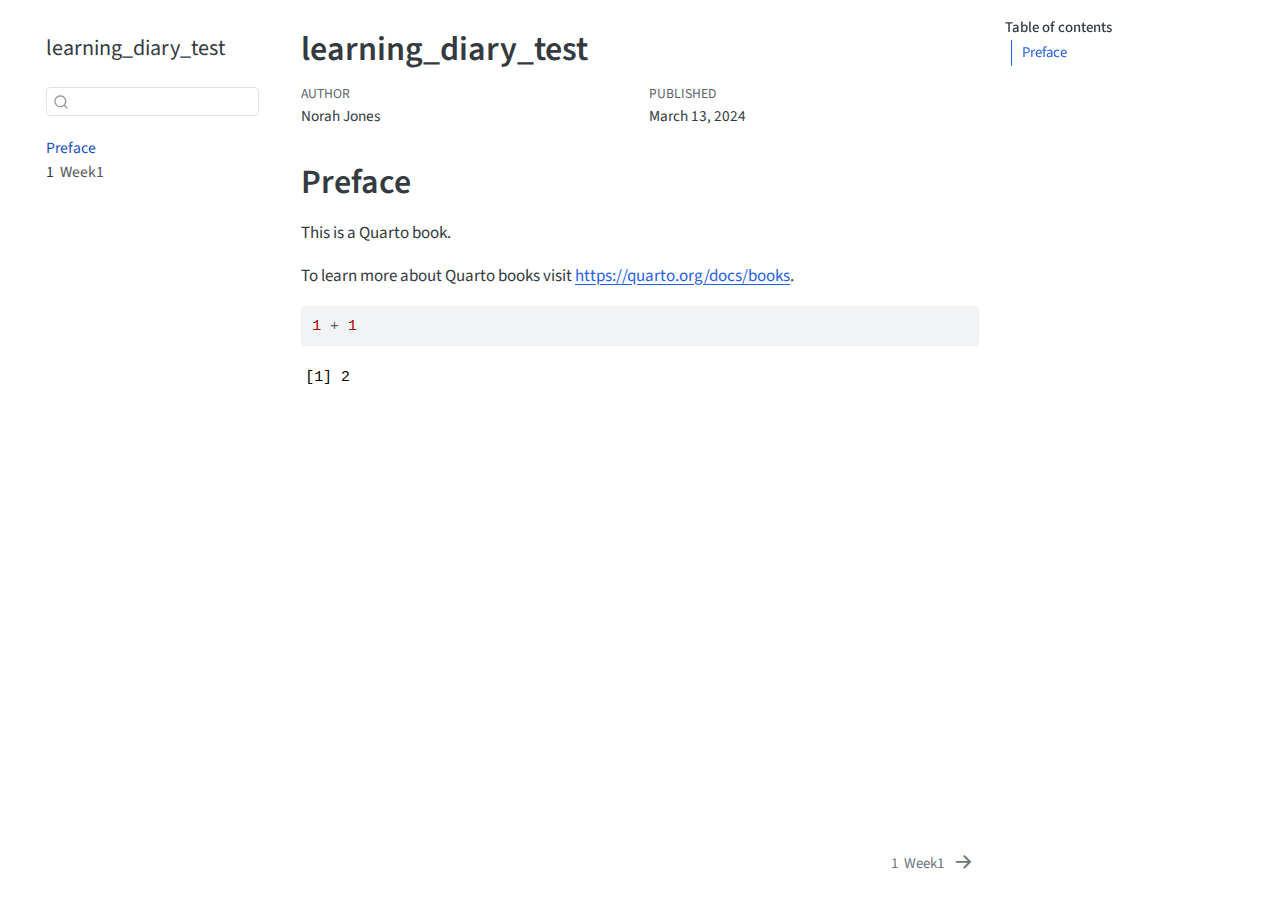
<file: _book/index.html>
<!DOCTYPE html>
<html xmlns="http://www.w3.org/1999/xhtml" lang="en" xml:lang="en"><head>

<meta charset="utf-8">
<meta name="generator" content="quarto-1.4.549">

<meta name="viewport" content="width=device-width, initial-scale=1.0, user-scalable=yes">

<meta name="author" content="Norah Jones">
<meta name="dcterms.date" content="2024-03-13">

<title>learning_diary_test</title>
<style>
code{white-space: pre-wrap;}
span.smallcaps{font-variant: small-caps;}
div.columns{display: flex; gap: min(4vw, 1.5em);}
div.column{flex: auto; overflow-x: auto;}
div.hanging-indent{margin-left: 1.5em; text-indent: -1.5em;}
ul.task-list{list-style: none;}
ul.task-list li input[type="checkbox"] {
  width: 0.8em;
  margin: 0 0.8em 0.2em -1em; /* quarto-specific, see https://github.com/quarto-dev/quarto-cli/issues/4556 */ 
  vertical-align: middle;
}
/* CSS for syntax highlighting */
pre > code.sourceCode { white-space: pre; position: relative; }
pre > code.sourceCode > span { line-height: 1.25; }
pre > code.sourceCode > span:empty { height: 1.2em; }
.sourceCode { overflow: visible; }
code.sourceCode > span { color: inherit; text-decoration: inherit; }
div.sourceCode { margin: 1em 0; }
pre.sourceCode { margin: 0; }
@media screen {
div.sourceCode { overflow: auto; }
}
@media print {
pre > code.sourceCode { white-space: pre-wrap; }
pre > code.sourceCode > span { text-indent: -5em; padding-left: 5em; }
}
pre.numberSource code
  { counter-reset: source-line 0; }
pre.numberSource code > span
  { position: relative; left: -4em; counter-increment: source-line; }
pre.numberSource code > span > a:first-child::before
  { content: counter(source-line);
    position: relative; left: -1em; text-align: right; vertical-align: baseline;
    border: none; display: inline-block;
    -webkit-touch-callout: none; -webkit-user-select: none;
    -khtml-user-select: none; -moz-user-select: none;
    -ms-user-select: none; user-select: none;
    padding: 0 4px; width: 4em;
  }
pre.numberSource { margin-left: 3em;  padding-left: 4px; }
div.sourceCode
  {   }
@media screen {
pre > code.sourceCode > span > a:first-child::before { text-decoration: underline; }
}
</style>


<script src="site_libs/quarto-nav/quarto-nav.js"></script>
<script src="site_libs/quarto-nav/headroom.min.js"></script>
<script src="site_libs/clipboard/clipboard.min.js"></script>
<script src="site_libs/quarto-search/autocomplete.umd.js"></script>
<script src="site_libs/quarto-search/fuse.min.js"></script>
<script src="site_libs/quarto-search/quarto-search.js"></script>
<meta name="quarto:offset" content="./">
<link href="./Week1.html" rel="next">
<script src="site_libs/quarto-html/quarto.js"></script>
<script src="site_libs/quarto-html/popper.min.js"></script>
<script src="site_libs/quarto-html/tippy.umd.min.js"></script>
<script src="site_libs/quarto-html/anchor.min.js"></script>
<link href="site_libs/quarto-html/tippy.css" rel="stylesheet">
<link href="site_libs/quarto-html/quarto-syntax-highlighting.css" rel="stylesheet" id="quarto-text-highlighting-styles">
<script src="site_libs/bootstrap/bootstrap.min.js"></script>
<link href="site_libs/bootstrap/bootstrap-icons.css" rel="stylesheet">
<link href="site_libs/bootstrap/bootstrap.min.css" rel="stylesheet" id="quarto-bootstrap" data-mode="light">
<script id="quarto-search-options" type="application/json">{
  "location": "sidebar",
  "copy-button": false,
  "collapse-after": 3,
  "panel-placement": "start",
  "type": "textbox",
  "limit": 50,
  "keyboard-shortcut": [
    "f",
    "/",
    "s"
  ],
  "show-item-context": false,
  "language": {
    "search-no-results-text": "No results",
    "search-matching-documents-text": "matching documents",
    "search-copy-link-title": "Copy link to search",
    "search-hide-matches-text": "Hide additional matches",
    "search-more-match-text": "more match in this document",
    "search-more-matches-text": "more matches in this document",
    "search-clear-button-title": "Clear",
    "search-text-placeholder": "",
    "search-detached-cancel-button-title": "Cancel",
    "search-submit-button-title": "Submit",
    "search-label": "Search"
  }
}</script>


</head>

<body class="nav-sidebar floating">

<div id="quarto-search-results"></div>
  <header id="quarto-header" class="headroom fixed-top">
  <nav class="quarto-secondary-nav">
    <div class="container-fluid d-flex">
      <button type="button" class="quarto-btn-toggle btn" data-bs-toggle="collapse" data-bs-target=".quarto-sidebar-collapse-item" aria-controls="quarto-sidebar" aria-expanded="false" aria-label="Toggle sidebar navigation" onclick="if (window.quartoToggleHeadroom) { window.quartoToggleHeadroom(); }">
        <i class="bi bi-layout-text-sidebar-reverse"></i>
      </button>
        <nav class="quarto-page-breadcrumbs" aria-label="breadcrumb"><ol class="breadcrumb"><li class="breadcrumb-item"><a href="./index.html">Preface</a></li></ol></nav>
        <a class="flex-grow-1" role="button" data-bs-toggle="collapse" data-bs-target=".quarto-sidebar-collapse-item" aria-controls="quarto-sidebar" aria-expanded="false" aria-label="Toggle sidebar navigation" onclick="if (window.quartoToggleHeadroom) { window.quartoToggleHeadroom(); }">      
        </a>
      <button type="button" class="btn quarto-search-button" aria-label="" onclick="window.quartoOpenSearch();">
        <i class="bi bi-search"></i>
      </button>
    </div>
  </nav>
</header>
<!-- content -->
<div id="quarto-content" class="quarto-container page-columns page-rows-contents page-layout-article">
<!-- sidebar -->
  <nav id="quarto-sidebar" class="sidebar collapse collapse-horizontal quarto-sidebar-collapse-item sidebar-navigation floating overflow-auto">
    <div class="pt-lg-2 mt-2 text-left sidebar-header">
    <div class="sidebar-title mb-0 py-0">
      <a href="./">learning_diary_test</a> 
    </div>
      </div>
        <div class="mt-2 flex-shrink-0 align-items-center">
        <div class="sidebar-search">
        <div id="quarto-search" class="" title="Search"></div>
        </div>
        </div>
    <div class="sidebar-menu-container"> 
    <ul class="list-unstyled mt-1">
        <li class="sidebar-item">
  <div class="sidebar-item-container"> 
  <a href="./index.html" class="sidebar-item-text sidebar-link active">
 <span class="menu-text">Preface</span></a>
  </div>
</li>
        <li class="sidebar-item">
  <div class="sidebar-item-container"> 
  <a href="./Week1.html" class="sidebar-item-text sidebar-link">
 <span class="menu-text"><span class="chapter-number">1</span>&nbsp; <span class="chapter-title">Week1</span></span></a>
  </div>
</li>
    </ul>
    </div>
</nav>
<div id="quarto-sidebar-glass" class="quarto-sidebar-collapse-item" data-bs-toggle="collapse" data-bs-target=".quarto-sidebar-collapse-item"></div>
<!-- margin-sidebar -->
    <div id="quarto-margin-sidebar" class="sidebar margin-sidebar">
        <nav id="TOC" role="doc-toc" class="toc-active">
    <h2 id="toc-title">Table of contents</h2>
   
  <ul>
  <li><a href="#preface" id="toc-preface" class="nav-link active" data-scroll-target="#preface">Preface</a></li>
  </ul>
</nav>
    </div>
<!-- main -->
<main class="content" id="quarto-document-content">

<header id="title-block-header" class="quarto-title-block default">
<div class="quarto-title">
<h1 class="title">learning_diary_test</h1>
</div>



<div class="quarto-title-meta">

    <div>
    <div class="quarto-title-meta-heading">Author</div>
    <div class="quarto-title-meta-contents">
             <p>Norah Jones </p>
          </div>
  </div>
    
    <div>
    <div class="quarto-title-meta-heading">Published</div>
    <div class="quarto-title-meta-contents">
      <p class="date">March 13, 2024</p>
    </div>
  </div>
  
    
  </div>
  


</header>


<section id="preface" class="level1 unnumbered">
<h1 class="unnumbered">Preface</h1>
<p>This is a Quarto book.</p>
<p>To learn more about Quarto books visit <a href="https://quarto.org/docs/books" class="uri">https://quarto.org/docs/books</a>.</p>
<div class="cell">
<div class="sourceCode cell-code" id="cb1"><pre class="sourceCode r code-with-copy"><code class="sourceCode r"><span id="cb1-1"><a href="#cb1-1" aria-hidden="true" tabindex="-1"></a><span class="dv">1</span> <span class="sc">+</span> <span class="dv">1</span></span></code><button title="Copy to Clipboard" class="code-copy-button"><i class="bi"></i></button></pre></div>
<div class="cell-output cell-output-stdout">
<pre><code>[1] 2</code></pre>
</div>
</div>


</section>

</main> <!-- /main -->
<script id="quarto-html-after-body" type="application/javascript">
window.document.addEventListener("DOMContentLoaded", function (event) {
  const toggleBodyColorMode = (bsSheetEl) => {
    const mode = bsSheetEl.getAttribute("data-mode");
    const bodyEl = window.document.querySelector("body");
    if (mode === "dark") {
      bodyEl.classList.add("quarto-dark");
      bodyEl.classList.remove("quarto-light");
    } else {
      bodyEl.classList.add("quarto-light");
      bodyEl.classList.remove("quarto-dark");
    }
  }
  const toggleBodyColorPrimary = () => {
    const bsSheetEl = window.document.querySelector("link#quarto-bootstrap");
    if (bsSheetEl) {
      toggleBodyColorMode(bsSheetEl);
    }
  }
  toggleBodyColorPrimary();  
  const icon = "";
  const anchorJS = new window.AnchorJS();
  anchorJS.options = {
    placement: 'right',
    icon: icon
  };
  anchorJS.add('.anchored');
  const isCodeAnnotation = (el) => {
    for (const clz of el.classList) {
      if (clz.startsWith('code-annotation-')) {                     
        return true;
      }
    }
    return false;
  }
  const clipboard = new window.ClipboardJS('.code-copy-button', {
    text: function(trigger) {
      const codeEl = trigger.previousElementSibling.cloneNode(true);
      for (const childEl of codeEl.children) {
        if (isCodeAnnotation(childEl)) {
          childEl.remove();
        }
      }
      return codeEl.innerText;
    }
  });
  clipboard.on('success', function(e) {
    // button target
    const button = e.trigger;
    // don't keep focus
    button.blur();
    // flash "checked"
    button.classList.add('code-copy-button-checked');
    var currentTitle = button.getAttribute("title");
    button.setAttribute("title", "Copied!");
    let tooltip;
    if (window.bootstrap) {
      button.setAttribute("data-bs-toggle", "tooltip");
      button.setAttribute("data-bs-placement", "left");
      button.setAttribute("data-bs-title", "Copied!");
      tooltip = new bootstrap.Tooltip(button, 
        { trigger: "manual", 
          customClass: "code-copy-button-tooltip",
          offset: [0, -8]});
      tooltip.show();    
    }
    setTimeout(function() {
      if (tooltip) {
        tooltip.hide();
        button.removeAttribute("data-bs-title");
        button.removeAttribute("data-bs-toggle");
        button.removeAttribute("data-bs-placement");
      }
      button.setAttribute("title", currentTitle);
      button.classList.remove('code-copy-button-checked');
    }, 1000);
    // clear code selection
    e.clearSelection();
  });
  function tippyHover(el, contentFn, onTriggerFn, onUntriggerFn) {
    const config = {
      allowHTML: true,
      maxWidth: 500,
      delay: 100,
      arrow: false,
      appendTo: function(el) {
          return el.parentElement;
      },
      interactive: true,
      interactiveBorder: 10,
      theme: 'quarto',
      placement: 'bottom-start',
    };
    if (contentFn) {
      config.content = contentFn;
    }
    if (onTriggerFn) {
      config.onTrigger = onTriggerFn;
    }
    if (onUntriggerFn) {
      config.onUntrigger = onUntriggerFn;
    }
    window.tippy(el, config); 
  }
  const noterefs = window.document.querySelectorAll('a[role="doc-noteref"]');
  for (var i=0; i<noterefs.length; i++) {
    const ref = noterefs[i];
    tippyHover(ref, function() {
      // use id or data attribute instead here
      let href = ref.getAttribute('data-footnote-href') || ref.getAttribute('href');
      try { href = new URL(href).hash; } catch {}
      const id = href.replace(/^#\/?/, "");
      const note = window.document.getElementById(id);
      return note.innerHTML;
    });
  }
  const xrefs = window.document.querySelectorAll('a.quarto-xref');
  const processXRef = (id, note) => {
    // Strip column container classes
    const stripColumnClz = (el) => {
      el.classList.remove("page-full", "page-columns");
      if (el.children) {
        for (const child of el.children) {
          stripColumnClz(child);
        }
      }
    }
    stripColumnClz(note)
    if (id === null || id.startsWith('sec-')) {
      // Special case sections, only their first couple elements
      const container = document.createElement("div");
      if (note.children && note.children.length > 2) {
        container.appendChild(note.children[0].cloneNode(true));
        for (let i = 1; i < note.children.length; i++) {
          const child = note.children[i];
          if (child.tagName === "P" && child.innerText === "") {
            continue;
          } else {
            container.appendChild(child.cloneNode(true));
            break;
          }
        }
        if (window.Quarto?.typesetMath) {
          window.Quarto.typesetMath(container);
        }
        return container.innerHTML
      } else {
        if (window.Quarto?.typesetMath) {
          window.Quarto.typesetMath(note);
        }
        return note.innerHTML;
      }
    } else {
      // Remove any anchor links if they are present
      const anchorLink = note.querySelector('a.anchorjs-link');
      if (anchorLink) {
        anchorLink.remove();
      }
      if (window.Quarto?.typesetMath) {
        window.Quarto.typesetMath(note);
      }
      // TODO in 1.5, we should make sure this works without a callout special case
      if (note.classList.contains("callout")) {
        return note.outerHTML;
      } else {
        return note.innerHTML;
      }
    }
  }
  for (var i=0; i<xrefs.length; i++) {
    const xref = xrefs[i];
    tippyHover(xref, undefined, function(instance) {
      instance.disable();
      let url = xref.getAttribute('href');
      let hash = undefined; 
      if (url.startsWith('#')) {
        hash = url;
      } else {
        try { hash = new URL(url).hash; } catch {}
      }
      if (hash) {
        const id = hash.replace(/^#\/?/, "");
        const note = window.document.getElementById(id);
        if (note !== null) {
          try {
            const html = processXRef(id, note.cloneNode(true));
            instance.setContent(html);
          } finally {
            instance.enable();
            instance.show();
          }
        } else {
          // See if we can fetch this
          fetch(url.split('#')[0])
          .then(res => res.text())
          .then(html => {
            const parser = new DOMParser();
            const htmlDoc = parser.parseFromString(html, "text/html");
            const note = htmlDoc.getElementById(id);
            if (note !== null) {
              const html = processXRef(id, note);
              instance.setContent(html);
            } 
          }).finally(() => {
            instance.enable();
            instance.show();
          });
        }
      } else {
        // See if we can fetch a full url (with no hash to target)
        // This is a special case and we should probably do some content thinning / targeting
        fetch(url)
        .then(res => res.text())
        .then(html => {
          const parser = new DOMParser();
          const htmlDoc = parser.parseFromString(html, "text/html");
          const note = htmlDoc.querySelector('main.content');
          if (note !== null) {
            // This should only happen for chapter cross references
            // (since there is no id in the URL)
            // remove the first header
            if (note.children.length > 0 && note.children[0].tagName === "HEADER") {
              note.children[0].remove();
            }
            const html = processXRef(null, note);
            instance.setContent(html);
          } 
        }).finally(() => {
          instance.enable();
          instance.show();
        });
      }
    }, function(instance) {
    });
  }
      let selectedAnnoteEl;
      const selectorForAnnotation = ( cell, annotation) => {
        let cellAttr = 'data-code-cell="' + cell + '"';
        let lineAttr = 'data-code-annotation="' +  annotation + '"';
        const selector = 'span[' + cellAttr + '][' + lineAttr + ']';
        return selector;
      }
      const selectCodeLines = (annoteEl) => {
        const doc = window.document;
        const targetCell = annoteEl.getAttribute("data-target-cell");
        const targetAnnotation = annoteEl.getAttribute("data-target-annotation");
        const annoteSpan = window.document.querySelector(selectorForAnnotation(targetCell, targetAnnotation));
        const lines = annoteSpan.getAttribute("data-code-lines").split(",");
        const lineIds = lines.map((line) => {
          return targetCell + "-" + line;
        })
        let top = null;
        let height = null;
        let parent = null;
        if (lineIds.length > 0) {
            //compute the position of the single el (top and bottom and make a div)
            const el = window.document.getElementById(lineIds[0]);
            top = el.offsetTop;
            height = el.offsetHeight;
            parent = el.parentElement.parentElement;
          if (lineIds.length > 1) {
            const lastEl = window.document.getElementById(lineIds[lineIds.length - 1]);
            const bottom = lastEl.offsetTop + lastEl.offsetHeight;
            height = bottom - top;
          }
          if (top !== null && height !== null && parent !== null) {
            // cook up a div (if necessary) and position it 
            let div = window.document.getElementById("code-annotation-line-highlight");
            if (div === null) {
              div = window.document.createElement("div");
              div.setAttribute("id", "code-annotation-line-highlight");
              div.style.position = 'absolute';
              parent.appendChild(div);
            }
            div.style.top = top - 2 + "px";
            div.style.height = height + 4 + "px";
            div.style.left = 0;
            let gutterDiv = window.document.getElementById("code-annotation-line-highlight-gutter");
            if (gutterDiv === null) {
              gutterDiv = window.document.createElement("div");
              gutterDiv.setAttribute("id", "code-annotation-line-highlight-gutter");
              gutterDiv.style.position = 'absolute';
              const codeCell = window.document.getElementById(targetCell);
              const gutter = codeCell.querySelector('.code-annotation-gutter');
              gutter.appendChild(gutterDiv);
            }
            gutterDiv.style.top = top - 2 + "px";
            gutterDiv.style.height = height + 4 + "px";
          }
          selectedAnnoteEl = annoteEl;
        }
      };
      const unselectCodeLines = () => {
        const elementsIds = ["code-annotation-line-highlight", "code-annotation-line-highlight-gutter"];
        elementsIds.forEach((elId) => {
          const div = window.document.getElementById(elId);
          if (div) {
            div.remove();
          }
        });
        selectedAnnoteEl = undefined;
      };
        // Handle positioning of the toggle
    window.addEventListener(
      "resize",
      throttle(() => {
        elRect = undefined;
        if (selectedAnnoteEl) {
          selectCodeLines(selectedAnnoteEl);
        }
      }, 10)
    );
    function throttle(fn, ms) {
    let throttle = false;
    let timer;
      return (...args) => {
        if(!throttle) { // first call gets through
            fn.apply(this, args);
            throttle = true;
        } else { // all the others get throttled
            if(timer) clearTimeout(timer); // cancel #2
            timer = setTimeout(() => {
              fn.apply(this, args);
              timer = throttle = false;
            }, ms);
        }
      };
    }
      // Attach click handler to the DT
      const annoteDls = window.document.querySelectorAll('dt[data-target-cell]');
      for (const annoteDlNode of annoteDls) {
        annoteDlNode.addEventListener('click', (event) => {
          const clickedEl = event.target;
          if (clickedEl !== selectedAnnoteEl) {
            unselectCodeLines();
            const activeEl = window.document.querySelector('dt[data-target-cell].code-annotation-active');
            if (activeEl) {
              activeEl.classList.remove('code-annotation-active');
            }
            selectCodeLines(clickedEl);
            clickedEl.classList.add('code-annotation-active');
          } else {
            // Unselect the line
            unselectCodeLines();
            clickedEl.classList.remove('code-annotation-active');
          }
        });
      }
  const findCites = (el) => {
    const parentEl = el.parentElement;
    if (parentEl) {
      const cites = parentEl.dataset.cites;
      if (cites) {
        return {
          el,
          cites: cites.split(' ')
        };
      } else {
        return findCites(el.parentElement)
      }
    } else {
      return undefined;
    }
  };
  var bibliorefs = window.document.querySelectorAll('a[role="doc-biblioref"]');
  for (var i=0; i<bibliorefs.length; i++) {
    const ref = bibliorefs[i];
    const citeInfo = findCites(ref);
    if (citeInfo) {
      tippyHover(citeInfo.el, function() {
        var popup = window.document.createElement('div');
        citeInfo.cites.forEach(function(cite) {
          var citeDiv = window.document.createElement('div');
          citeDiv.classList.add('hanging-indent');
          citeDiv.classList.add('csl-entry');
          var biblioDiv = window.document.getElementById('ref-' + cite);
          if (biblioDiv) {
            citeDiv.innerHTML = biblioDiv.innerHTML;
          }
          popup.appendChild(citeDiv);
        });
        return popup.innerHTML;
      });
    }
  }
});
</script>
<nav class="page-navigation">
  <div class="nav-page nav-page-previous">
  </div>
  <div class="nav-page nav-page-next">
      <a href="./Week1.html" class="pagination-link" aria-label="<span class='chapter-number'>1</span>&nbsp; <span class='chapter-title'>Week1</span>">
        <span class="nav-page-text"><span class="chapter-number">1</span>&nbsp; <span class="chapter-title">Week1</span></span> <i class="bi bi-arrow-right-short"></i>
      </a>
  </div>
</nav>
</div> <!-- /content -->




</body></html>
</file>
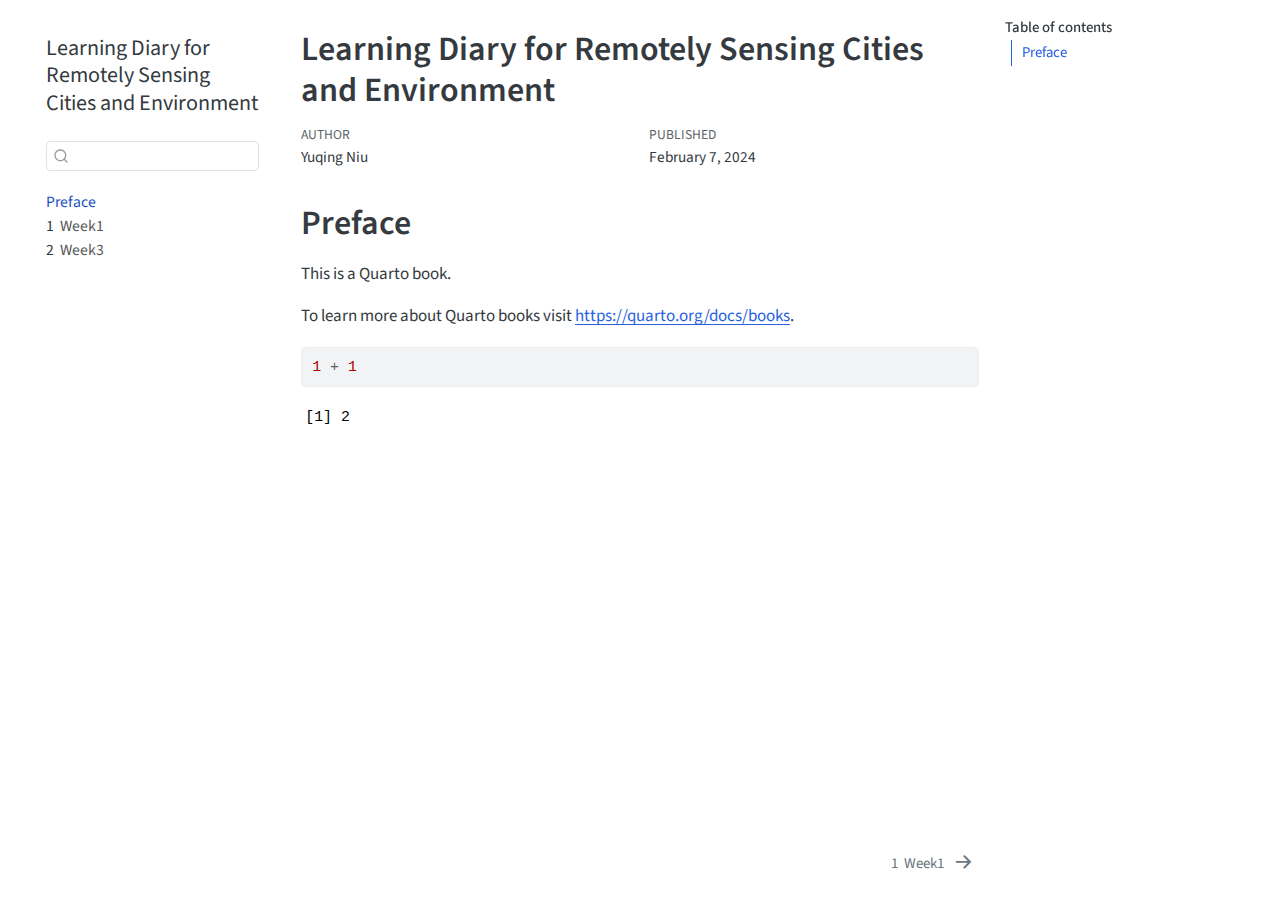
<file: content/docs/index.html>
<!DOCTYPE html>
<html xmlns="http://www.w3.org/1999/xhtml" lang="en" xml:lang="en"><head>

<meta charset="utf-8">
<meta name="generator" content="quarto-1.4.549">

<meta name="viewport" content="width=device-width, initial-scale=1.0, user-scalable=yes">

<meta name="author" content="Yuqing Niu">
<meta name="dcterms.date" content="2024-02-07">

<title>Learning Diary for Remotely Sensing Cities and Environment</title>
<style>
code{white-space: pre-wrap;}
span.smallcaps{font-variant: small-caps;}
div.columns{display: flex; gap: min(4vw, 1.5em);}
div.column{flex: auto; overflow-x: auto;}
div.hanging-indent{margin-left: 1.5em; text-indent: -1.5em;}
ul.task-list{list-style: none;}
ul.task-list li input[type="checkbox"] {
  width: 0.8em;
  margin: 0 0.8em 0.2em -1em; /* quarto-specific, see https://github.com/quarto-dev/quarto-cli/issues/4556 */ 
  vertical-align: middle;
}
/* CSS for syntax highlighting */
pre > code.sourceCode { white-space: pre; position: relative; }
pre > code.sourceCode > span { line-height: 1.25; }
pre > code.sourceCode > span:empty { height: 1.2em; }
.sourceCode { overflow: visible; }
code.sourceCode > span { color: inherit; text-decoration: inherit; }
div.sourceCode { margin: 1em 0; }
pre.sourceCode { margin: 0; }
@media screen {
div.sourceCode { overflow: auto; }
}
@media print {
pre > code.sourceCode { white-space: pre-wrap; }
pre > code.sourceCode > span { text-indent: -5em; padding-left: 5em; }
}
pre.numberSource code
  { counter-reset: source-line 0; }
pre.numberSource code > span
  { position: relative; left: -4em; counter-increment: source-line; }
pre.numberSource code > span > a:first-child::before
  { content: counter(source-line);
    position: relative; left: -1em; text-align: right; vertical-align: baseline;
    border: none; display: inline-block;
    -webkit-touch-callout: none; -webkit-user-select: none;
    -khtml-user-select: none; -moz-user-select: none;
    -ms-user-select: none; user-select: none;
    padding: 0 4px; width: 4em;
  }
pre.numberSource { margin-left: 3em;  padding-left: 4px; }
div.sourceCode
  {   }
@media screen {
pre > code.sourceCode > span > a:first-child::before { text-decoration: underline; }
}
</style>


<script src="site_libs/quarto-nav/quarto-nav.js"></script>
<script src="site_libs/quarto-nav/headroom.min.js"></script>
<script src="site_libs/clipboard/clipboard.min.js"></script>
<script src="site_libs/quarto-search/autocomplete.umd.js"></script>
<script src="site_libs/quarto-search/fuse.min.js"></script>
<script src="site_libs/quarto-search/quarto-search.js"></script>
<meta name="quarto:offset" content="./">
<link href="./Week1.html" rel="next">
<script src="site_libs/quarto-html/quarto.js"></script>
<script src="site_libs/quarto-html/popper.min.js"></script>
<script src="site_libs/quarto-html/tippy.umd.min.js"></script>
<script src="site_libs/quarto-html/anchor.min.js"></script>
<link href="site_libs/quarto-html/tippy.css" rel="stylesheet">
<link href="site_libs/quarto-html/quarto-syntax-highlighting.css" rel="stylesheet" id="quarto-text-highlighting-styles">
<script src="site_libs/bootstrap/bootstrap.min.js"></script>
<link href="site_libs/bootstrap/bootstrap-icons.css" rel="stylesheet">
<link href="site_libs/bootstrap/bootstrap.min.css" rel="stylesheet" id="quarto-bootstrap" data-mode="light">
<script id="quarto-search-options" type="application/json">{
  "location": "sidebar",
  "copy-button": false,
  "collapse-after": 3,
  "panel-placement": "start",
  "type": "textbox",
  "limit": 50,
  "keyboard-shortcut": [
    "f",
    "/",
    "s"
  ],
  "show-item-context": false,
  "language": {
    "search-no-results-text": "No results",
    "search-matching-documents-text": "matching documents",
    "search-copy-link-title": "Copy link to search",
    "search-hide-matches-text": "Hide additional matches",
    "search-more-match-text": "more match in this document",
    "search-more-matches-text": "more matches in this document",
    "search-clear-button-title": "Clear",
    "search-text-placeholder": "",
    "search-detached-cancel-button-title": "Cancel",
    "search-submit-button-title": "Submit",
    "search-label": "Search"
  }
}</script>


</head>

<body class="nav-sidebar floating">

<div id="quarto-search-results"></div>
  <header id="quarto-header" class="headroom fixed-top">
  <nav class="quarto-secondary-nav">
    <div class="container-fluid d-flex">
      <button type="button" class="quarto-btn-toggle btn" data-bs-toggle="collapse" data-bs-target=".quarto-sidebar-collapse-item" aria-controls="quarto-sidebar" aria-expanded="false" aria-label="Toggle sidebar navigation" onclick="if (window.quartoToggleHeadroom) { window.quartoToggleHeadroom(); }">
        <i class="bi bi-layout-text-sidebar-reverse"></i>
      </button>
        <nav class="quarto-page-breadcrumbs" aria-label="breadcrumb"><ol class="breadcrumb"><li class="breadcrumb-item"><a href="./index.html">Preface</a></li></ol></nav>
        <a class="flex-grow-1" role="button" data-bs-toggle="collapse" data-bs-target=".quarto-sidebar-collapse-item" aria-controls="quarto-sidebar" aria-expanded="false" aria-label="Toggle sidebar navigation" onclick="if (window.quartoToggleHeadroom) { window.quartoToggleHeadroom(); }">      
        </a>
      <button type="button" class="btn quarto-search-button" aria-label="" onclick="window.quartoOpenSearch();">
        <i class="bi bi-search"></i>
      </button>
    </div>
  </nav>
</header>
<!-- content -->
<div id="quarto-content" class="quarto-container page-columns page-rows-contents page-layout-article">
<!-- sidebar -->
  <nav id="quarto-sidebar" class="sidebar collapse collapse-horizontal quarto-sidebar-collapse-item sidebar-navigation floating overflow-auto">
    <div class="pt-lg-2 mt-2 text-left sidebar-header">
    <div class="sidebar-title mb-0 py-0">
      <a href="./">Learning Diary for Remotely Sensing Cities and Environment</a> 
    </div>
      </div>
        <div class="mt-2 flex-shrink-0 align-items-center">
        <div class="sidebar-search">
        <div id="quarto-search" class="" title="Search"></div>
        </div>
        </div>
    <div class="sidebar-menu-container"> 
    <ul class="list-unstyled mt-1">
        <li class="sidebar-item">
  <div class="sidebar-item-container"> 
  <a href="./index.html" class="sidebar-item-text sidebar-link active">
 <span class="menu-text">Preface</span></a>
  </div>
</li>
        <li class="sidebar-item">
  <div class="sidebar-item-container"> 
  <a href="./Week1.html" class="sidebar-item-text sidebar-link">
 <span class="menu-text"><span class="chapter-number">1</span>&nbsp; <span class="chapter-title">Week1</span></span></a>
  </div>
</li>
        <li class="sidebar-item">
  <div class="sidebar-item-container"> 
  <a href="./Week3.html" class="sidebar-item-text sidebar-link">
 <span class="menu-text"><span class="chapter-number">2</span>&nbsp; <span class="chapter-title">Week3</span></span></a>
  </div>
</li>
    </ul>
    </div>
</nav>
<div id="quarto-sidebar-glass" class="quarto-sidebar-collapse-item" data-bs-toggle="collapse" data-bs-target=".quarto-sidebar-collapse-item"></div>
<!-- margin-sidebar -->
    <div id="quarto-margin-sidebar" class="sidebar margin-sidebar">
        <nav id="TOC" role="doc-toc" class="toc-active">
    <h2 id="toc-title">Table of contents</h2>
   
  <ul>
  <li><a href="#preface" id="toc-preface" class="nav-link active" data-scroll-target="#preface">Preface</a></li>
  </ul>
</nav>
    </div>
<!-- main -->
<main class="content" id="quarto-document-content">

<header id="title-block-header" class="quarto-title-block default">
<div class="quarto-title">
<h1 class="title">Learning Diary for Remotely Sensing Cities and Environment</h1>
</div>



<div class="quarto-title-meta">

    <div>
    <div class="quarto-title-meta-heading">Author</div>
    <div class="quarto-title-meta-contents">
             <p>Yuqing Niu </p>
          </div>
  </div>
    
    <div>
    <div class="quarto-title-meta-heading">Published</div>
    <div class="quarto-title-meta-contents">
      <p class="date">February 7, 2024</p>
    </div>
  </div>
  
    
  </div>
  


</header>


<section id="preface" class="level1 unnumbered">
<h1 class="unnumbered">Preface</h1>
<p>This is a Quarto book.</p>
<p>To learn more about Quarto books visit <a href="https://quarto.org/docs/books" class="uri">https://quarto.org/docs/books</a>.</p>
<div class="cell">
<div class="sourceCode cell-code" id="cb1"><pre class="sourceCode r code-with-copy"><code class="sourceCode r"><span id="cb1-1"><a href="#cb1-1" aria-hidden="true" tabindex="-1"></a><span class="dv">1</span> <span class="sc">+</span> <span class="dv">1</span></span></code><button title="Copy to Clipboard" class="code-copy-button"><i class="bi"></i></button></pre></div>
<div class="cell-output cell-output-stdout">
<pre><code>[1] 2</code></pre>
</div>
</div>


</section>

</main> <!-- /main -->
<script id="quarto-html-after-body" type="application/javascript">
window.document.addEventListener("DOMContentLoaded", function (event) {
  const toggleBodyColorMode = (bsSheetEl) => {
    const mode = bsSheetEl.getAttribute("data-mode");
    const bodyEl = window.document.querySelector("body");
    if (mode === "dark") {
      bodyEl.classList.add("quarto-dark");
      bodyEl.classList.remove("quarto-light");
    } else {
      bodyEl.classList.add("quarto-light");
      bodyEl.classList.remove("quarto-dark");
    }
  }
  const toggleBodyColorPrimary = () => {
    const bsSheetEl = window.document.querySelector("link#quarto-bootstrap");
    if (bsSheetEl) {
      toggleBodyColorMode(bsSheetEl);
    }
  }
  toggleBodyColorPrimary();  
  const icon = "";
  const anchorJS = new window.AnchorJS();
  anchorJS.options = {
    placement: 'right',
    icon: icon
  };
  anchorJS.add('.anchored');
  const isCodeAnnotation = (el) => {
    for (const clz of el.classList) {
      if (clz.startsWith('code-annotation-')) {                     
        return true;
      }
    }
    return false;
  }
  const clipboard = new window.ClipboardJS('.code-copy-button', {
    text: function(trigger) {
      const codeEl = trigger.previousElementSibling.cloneNode(true);
      for (const childEl of codeEl.children) {
        if (isCodeAnnotation(childEl)) {
          childEl.remove();
        }
      }
      return codeEl.innerText;
    }
  });
  clipboard.on('success', function(e) {
    // button target
    const button = e.trigger;
    // don't keep focus
    button.blur();
    // flash "checked"
    button.classList.add('code-copy-button-checked');
    var currentTitle = button.getAttribute("title");
    button.setAttribute("title", "Copied!");
    let tooltip;
    if (window.bootstrap) {
      button.setAttribute("data-bs-toggle", "tooltip");
      button.setAttribute("data-bs-placement", "left");
      button.setAttribute("data-bs-title", "Copied!");
      tooltip = new bootstrap.Tooltip(button, 
        { trigger: "manual", 
          customClass: "code-copy-button-tooltip",
          offset: [0, -8]});
      tooltip.show();    
    }
    setTimeout(function() {
      if (tooltip) {
        tooltip.hide();
        button.removeAttribute("data-bs-title");
        button.removeAttribute("data-bs-toggle");
        button.removeAttribute("data-bs-placement");
      }
      button.setAttribute("title", currentTitle);
      button.classList.remove('code-copy-button-checked');
    }, 1000);
    // clear code selection
    e.clearSelection();
  });
  function tippyHover(el, contentFn, onTriggerFn, onUntriggerFn) {
    const config = {
      allowHTML: true,
      maxWidth: 500,
      delay: 100,
      arrow: false,
      appendTo: function(el) {
          return el.parentElement;
      },
      interactive: true,
      interactiveBorder: 10,
      theme: 'quarto',
      placement: 'bottom-start',
    };
    if (contentFn) {
      config.content = contentFn;
    }
    if (onTriggerFn) {
      config.onTrigger = onTriggerFn;
    }
    if (onUntriggerFn) {
      config.onUntrigger = onUntriggerFn;
    }
    window.tippy(el, config); 
  }
  const noterefs = window.document.querySelectorAll('a[role="doc-noteref"]');
  for (var i=0; i<noterefs.length; i++) {
    const ref = noterefs[i];
    tippyHover(ref, function() {
      // use id or data attribute instead here
      let href = ref.getAttribute('data-footnote-href') || ref.getAttribute('href');
      try { href = new URL(href).hash; } catch {}
      const id = href.replace(/^#\/?/, "");
      const note = window.document.getElementById(id);
      return note.innerHTML;
    });
  }
  const xrefs = window.document.querySelectorAll('a.quarto-xref');
  const processXRef = (id, note) => {
    // Strip column container classes
    const stripColumnClz = (el) => {
      el.classList.remove("page-full", "page-columns");
      if (el.children) {
        for (const child of el.children) {
          stripColumnClz(child);
        }
      }
    }
    stripColumnClz(note)
    if (id === null || id.startsWith('sec-')) {
      // Special case sections, only their first couple elements
      const container = document.createElement("div");
      if (note.children && note.children.length > 2) {
        container.appendChild(note.children[0].cloneNode(true));
        for (let i = 1; i < note.children.length; i++) {
          const child = note.children[i];
          if (child.tagName === "P" && child.innerText === "") {
            continue;
          } else {
            container.appendChild(child.cloneNode(true));
            break;
          }
        }
        if (window.Quarto?.typesetMath) {
          window.Quarto.typesetMath(container);
        }
        return container.innerHTML
      } else {
        if (window.Quarto?.typesetMath) {
          window.Quarto.typesetMath(note);
        }
        return note.innerHTML;
      }
    } else {
      // Remove any anchor links if they are present
      const anchorLink = note.querySelector('a.anchorjs-link');
      if (anchorLink) {
        anchorLink.remove();
      }
      if (window.Quarto?.typesetMath) {
        window.Quarto.typesetMath(note);
      }
      // TODO in 1.5, we should make sure this works without a callout special case
      if (note.classList.contains("callout")) {
        return note.outerHTML;
      } else {
        return note.innerHTML;
      }
    }
  }
  for (var i=0; i<xrefs.length; i++) {
    const xref = xrefs[i];
    tippyHover(xref, undefined, function(instance) {
      instance.disable();
      let url = xref.getAttribute('href');
      let hash = undefined; 
      if (url.startsWith('#')) {
        hash = url;
      } else {
        try { hash = new URL(url).hash; } catch {}
      }
      if (hash) {
        const id = hash.replace(/^#\/?/, "");
        const note = window.document.getElementById(id);
        if (note !== null) {
          try {
            const html = processXRef(id, note.cloneNode(true));
            instance.setContent(html);
          } finally {
            instance.enable();
            instance.show();
          }
        } else {
          // See if we can fetch this
          fetch(url.split('#')[0])
          .then(res => res.text())
          .then(html => {
            const parser = new DOMParser();
            const htmlDoc = parser.parseFromString(html, "text/html");
            const note = htmlDoc.getElementById(id);
            if (note !== null) {
              const html = processXRef(id, note);
              instance.setContent(html);
            } 
          }).finally(() => {
            instance.enable();
            instance.show();
          });
        }
      } else {
        // See if we can fetch a full url (with no hash to target)
        // This is a special case and we should probably do some content thinning / targeting
        fetch(url)
        .then(res => res.text())
        .then(html => {
          const parser = new DOMParser();
          const htmlDoc = parser.parseFromString(html, "text/html");
          const note = htmlDoc.querySelector('main.content');
          if (note !== null) {
            // This should only happen for chapter cross references
            // (since there is no id in the URL)
            // remove the first header
            if (note.children.length > 0 && note.children[0].tagName === "HEADER") {
              note.children[0].remove();
            }
            const html = processXRef(null, note);
            instance.setContent(html);
          } 
        }).finally(() => {
          instance.enable();
          instance.show();
        });
      }
    }, function(instance) {
    });
  }
      let selectedAnnoteEl;
      const selectorForAnnotation = ( cell, annotation) => {
        let cellAttr = 'data-code-cell="' + cell + '"';
        let lineAttr = 'data-code-annotation="' +  annotation + '"';
        const selector = 'span[' + cellAttr + '][' + lineAttr + ']';
        return selector;
      }
      const selectCodeLines = (annoteEl) => {
        const doc = window.document;
        const targetCell = annoteEl.getAttribute("data-target-cell");
        const targetAnnotation = annoteEl.getAttribute("data-target-annotation");
        const annoteSpan = window.document.querySelector(selectorForAnnotation(targetCell, targetAnnotation));
        const lines = annoteSpan.getAttribute("data-code-lines").split(",");
        const lineIds = lines.map((line) => {
          return targetCell + "-" + line;
        })
        let top = null;
        let height = null;
        let parent = null;
        if (lineIds.length > 0) {
            //compute the position of the single el (top and bottom and make a div)
            const el = window.document.getElementById(lineIds[0]);
            top = el.offsetTop;
            height = el.offsetHeight;
            parent = el.parentElement.parentElement;
          if (lineIds.length > 1) {
            const lastEl = window.document.getElementById(lineIds[lineIds.length - 1]);
            const bottom = lastEl.offsetTop + lastEl.offsetHeight;
            height = bottom - top;
          }
          if (top !== null && height !== null && parent !== null) {
            // cook up a div (if necessary) and position it 
            let div = window.document.getElementById("code-annotation-line-highlight");
            if (div === null) {
              div = window.document.createElement("div");
              div.setAttribute("id", "code-annotation-line-highlight");
              div.style.position = 'absolute';
              parent.appendChild(div);
            }
            div.style.top = top - 2 + "px";
            div.style.height = height + 4 + "px";
            div.style.left = 0;
            let gutterDiv = window.document.getElementById("code-annotation-line-highlight-gutter");
            if (gutterDiv === null) {
              gutterDiv = window.document.createElement("div");
              gutterDiv.setAttribute("id", "code-annotation-line-highlight-gutter");
              gutterDiv.style.position = 'absolute';
              const codeCell = window.document.getElementById(targetCell);
              const gutter = codeCell.querySelector('.code-annotation-gutter');
              gutter.appendChild(gutterDiv);
            }
            gutterDiv.style.top = top - 2 + "px";
            gutterDiv.style.height = height + 4 + "px";
          }
          selectedAnnoteEl = annoteEl;
        }
      };
      const unselectCodeLines = () => {
        const elementsIds = ["code-annotation-line-highlight", "code-annotation-line-highlight-gutter"];
        elementsIds.forEach((elId) => {
          const div = window.document.getElementById(elId);
          if (div) {
            div.remove();
          }
        });
        selectedAnnoteEl = undefined;
      };
        // Handle positioning of the toggle
    window.addEventListener(
      "resize",
      throttle(() => {
        elRect = undefined;
        if (selectedAnnoteEl) {
          selectCodeLines(selectedAnnoteEl);
        }
      }, 10)
    );
    function throttle(fn, ms) {
    let throttle = false;
    let timer;
      return (...args) => {
        if(!throttle) { // first call gets through
            fn.apply(this, args);
            throttle = true;
        } else { // all the others get throttled
            if(timer) clearTimeout(timer); // cancel #2
            timer = setTimeout(() => {
              fn.apply(this, args);
              timer = throttle = false;
            }, ms);
        }
      };
    }
      // Attach click handler to the DT
      const annoteDls = window.document.querySelectorAll('dt[data-target-cell]');
      for (const annoteDlNode of annoteDls) {
        annoteDlNode.addEventListener('click', (event) => {
          const clickedEl = event.target;
          if (clickedEl !== selectedAnnoteEl) {
            unselectCodeLines();
            const activeEl = window.document.querySelector('dt[data-target-cell].code-annotation-active');
            if (activeEl) {
              activeEl.classList.remove('code-annotation-active');
            }
            selectCodeLines(clickedEl);
            clickedEl.classList.add('code-annotation-active');
          } else {
            // Unselect the line
            unselectCodeLines();
            clickedEl.classList.remove('code-annotation-active');
          }
        });
      }
  const findCites = (el) => {
    const parentEl = el.parentElement;
    if (parentEl) {
      const cites = parentEl.dataset.cites;
      if (cites) {
        return {
          el,
          cites: cites.split(' ')
        };
      } else {
        return findCites(el.parentElement)
      }
    } else {
      return undefined;
    }
  };
  var bibliorefs = window.document.querySelectorAll('a[role="doc-biblioref"]');
  for (var i=0; i<bibliorefs.length; i++) {
    const ref = bibliorefs[i];
    const citeInfo = findCites(ref);
    if (citeInfo) {
      tippyHover(citeInfo.el, function() {
        var popup = window.document.createElement('div');
        citeInfo.cites.forEach(function(cite) {
          var citeDiv = window.document.createElement('div');
          citeDiv.classList.add('hanging-indent');
          citeDiv.classList.add('csl-entry');
          var biblioDiv = window.document.getElementById('ref-' + cite);
          if (biblioDiv) {
            citeDiv.innerHTML = biblioDiv.innerHTML;
          }
          popup.appendChild(citeDiv);
        });
        return popup.innerHTML;
      });
    }
  }
});
</script>
<nav class="page-navigation">
  <div class="nav-page nav-page-previous">
  </div>
  <div class="nav-page nav-page-next">
      <a href="./Week1.html" class="pagination-link" aria-label="<span class='chapter-number'>1</span>&nbsp; <span class='chapter-title'>Week1</span>">
        <span class="nav-page-text"><span class="chapter-number">1</span>&nbsp; <span class="chapter-title">Week1</span></span> <i class="bi bi-arrow-right-short"></i>
      </a>
  </div>
</nav>
</div> <!-- /content -->




</body></html>
</file>
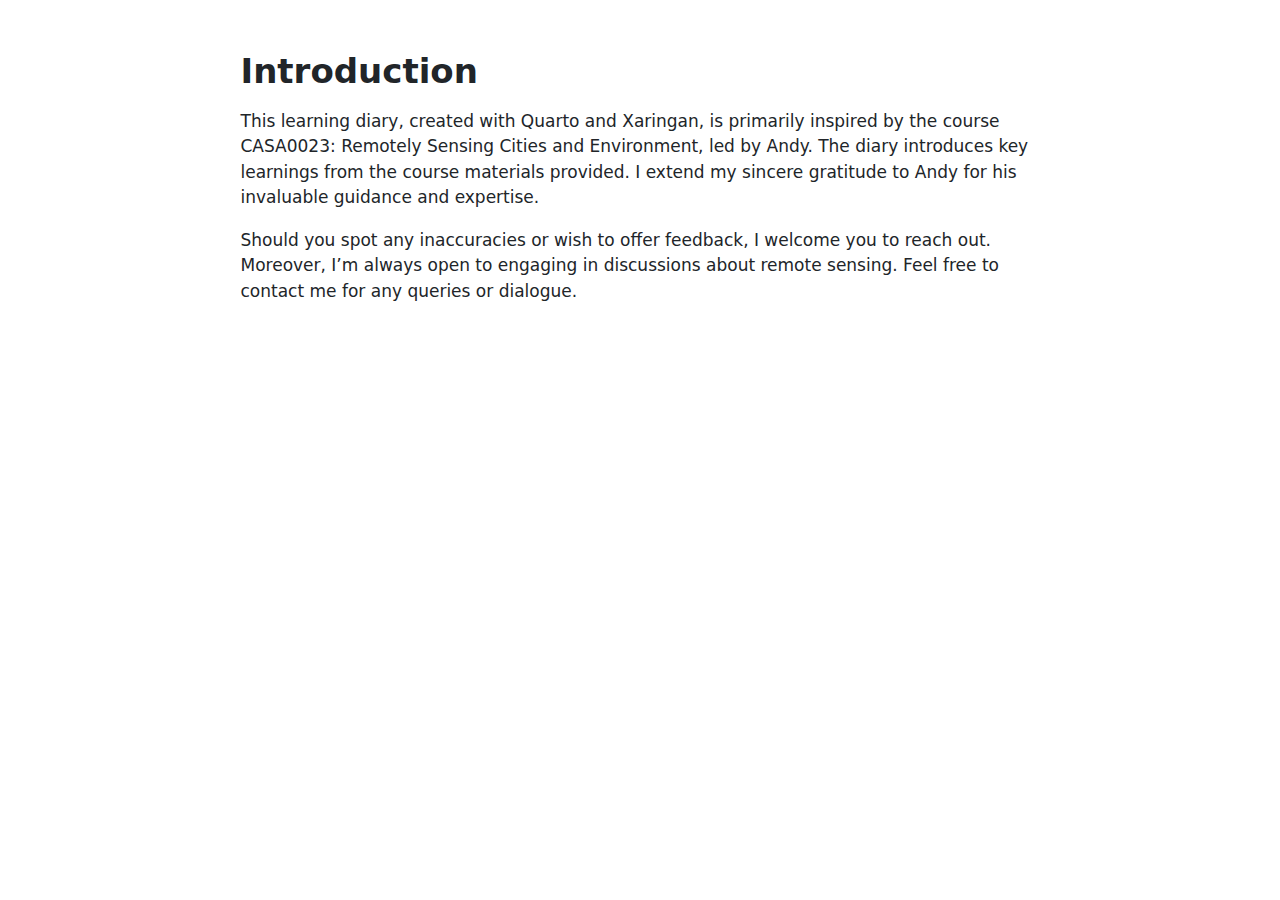
<file: content/intro.html>
<!DOCTYPE html>
<html xmlns="http://www.w3.org/1999/xhtml" lang="en" xml:lang="en"><head>

<meta charset="utf-8">
<meta name="generator" content="quarto-1.4.549">

<meta name="viewport" content="width=device-width, initial-scale=1.0, user-scalable=yes">


<title>intro</title>
<style>
code{white-space: pre-wrap;}
span.smallcaps{font-variant: small-caps;}
div.columns{display: flex; gap: min(4vw, 1.5em);}
div.column{flex: auto; overflow-x: auto;}
div.hanging-indent{margin-left: 1.5em; text-indent: -1.5em;}
ul.task-list{list-style: none;}
ul.task-list li input[type="checkbox"] {
  width: 0.8em;
  margin: 0 0.8em 0.2em -1em; /* quarto-specific, see https://github.com/quarto-dev/quarto-cli/issues/4556 */ 
  vertical-align: middle;
}
</style>


<script src="intro_files/libs/clipboard/clipboard.min.js"></script>
<script src="intro_files/libs/quarto-html/quarto.js"></script>
<script src="intro_files/libs/quarto-html/popper.min.js"></script>
<script src="intro_files/libs/quarto-html/tippy.umd.min.js"></script>
<script src="intro_files/libs/quarto-html/anchor.min.js"></script>
<link href="intro_files/libs/quarto-html/tippy.css" rel="stylesheet">
<link href="intro_files/libs/quarto-html/quarto-syntax-highlighting.css" rel="stylesheet" id="quarto-text-highlighting-styles">
<script src="intro_files/libs/bootstrap/bootstrap.min.js"></script>
<link href="intro_files/libs/bootstrap/bootstrap-icons.css" rel="stylesheet">
<link href="intro_files/libs/bootstrap/bootstrap.min.css" rel="stylesheet" id="quarto-bootstrap" data-mode="light">


</head>

<body class="fullcontent">

<div id="quarto-content" class="page-columns page-rows-contents page-layout-article">

<main class="content" id="quarto-document-content">




<section id="introduction" class="level1">
<h1>Introduction</h1>
<p>This learning diary, created with Quarto and Xaringan, is primarily inspired by the course CASA0023: Remotely Sensing Cities and Environment, led by Andy. The diary introduces key learnings from the course materials provided. I extend my sincere gratitude to Andy for his invaluable guidance and expertise.</p>
<p>Should you spot any inaccuracies or wish to offer feedback, I welcome you to reach out. Moreover, I’m always open to engaging in discussions about remote sensing. Feel free to contact me for any queries or dialogue.</p>
</section>

</main>
<!-- /main column -->
<script id="quarto-html-after-body" type="application/javascript">
window.document.addEventListener("DOMContentLoaded", function (event) {
  const toggleBodyColorMode = (bsSheetEl) => {
    const mode = bsSheetEl.getAttribute("data-mode");
    const bodyEl = window.document.querySelector("body");
    if (mode === "dark") {
      bodyEl.classList.add("quarto-dark");
      bodyEl.classList.remove("quarto-light");
    } else {
      bodyEl.classList.add("quarto-light");
      bodyEl.classList.remove("quarto-dark");
    }
  }
  const toggleBodyColorPrimary = () => {
    const bsSheetEl = window.document.querySelector("link#quarto-bootstrap");
    if (bsSheetEl) {
      toggleBodyColorMode(bsSheetEl);
    }
  }
  toggleBodyColorPrimary();  
  const icon = "";
  const anchorJS = new window.AnchorJS();
  anchorJS.options = {
    placement: 'right',
    icon: icon
  };
  anchorJS.add('.anchored');
  const isCodeAnnotation = (el) => {
    for (const clz of el.classList) {
      if (clz.startsWith('code-annotation-')) {                     
        return true;
      }
    }
    return false;
  }
  const clipboard = new window.ClipboardJS('.code-copy-button', {
    text: function(trigger) {
      const codeEl = trigger.previousElementSibling.cloneNode(true);
      for (const childEl of codeEl.children) {
        if (isCodeAnnotation(childEl)) {
          childEl.remove();
        }
      }
      return codeEl.innerText;
    }
  });
  clipboard.on('success', function(e) {
    // button target
    const button = e.trigger;
    // don't keep focus
    button.blur();
    // flash "checked"
    button.classList.add('code-copy-button-checked');
    var currentTitle = button.getAttribute("title");
    button.setAttribute("title", "Copied!");
    let tooltip;
    if (window.bootstrap) {
      button.setAttribute("data-bs-toggle", "tooltip");
      button.setAttribute("data-bs-placement", "left");
      button.setAttribute("data-bs-title", "Copied!");
      tooltip = new bootstrap.Tooltip(button, 
        { trigger: "manual", 
          customClass: "code-copy-button-tooltip",
          offset: [0, -8]});
      tooltip.show();    
    }
    setTimeout(function() {
      if (tooltip) {
        tooltip.hide();
        button.removeAttribute("data-bs-title");
        button.removeAttribute("data-bs-toggle");
        button.removeAttribute("data-bs-placement");
      }
      button.setAttribute("title", currentTitle);
      button.classList.remove('code-copy-button-checked');
    }, 1000);
    // clear code selection
    e.clearSelection();
  });
  function tippyHover(el, contentFn, onTriggerFn, onUntriggerFn) {
    const config = {
      allowHTML: true,
      maxWidth: 500,
      delay: 100,
      arrow: false,
      appendTo: function(el) {
          return el.parentElement;
      },
      interactive: true,
      interactiveBorder: 10,
      theme: 'quarto',
      placement: 'bottom-start',
    };
    if (contentFn) {
      config.content = contentFn;
    }
    if (onTriggerFn) {
      config.onTrigger = onTriggerFn;
    }
    if (onUntriggerFn) {
      config.onUntrigger = onUntriggerFn;
    }
    window.tippy(el, config); 
  }
  const noterefs = window.document.querySelectorAll('a[role="doc-noteref"]');
  for (var i=0; i<noterefs.length; i++) {
    const ref = noterefs[i];
    tippyHover(ref, function() {
      // use id or data attribute instead here
      let href = ref.getAttribute('data-footnote-href') || ref.getAttribute('href');
      try { href = new URL(href).hash; } catch {}
      const id = href.replace(/^#\/?/, "");
      const note = window.document.getElementById(id);
      return note.innerHTML;
    });
  }
  const xrefs = window.document.querySelectorAll('a.quarto-xref');
  const processXRef = (id, note) => {
    // Strip column container classes
    const stripColumnClz = (el) => {
      el.classList.remove("page-full", "page-columns");
      if (el.children) {
        for (const child of el.children) {
          stripColumnClz(child);
        }
      }
    }
    stripColumnClz(note)
    if (id === null || id.startsWith('sec-')) {
      // Special case sections, only their first couple elements
      const container = document.createElement("div");
      if (note.children && note.children.length > 2) {
        container.appendChild(note.children[0].cloneNode(true));
        for (let i = 1; i < note.children.length; i++) {
          const child = note.children[i];
          if (child.tagName === "P" && child.innerText === "") {
            continue;
          } else {
            container.appendChild(child.cloneNode(true));
            break;
          }
        }
        if (window.Quarto?.typesetMath) {
          window.Quarto.typesetMath(container);
        }
        return container.innerHTML
      } else {
        if (window.Quarto?.typesetMath) {
          window.Quarto.typesetMath(note);
        }
        return note.innerHTML;
      }
    } else {
      // Remove any anchor links if they are present
      const anchorLink = note.querySelector('a.anchorjs-link');
      if (anchorLink) {
        anchorLink.remove();
      }
      if (window.Quarto?.typesetMath) {
        window.Quarto.typesetMath(note);
      }
      // TODO in 1.5, we should make sure this works without a callout special case
      if (note.classList.contains("callout")) {
        return note.outerHTML;
      } else {
        return note.innerHTML;
      }
    }
  }
  for (var i=0; i<xrefs.length; i++) {
    const xref = xrefs[i];
    tippyHover(xref, undefined, function(instance) {
      instance.disable();
      let url = xref.getAttribute('href');
      let hash = undefined; 
      if (url.startsWith('#')) {
        hash = url;
      } else {
        try { hash = new URL(url).hash; } catch {}
      }
      if (hash) {
        const id = hash.replace(/^#\/?/, "");
        const note = window.document.getElementById(id);
        if (note !== null) {
          try {
            const html = processXRef(id, note.cloneNode(true));
            instance.setContent(html);
          } finally {
            instance.enable();
            instance.show();
          }
        } else {
          // See if we can fetch this
          fetch(url.split('#')[0])
          .then(res => res.text())
          .then(html => {
            const parser = new DOMParser();
            const htmlDoc = parser.parseFromString(html, "text/html");
            const note = htmlDoc.getElementById(id);
            if (note !== null) {
              const html = processXRef(id, note);
              instance.setContent(html);
            } 
          }).finally(() => {
            instance.enable();
            instance.show();
          });
        }
      } else {
        // See if we can fetch a full url (with no hash to target)
        // This is a special case and we should probably do some content thinning / targeting
        fetch(url)
        .then(res => res.text())
        .then(html => {
          const parser = new DOMParser();
          const htmlDoc = parser.parseFromString(html, "text/html");
          const note = htmlDoc.querySelector('main.content');
          if (note !== null) {
            // This should only happen for chapter cross references
            // (since there is no id in the URL)
            // remove the first header
            if (note.children.length > 0 && note.children[0].tagName === "HEADER") {
              note.children[0].remove();
            }
            const html = processXRef(null, note);
            instance.setContent(html);
          } 
        }).finally(() => {
          instance.enable();
          instance.show();
        });
      }
    }, function(instance) {
    });
  }
      let selectedAnnoteEl;
      const selectorForAnnotation = ( cell, annotation) => {
        let cellAttr = 'data-code-cell="' + cell + '"';
        let lineAttr = 'data-code-annotation="' +  annotation + '"';
        const selector = 'span[' + cellAttr + '][' + lineAttr + ']';
        return selector;
      }
      const selectCodeLines = (annoteEl) => {
        const doc = window.document;
        const targetCell = annoteEl.getAttribute("data-target-cell");
        const targetAnnotation = annoteEl.getAttribute("data-target-annotation");
        const annoteSpan = window.document.querySelector(selectorForAnnotation(targetCell, targetAnnotation));
        const lines = annoteSpan.getAttribute("data-code-lines").split(",");
        const lineIds = lines.map((line) => {
          return targetCell + "-" + line;
        })
        let top = null;
        let height = null;
        let parent = null;
        if (lineIds.length > 0) {
            //compute the position of the single el (top and bottom and make a div)
            const el = window.document.getElementById(lineIds[0]);
            top = el.offsetTop;
            height = el.offsetHeight;
            parent = el.parentElement.parentElement;
          if (lineIds.length > 1) {
            const lastEl = window.document.getElementById(lineIds[lineIds.length - 1]);
            const bottom = lastEl.offsetTop + lastEl.offsetHeight;
            height = bottom - top;
          }
          if (top !== null && height !== null && parent !== null) {
            // cook up a div (if necessary) and position it 
            let div = window.document.getElementById("code-annotation-line-highlight");
            if (div === null) {
              div = window.document.createElement("div");
              div.setAttribute("id", "code-annotation-line-highlight");
              div.style.position = 'absolute';
              parent.appendChild(div);
            }
            div.style.top = top - 2 + "px";
            div.style.height = height + 4 + "px";
            div.style.left = 0;
            let gutterDiv = window.document.getElementById("code-annotation-line-highlight-gutter");
            if (gutterDiv === null) {
              gutterDiv = window.document.createElement("div");
              gutterDiv.setAttribute("id", "code-annotation-line-highlight-gutter");
              gutterDiv.style.position = 'absolute';
              const codeCell = window.document.getElementById(targetCell);
              const gutter = codeCell.querySelector('.code-annotation-gutter');
              gutter.appendChild(gutterDiv);
            }
            gutterDiv.style.top = top - 2 + "px";
            gutterDiv.style.height = height + 4 + "px";
          }
          selectedAnnoteEl = annoteEl;
        }
      };
      const unselectCodeLines = () => {
        const elementsIds = ["code-annotation-line-highlight", "code-annotation-line-highlight-gutter"];
        elementsIds.forEach((elId) => {
          const div = window.document.getElementById(elId);
          if (div) {
            div.remove();
          }
        });
        selectedAnnoteEl = undefined;
      };
        // Handle positioning of the toggle
    window.addEventListener(
      "resize",
      throttle(() => {
        elRect = undefined;
        if (selectedAnnoteEl) {
          selectCodeLines(selectedAnnoteEl);
        }
      }, 10)
    );
    function throttle(fn, ms) {
    let throttle = false;
    let timer;
      return (...args) => {
        if(!throttle) { // first call gets through
            fn.apply(this, args);
            throttle = true;
        } else { // all the others get throttled
            if(timer) clearTimeout(timer); // cancel #2
            timer = setTimeout(() => {
              fn.apply(this, args);
              timer = throttle = false;
            }, ms);
        }
      };
    }
      // Attach click handler to the DT
      const annoteDls = window.document.querySelectorAll('dt[data-target-cell]');
      for (const annoteDlNode of annoteDls) {
        annoteDlNode.addEventListener('click', (event) => {
          const clickedEl = event.target;
          if (clickedEl !== selectedAnnoteEl) {
            unselectCodeLines();
            const activeEl = window.document.querySelector('dt[data-target-cell].code-annotation-active');
            if (activeEl) {
              activeEl.classList.remove('code-annotation-active');
            }
            selectCodeLines(clickedEl);
            clickedEl.classList.add('code-annotation-active');
          } else {
            // Unselect the line
            unselectCodeLines();
            clickedEl.classList.remove('code-annotation-active');
          }
        });
      }
  const findCites = (el) => {
    const parentEl = el.parentElement;
    if (parentEl) {
      const cites = parentEl.dataset.cites;
      if (cites) {
        return {
          el,
          cites: cites.split(' ')
        };
      } else {
        return findCites(el.parentElement)
      }
    } else {
      return undefined;
    }
  };
  var bibliorefs = window.document.querySelectorAll('a[role="doc-biblioref"]');
  for (var i=0; i<bibliorefs.length; i++) {
    const ref = bibliorefs[i];
    const citeInfo = findCites(ref);
    if (citeInfo) {
      tippyHover(citeInfo.el, function() {
        var popup = window.document.createElement('div');
        citeInfo.cites.forEach(function(cite) {
          var citeDiv = window.document.createElement('div');
          citeDiv.classList.add('hanging-indent');
          citeDiv.classList.add('csl-entry');
          var biblioDiv = window.document.getElementById('ref-' + cite);
          if (biblioDiv) {
            citeDiv.innerHTML = biblioDiv.innerHTML;
          }
          popup.appendChild(citeDiv);
        });
        return popup.innerHTML;
      });
    }
  }
});
</script>
</div> <!-- /content -->




</body></html>
</file>
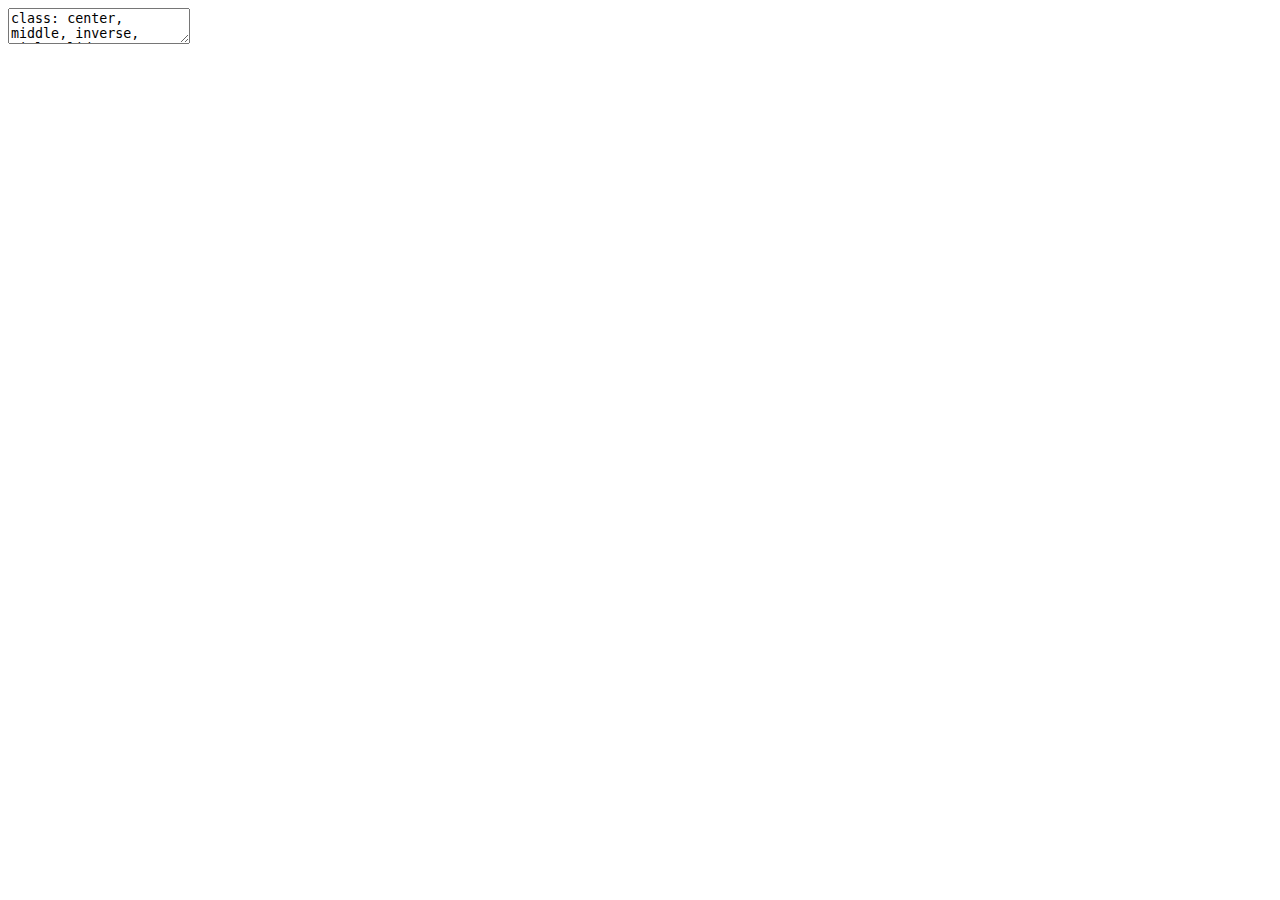
<file: content/Slides.html>
<!DOCTYPE html>
<html lang="" xml:lang="">
  <head>
    <title>LiDAR: Illumating our cities</title>
    <meta charset="utf-8" />
    <meta name="author" content="Yuqing Niu" />
    <script src="libs/header-attrs-2.26/header-attrs.js"></script>
    <link href="libs/remark-css-0.0.1/default.css" rel="stylesheet" />
    <link href="libs/remark-css-0.0.1/default-fonts.css" rel="stylesheet" />
    <link rel="stylesheet" href="my_style.css" type="text/css" />
  </head>
  <body>
    <textarea id="source">
class: center, middle, inverse, title-slide

.title[
# LiDAR: Illumating our cities
]
.author[
### Yuqing Niu
]
.institute[
### Centre for Andvanced Spatial Analysis, UCL
]
.date[
### 2024/3/14 (updated: 2024-03-18)
]

---


#Introduction to LiDAR

###What is it?

- LiDAR - &lt;span style="color:red;"&gt;Li&lt;/span&gt;ght &lt;span style="color:red;"&gt;D&lt;/span&gt;etection &lt;span style="color:red;"&gt;a&lt;/span&gt;nd &lt;span style="color:red;"&gt;R&lt;/span&gt;anging

- Provide high resolution spatial point cloud data

###How it works?
- **Active** senor (Remember Week1!):Send laser light onto the target and measure the reflected light to recognize the variation in wavelength and arrival time.

&lt;img src="image/LiDAR_work.jpeg" width="40%" style="display: block; margin: auto;" /&gt;
.small[Working principle of LiDAR. Source:[flyguys](https://flyguys.com/lidar-vs-radar/l)]
---

#History and development

&lt;img src="image/LiDAR_history.webp" width="64%" style="display: block; margin: auto;" /&gt;
.small[History and development of LiDAR. Source:[reddit](https://www.reddit.com/r/equatortutorials/comments/1b3trbm/history_of_lidar/)]
---

#Two main types of LiDAR
###Airborne

Airbone LiDARs point **downwards** and scan 180 degrees of solid angle. Usually they are installed in an **aircraft** or a **helicopter**([Mehendale and Neoge, 2020](#bib-mehendaleReviewLidarTechnology2020)).

.pull-left[
- Topographic

 - forestry
 
 - urban planning
 
 - landscape ecology

- Bathymetric

 - water penetration
 ]
 
.pull-right[
![an image of airborne LiDAR](https://lidarnews.com/wp-content/uploads/2018/10/Figure-1-Aerial-Laser-Altimeter-420x315.png)
.small[Airbone LiDAR. Source:[lidarnews](https://lidarnews.com/wp-content/uploads/2018/10/Figure-1-Aerial-Laser-Altimeter-420x315.png)]
]
---

#Two main types of LiDAR
###Terrestrial

Terrestrial LiDARs perform the **horizontal** scan and cover 360 degrees in 1D and 2D. It collects points with high accuracy to enable precise identification of objects([Mehendale and Neoge, 2020](#bib-mehendaleReviewLidarTechnology2020)).

.pull-left[
- Mobile

 - analyze road infrastructure
 
 - locate incoming road signs

- Static
 - engineerning
 
 - archaeology
 
 - mining
]

.pull-right[
![a image of terrestrial LiDAR](https://earthobservatory.sg/images/default-source/facilities-images/new/facilities-lidar9bda408c1ed3442782fd7063b8648ade.jpeg?sfvrsn=f5090475_2)
.small[Terrestrial LiDAR. Source:[earthobservatory](https://earthobservatory.sg/images/default-source/facilities-images/new/facilities-lidar9bda408c1ed3442782fd7063b8648ade.jpeg?sfvrsn=f5090475_2)]
]
---

#Case study 1: Land Cover Classification
###LiDAR used in natural environment

1. The usage of LiDAR

    Airbone LiDAR collected the elevation and intensity data. No need for manipulating multispectral image files.
    
1. Methodology

    Based on the collected data, using a supervised object-orientated approach and frequency distribution parameters (skewness and kurtosis) to classify forest and ground type at three meanders of the Garonne and Allier rivers in France.([Antonarakis, Richards, and Brasington, 2008](#bib-antonarakisObjectbasedLandCover2008))



&lt;img src="image/forest_classification.png" width="45%" style="display: block; margin: auto;" /&gt;

---

#Case study 2: Land Cover Classification
###LiDAR used in urban areas

1. The usage of LiDAR

    Airbone LiDAR collected the elevation and intensity data of the first and last return.
    
1. Methodology

    Using the difference of the elevation and intensity of two times to classify land cover types at the object level in urban areas in Cambridge([Chen and Gao, 2014](#bib-chenObjectBasedMethodUrban2014)).

&lt;img src="image/urban_classification.png" width="68%" style="display: block; margin: auto;" /&gt;
---

# Advantages and Limitations
###&amp;nbsp;&amp;nbsp;&amp;nbsp;&amp;nbsp;&amp;nbsp;&amp;nbsp;Advantages&amp;nbsp;&amp;nbsp;&amp;nbsp;&amp;nbsp;&amp;nbsp;&amp;nbsp;&amp;nbsp;&amp;nbsp;&amp;nbsp;&amp;nbsp;&amp;nbsp;&amp;nbsp;&amp;nbsp;&amp;nbsp;&amp;nbsp;&amp;nbsp;&amp;nbsp;&amp;nbsp;&amp;nbsp;&amp;nbsp;&amp;nbsp;&amp;nbsp;&amp;nbsp;&amp;nbsp;&amp;nbsp;&amp;nbsp;&amp;nbsp;&amp;nbsp;&amp;nbsp;&amp;nbsp;&amp;nbsp;&amp;nbsp;&amp;nbsp;&amp;nbsp;&amp;nbsp;&amp;nbsp;&amp;nbsp;&amp;nbsp;&amp;nbsp;&amp;nbsp;&amp;nbsp;&amp;nbsp;&amp;nbsp;&amp;nbsp;&amp;nbsp;&amp;nbsp;&amp;nbsp;&amp;nbsp;&amp;nbsp;&amp;nbsp;Limitations
.pull-left[
- **High Precision**: Delivers detailed 3D data with excellent accuracy;

- **Efficient Coverage**: Quickly scans vast terrains;

- **Night Operation**: Reveals ground surface beneath canopies;

- **Operational Flexibility**: Functions in darkness or low light.
]

.pull-right[

- **Data Complexity**: Demands advanced processing of dense 3D data;

- **Vegetation Density Challenge**: Struggles with extremely dense foliage;

- **High Cost**: Significant investment in equipment and analysis;

- **Lack of Color**: Requires additional data for detailed interpretation([Scout
Aerial, 2024](#bib-StrengthsLimitationsLiDAR2024)).

]
---

# The future of LiDAR in urban sensing
1. **3D Urban Modeling**: Advances in LiDAR enable precise 3D modeling of cityscapes for planning and management;

2. **Ecosystem &amp; Weather Insights**:  LiDAR provides detailed insights into urban ecosystems and weather patterns, aiding in better forecasting;

3. **Infrastructure Monitoring**: Essential for assessing and ensuring the safety of urban infrastructure like bridges and building;

4. **Challenges &amp; Opportunities**: Addressing data complexity and cost, with innovations and networked LiDAR systems presenting new opportunities([Wang and Menenti, 2021](#bib-wangChallengesOpportunitiesLidar2021)).

&lt;img src="image/LiDAR_London.jpeg" width="50%" style="display: block; margin: auto;" /&gt;
.small[LiDAR 3D model of London. Source: [wikimedia](https://upload.wikimedia.org/wikipedia/commons/0/03/Lidar_3D_Model_of_London.jpg)]

---

#References

&lt;a name=bib-antonarakisObjectbasedLandCover2008&gt;&lt;/a&gt;[Antonarakis, A., K.
Richards, and J. Brasington](#cite-antonarakisObjectbasedLandCover2008)
(2008). "Object-Based Land Cover Classification Using Airborne LiDAR". In:
_Remote Sensing of Environment_ 112.6, pp. 2988-2998.

&lt;a name=bib-chenObjectBasedMethodUrban2014&gt;&lt;/a&gt;[Chen, Z. and B.
Gao](#cite-chenObjectBasedMethodUrban2014) (2014). "An Object-Based Method for
Urban Land Cover Classification Using Airborne Lidar Data". In: _IEEE Journal
of Selected Topics in Applied Earth Observations and Remote Sensing_ 7.10, pp.
4243-4254.

&lt;a name=bib-mehendaleReviewLidarTechnology2020&gt;&lt;/a&gt;[Mehendale, N. and S.
Neoge](#cite-mehendaleReviewLidarTechnology2020) (2020). "Review on Lidar
Technology". In: _SSRN Electronic Journal_.

&lt;a name=bib-StrengthsLimitationsLiDAR2024&gt;&lt;/a&gt;[Scout
Aerial](#cite-StrengthsLimitationsLiDAR2024) (2024). _Strengths and
Limitations of LiDAR_.

&lt;a name=bib-wangChallengesOpportunitiesLidar2021&gt;&lt;/a&gt;[Wang, Z. and M.
Menenti](#cite-wangChallengesOpportunitiesLidar2021) (2021). "Challenges and
Opportunities in Lidar Remote Sensing". In: _Frontiers in Remote Sensing_ 2,
p. 641723.
    </textarea>
<style data-target="print-only">@media screen {.remark-slide-container{display:block;}.remark-slide-scaler{box-shadow:none;}}</style>
<script src="https://remarkjs.com/downloads/remark-latest.min.js"></script>
<script>var slideshow = remark.create({
"highlightStyle": "github",
"highlightLines": true,
"countIncrementalSlides": false
});
if (window.HTMLWidgets) slideshow.on('afterShowSlide', function (slide) {
  window.dispatchEvent(new Event('resize'));
});
(function(d) {
  var s = d.createElement("style"), r = d.querySelector(".remark-slide-scaler");
  if (!r) return;
  s.type = "text/css"; s.innerHTML = "@page {size: " + r.style.width + " " + r.style.height +"; }";
  d.head.appendChild(s);
})(document);

(function(d) {
  var el = d.getElementsByClassName("remark-slides-area");
  if (!el) return;
  var slide, slides = slideshow.getSlides(), els = el[0].children;
  for (var i = 1; i < slides.length; i++) {
    slide = slides[i];
    if (slide.properties.continued === "true" || slide.properties.count === "false") {
      els[i - 1].className += ' has-continuation';
    }
  }
  var s = d.createElement("style");
  s.type = "text/css"; s.innerHTML = "@media print { .has-continuation { display: none; } }";
  d.head.appendChild(s);
})(document);
// delete the temporary CSS (for displaying all slides initially) when the user
// starts to view slides
(function() {
  var deleted = false;
  slideshow.on('beforeShowSlide', function(slide) {
    if (deleted) return;
    var sheets = document.styleSheets, node;
    for (var i = 0; i < sheets.length; i++) {
      node = sheets[i].ownerNode;
      if (node.dataset["target"] !== "print-only") continue;
      node.parentNode.removeChild(node);
    }
    deleted = true;
  });
})();
// add `data-at-shortcutkeys` attribute to <body> to resolve conflicts with JAWS
// screen reader (see PR #262)
(function(d) {
  let res = {};
  d.querySelectorAll('.remark-help-content table tr').forEach(tr => {
    const t = tr.querySelector('td:nth-child(2)').innerText;
    tr.querySelectorAll('td:first-child .key').forEach(key => {
      const k = key.innerText;
      if (/^[a-z]$/.test(k)) res[k] = t;  // must be a single letter (key)
    });
  });
  d.body.setAttribute('data-at-shortcutkeys', JSON.stringify(res));
})(document);
(function() {
  "use strict"
  // Replace <script> tags in slides area to make them executable
  var scripts = document.querySelectorAll(
    '.remark-slides-area .remark-slide-container script'
  );
  if (!scripts.length) return;
  for (var i = 0; i < scripts.length; i++) {
    var s = document.createElement('script');
    var code = document.createTextNode(scripts[i].textContent);
    s.appendChild(code);
    var scriptAttrs = scripts[i].attributes;
    for (var j = 0; j < scriptAttrs.length; j++) {
      s.setAttribute(scriptAttrs[j].name, scriptAttrs[j].value);
    }
    scripts[i].parentElement.replaceChild(s, scripts[i]);
  }
})();
(function() {
  var links = document.getElementsByTagName('a');
  for (var i = 0; i < links.length; i++) {
    if (/^(https?:)?\/\//.test(links[i].getAttribute('href'))) {
      links[i].target = '_blank';
    }
  }
})();
// adds .remark-code-has-line-highlighted class to <pre> parent elements
// of code chunks containing highlighted lines with class .remark-code-line-highlighted
(function(d) {
  const hlines = d.querySelectorAll('.remark-code-line-highlighted');
  const preParents = [];
  const findPreParent = function(line, p = 0) {
    if (p > 1) return null; // traverse up no further than grandparent
    const el = line.parentElement;
    return el.tagName === "PRE" ? el : findPreParent(el, ++p);
  };

  for (let line of hlines) {
    let pre = findPreParent(line);
    if (pre && !preParents.includes(pre)) preParents.push(pre);
  }
  preParents.forEach(p => p.classList.add("remark-code-has-line-highlighted"));
})(document);</script>

<script>
slideshow._releaseMath = function(el) {
  var i, text, code, codes = el.getElementsByTagName('code');
  for (i = 0; i < codes.length;) {
    code = codes[i];
    if (code.parentNode.tagName !== 'PRE' && code.childElementCount === 0) {
      text = code.textContent;
      if (/^\\\((.|\s)+\\\)$/.test(text) || /^\\\[(.|\s)+\\\]$/.test(text) ||
          /^\$\$(.|\s)+\$\$$/.test(text) ||
          /^\\begin\{([^}]+)\}(.|\s)+\\end\{[^}]+\}$/.test(text)) {
        code.outerHTML = code.innerHTML;  // remove <code></code>
        continue;
      }
    }
    i++;
  }
};
slideshow._releaseMath(document);
</script>
<!-- dynamically load mathjax for compatibility with self-contained -->
<script>
(function () {
  var script = document.createElement('script');
  script.type = 'text/javascript';
  script.src  = 'https://mathjax.rstudio.com/latest/MathJax.js?config=TeX-MML-AM_CHTML';
  if (location.protocol !== 'file:' && /^https?:/.test(script.src))
    script.src  = script.src.replace(/^https?:/, '');
  document.getElementsByTagName('head')[0].appendChild(script);
})();
</script>
  </body>
</html>
</file>
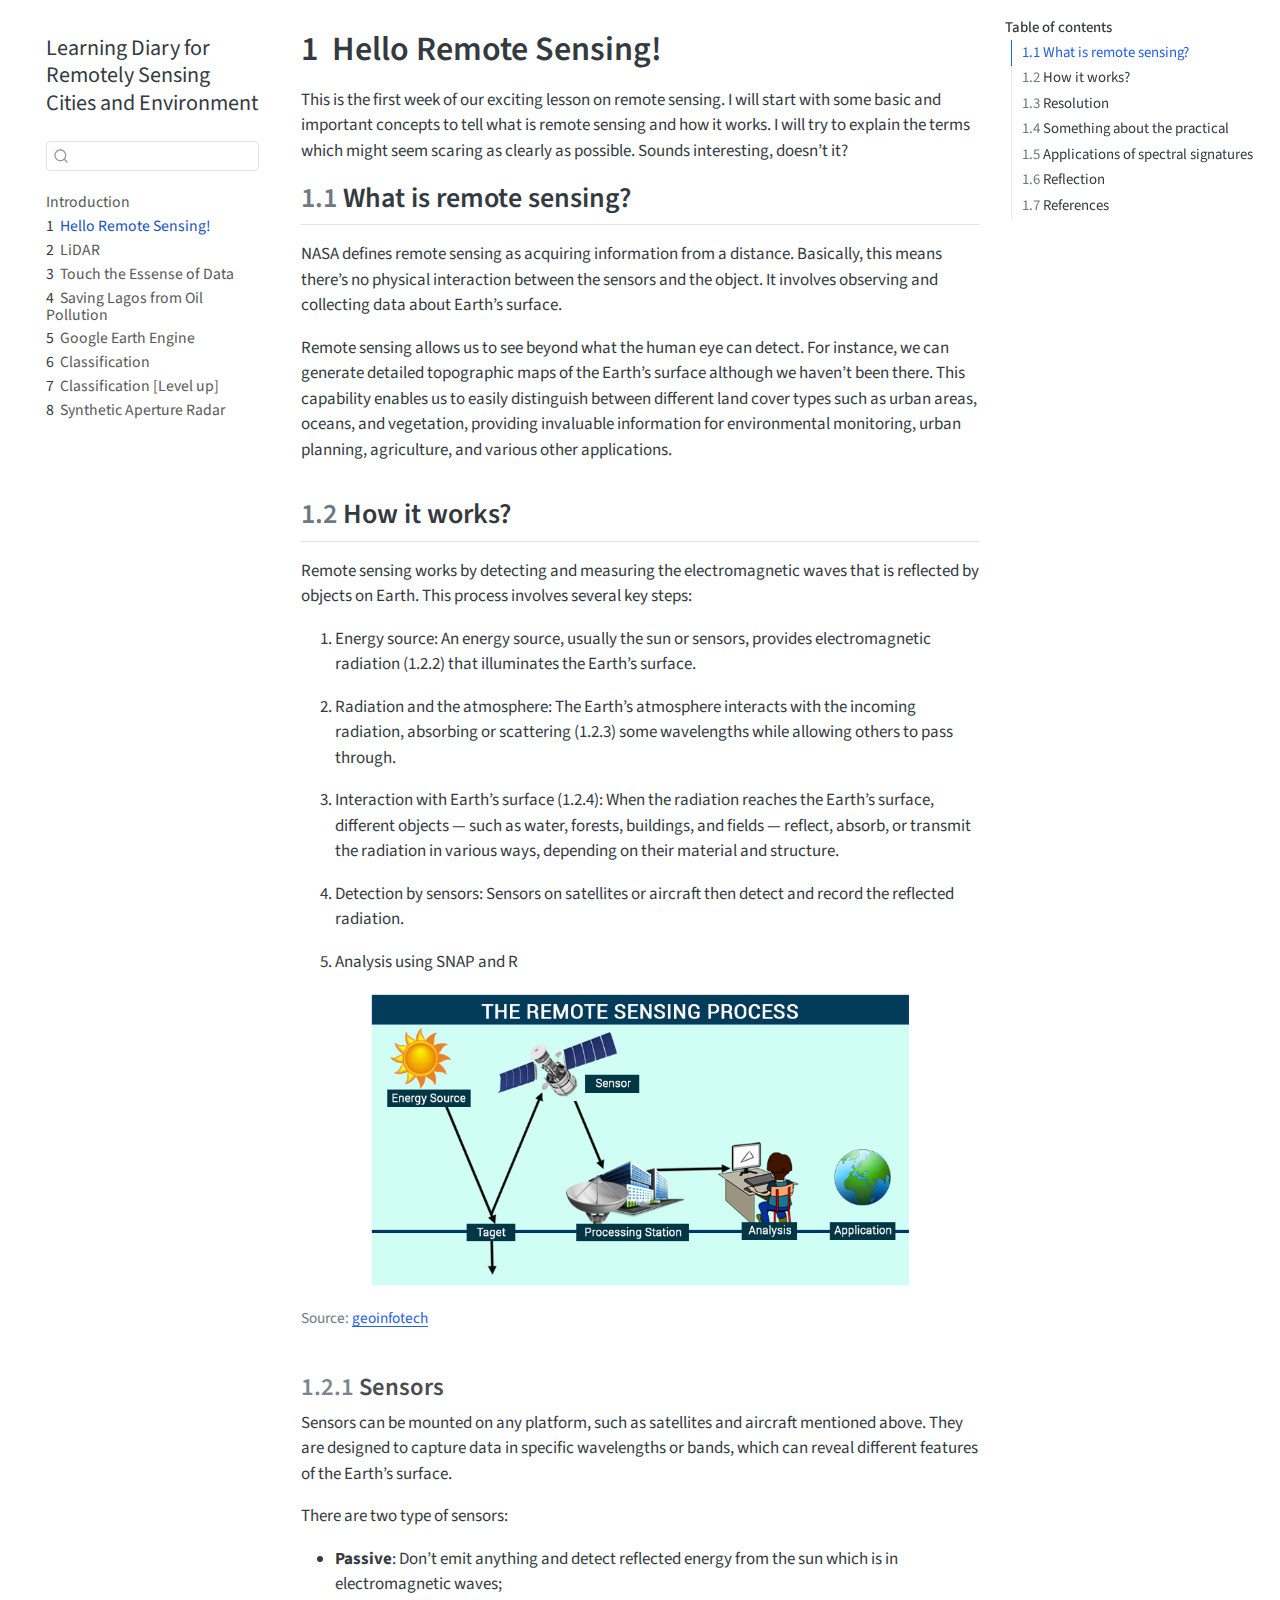
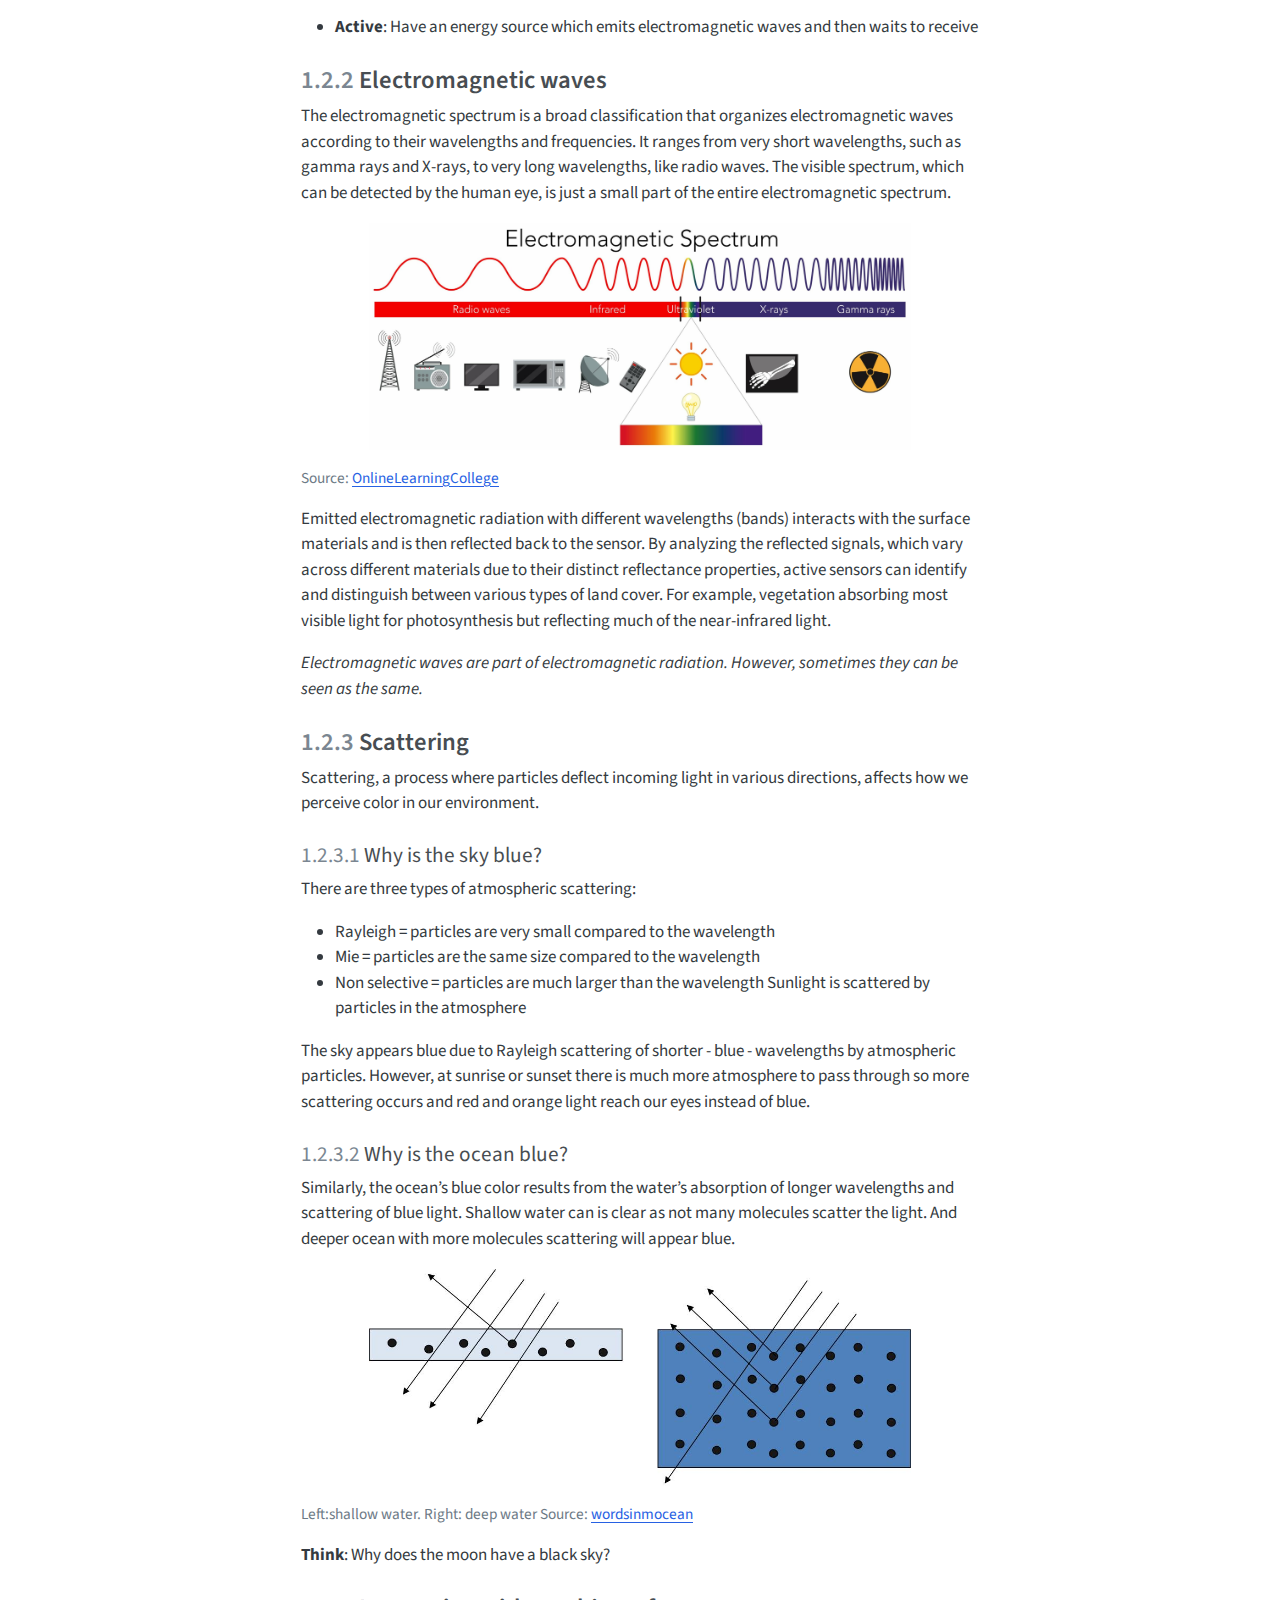
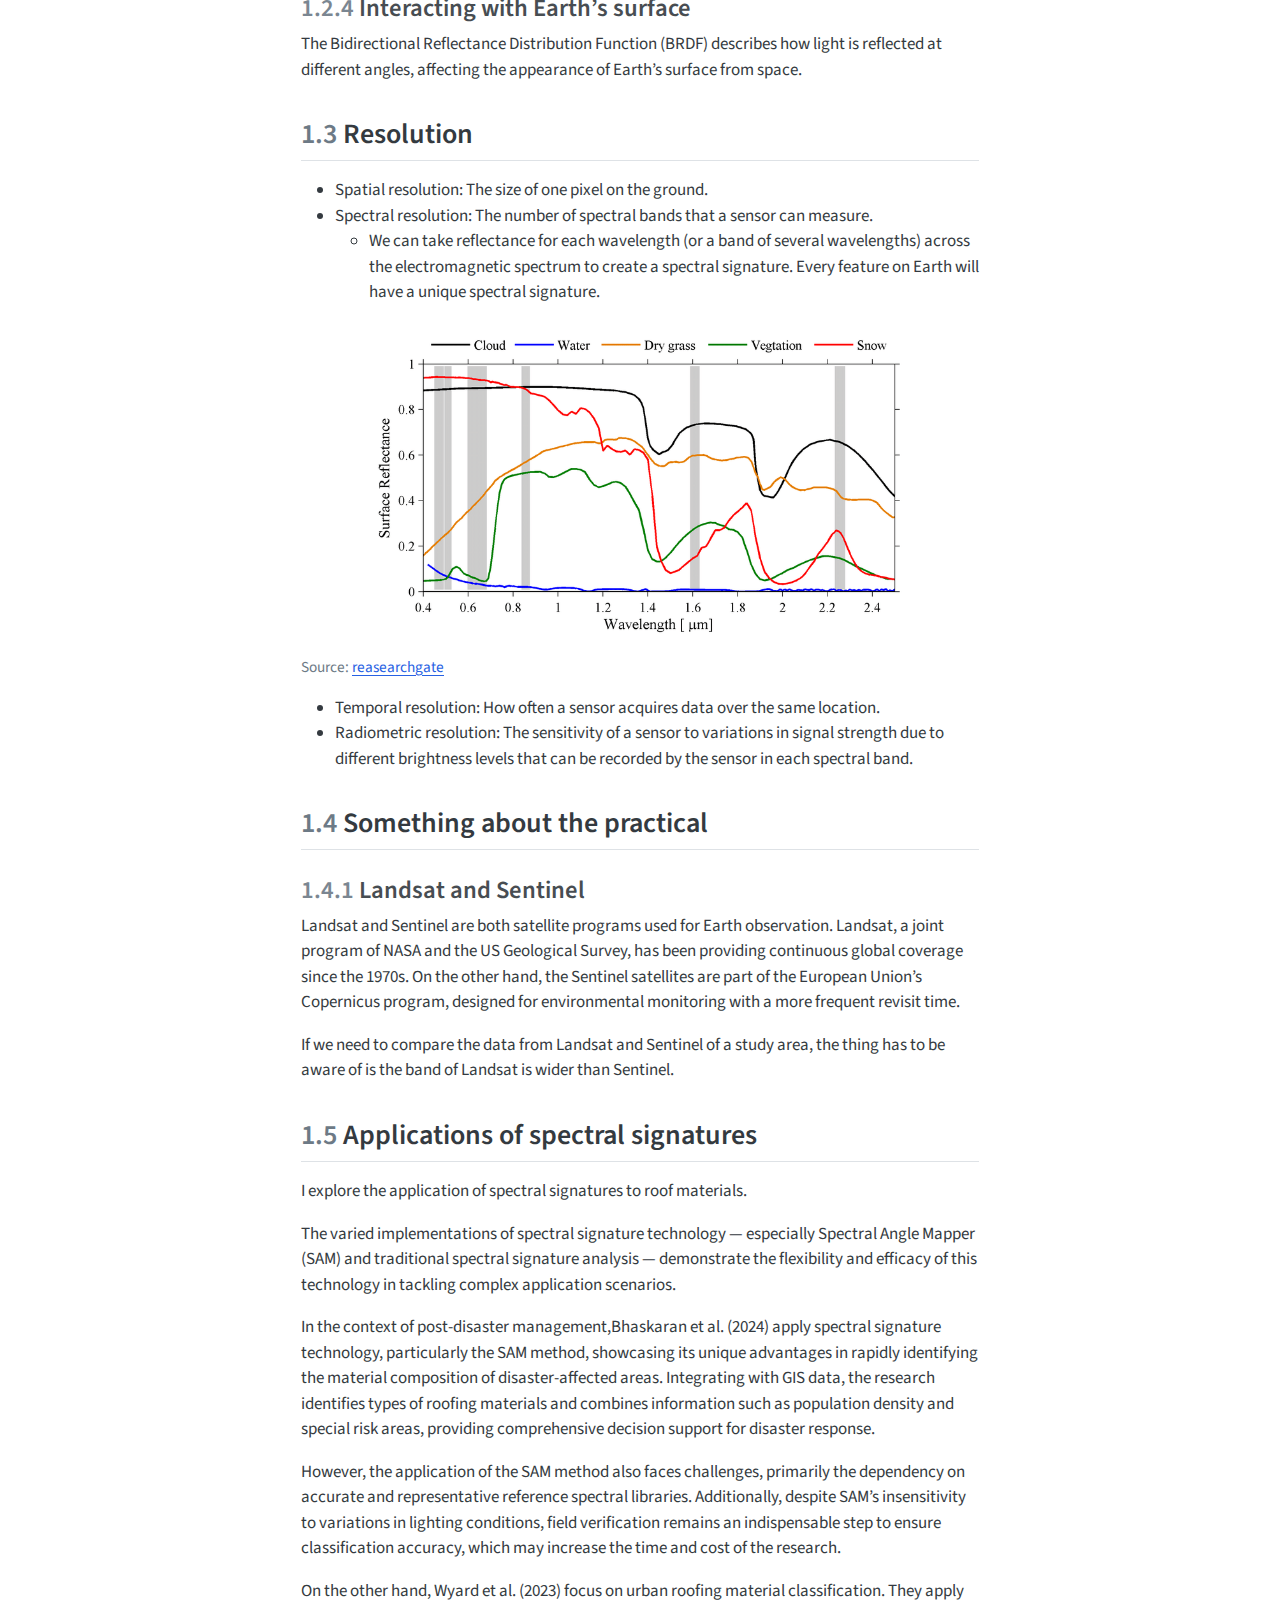
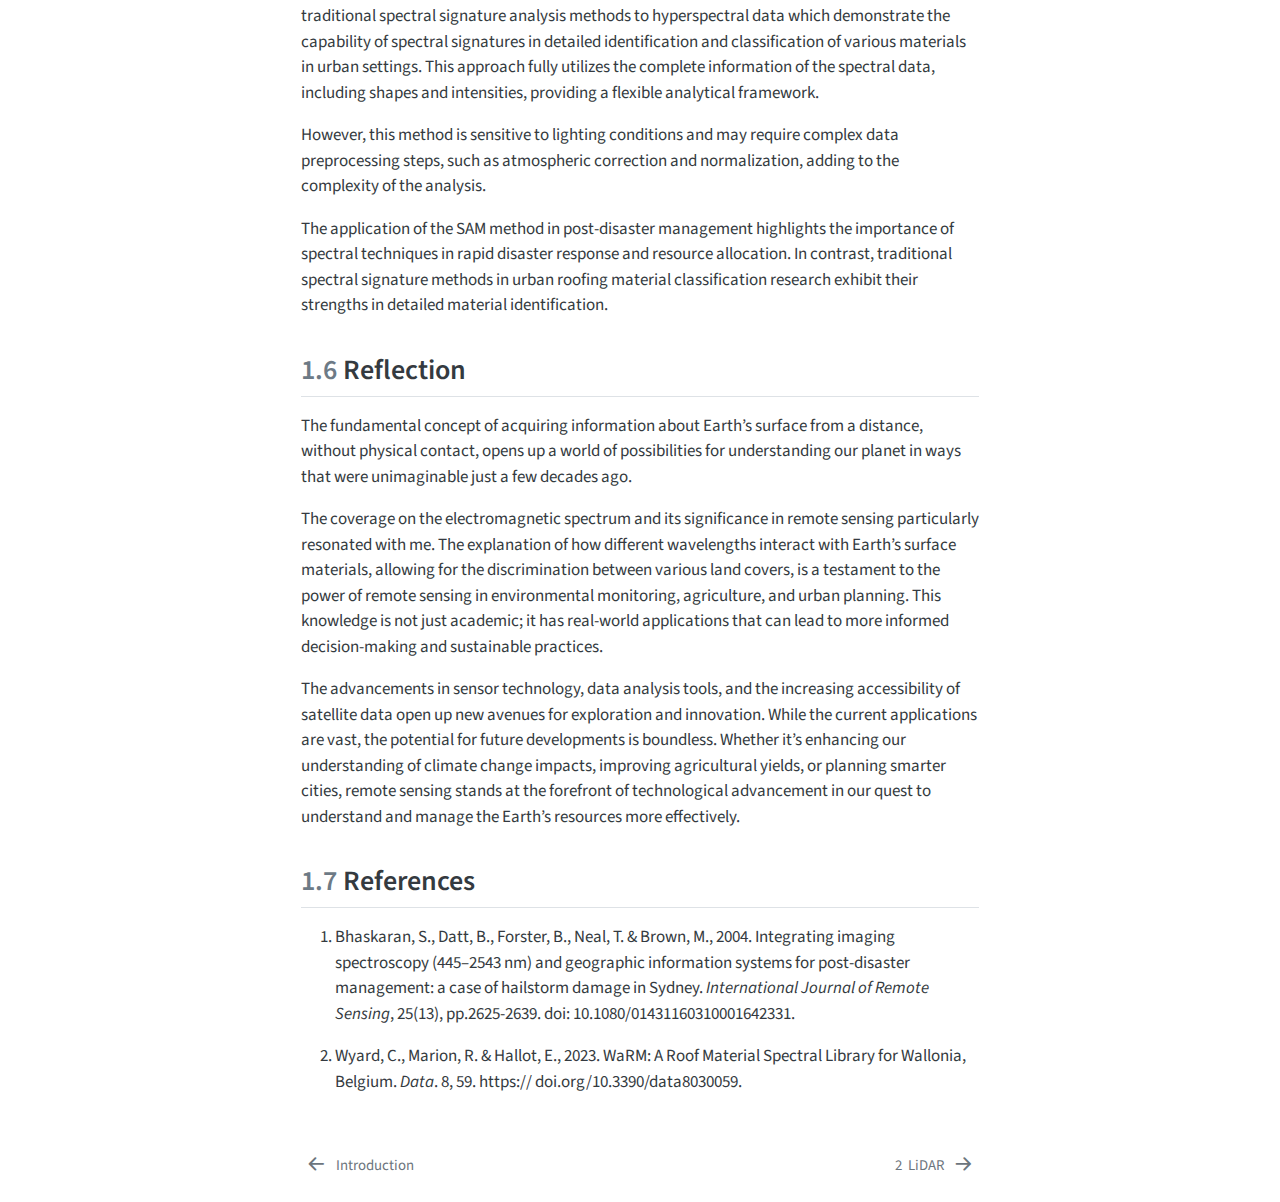
<file: docs/Week1.html>
<!DOCTYPE html>
<html xmlns="http://www.w3.org/1999/xhtml" lang="en" xml:lang="en"><head>

<meta charset="utf-8">
<meta name="generator" content="quarto-1.4.549">

<meta name="viewport" content="width=device-width, initial-scale=1.0, user-scalable=yes">


<title>Learning Diary for Remotely Sensing Cities and Environment - 1&nbsp; Hello Remote Sensing!</title>
<style>
code{white-space: pre-wrap;}
span.smallcaps{font-variant: small-caps;}
div.columns{display: flex; gap: min(4vw, 1.5em);}
div.column{flex: auto; overflow-x: auto;}
div.hanging-indent{margin-left: 1.5em; text-indent: -1.5em;}
ul.task-list{list-style: none;}
ul.task-list li input[type="checkbox"] {
  width: 0.8em;
  margin: 0 0.8em 0.2em -1em; /* quarto-specific, see https://github.com/quarto-dev/quarto-cli/issues/4556 */ 
  vertical-align: middle;
}
</style>


<script src="site_libs/quarto-nav/quarto-nav.js"></script>
<script src="site_libs/quarto-nav/headroom.min.js"></script>
<script src="site_libs/clipboard/clipboard.min.js"></script>
<script src="site_libs/quarto-search/autocomplete.umd.js"></script>
<script src="site_libs/quarto-search/fuse.min.js"></script>
<script src="site_libs/quarto-search/quarto-search.js"></script>
<meta name="quarto:offset" content="./">
<link href="./Week2.html" rel="next">
<link href="./index.html" rel="prev">
<script src="site_libs/quarto-html/quarto.js"></script>
<script src="site_libs/quarto-html/popper.min.js"></script>
<script src="site_libs/quarto-html/tippy.umd.min.js"></script>
<script src="site_libs/quarto-html/anchor.min.js"></script>
<link href="site_libs/quarto-html/tippy.css" rel="stylesheet">
<link href="site_libs/quarto-html/quarto-syntax-highlighting.css" rel="stylesheet" id="quarto-text-highlighting-styles">
<script src="site_libs/bootstrap/bootstrap.min.js"></script>
<link href="site_libs/bootstrap/bootstrap-icons.css" rel="stylesheet">
<link href="site_libs/bootstrap/bootstrap.min.css" rel="stylesheet" id="quarto-bootstrap" data-mode="light">
<script id="quarto-search-options" type="application/json">{
  "location": "sidebar",
  "copy-button": false,
  "collapse-after": 3,
  "panel-placement": "start",
  "type": "textbox",
  "limit": 50,
  "keyboard-shortcut": [
    "f",
    "/",
    "s"
  ],
  "show-item-context": false,
  "language": {
    "search-no-results-text": "No results",
    "search-matching-documents-text": "matching documents",
    "search-copy-link-title": "Copy link to search",
    "search-hide-matches-text": "Hide additional matches",
    "search-more-match-text": "more match in this document",
    "search-more-matches-text": "more matches in this document",
    "search-clear-button-title": "Clear",
    "search-text-placeholder": "",
    "search-detached-cancel-button-title": "Cancel",
    "search-submit-button-title": "Submit",
    "search-label": "Search"
  }
}</script>


</head>

<body class="nav-sidebar floating">

<div id="quarto-search-results"></div>
  <header id="quarto-header" class="headroom fixed-top">
  <nav class="quarto-secondary-nav">
    <div class="container-fluid d-flex">
      <button type="button" class="quarto-btn-toggle btn" data-bs-toggle="collapse" data-bs-target=".quarto-sidebar-collapse-item" aria-controls="quarto-sidebar" aria-expanded="false" aria-label="Toggle sidebar navigation" onclick="if (window.quartoToggleHeadroom) { window.quartoToggleHeadroom(); }">
        <i class="bi bi-layout-text-sidebar-reverse"></i>
      </button>
        <nav class="quarto-page-breadcrumbs" aria-label="breadcrumb"><ol class="breadcrumb"><li class="breadcrumb-item"><a href="./Week1.html"><span class="chapter-number">1</span>&nbsp; <span class="chapter-title">Hello Remote Sensing!</span></a></li></ol></nav>
        <a class="flex-grow-1" role="button" data-bs-toggle="collapse" data-bs-target=".quarto-sidebar-collapse-item" aria-controls="quarto-sidebar" aria-expanded="false" aria-label="Toggle sidebar navigation" onclick="if (window.quartoToggleHeadroom) { window.quartoToggleHeadroom(); }">      
        </a>
      <button type="button" class="btn quarto-search-button" aria-label="" onclick="window.quartoOpenSearch();">
        <i class="bi bi-search"></i>
      </button>
    </div>
  </nav>
</header>
<!-- content -->
<div id="quarto-content" class="quarto-container page-columns page-rows-contents page-layout-article">
<!-- sidebar -->
  <nav id="quarto-sidebar" class="sidebar collapse collapse-horizontal quarto-sidebar-collapse-item sidebar-navigation floating overflow-auto">
    <div class="pt-lg-2 mt-2 text-left sidebar-header">
    <div class="sidebar-title mb-0 py-0">
      <a href="./">Learning Diary for Remotely Sensing Cities and Environment</a> 
    </div>
      </div>
        <div class="mt-2 flex-shrink-0 align-items-center">
        <div class="sidebar-search">
        <div id="quarto-search" class="" title="Search"></div>
        </div>
        </div>
    <div class="sidebar-menu-container"> 
    <ul class="list-unstyled mt-1">
        <li class="sidebar-item">
  <div class="sidebar-item-container"> 
  <a href="./index.html" class="sidebar-item-text sidebar-link">
 <span class="menu-text">Introduction</span></a>
  </div>
</li>
        <li class="sidebar-item">
  <div class="sidebar-item-container"> 
  <a href="./Week1.html" class="sidebar-item-text sidebar-link active">
 <span class="menu-text"><span class="chapter-number">1</span>&nbsp; <span class="chapter-title">Hello Remote Sensing!</span></span></a>
  </div>
</li>
        <li class="sidebar-item">
  <div class="sidebar-item-container"> 
  <a href="./Week2.html" class="sidebar-item-text sidebar-link">
 <span class="menu-text"><span class="chapter-number">2</span>&nbsp; <span class="chapter-title">LiDAR</span></span></a>
  </div>
</li>
        <li class="sidebar-item">
  <div class="sidebar-item-container"> 
  <a href="./Week3.html" class="sidebar-item-text sidebar-link">
 <span class="menu-text"><span class="chapter-number">3</span>&nbsp; <span class="chapter-title">Touch the Essense of Data</span></span></a>
  </div>
</li>
        <li class="sidebar-item">
  <div class="sidebar-item-container"> 
  <a href="./Week4.html" class="sidebar-item-text sidebar-link">
 <span class="menu-text"><span class="chapter-number">4</span>&nbsp; <span class="chapter-title">Saving Lagos from Oil Pollution</span></span></a>
  </div>
</li>
        <li class="sidebar-item">
  <div class="sidebar-item-container"> 
  <a href="./Week5.html" class="sidebar-item-text sidebar-link">
 <span class="menu-text"><span class="chapter-number">5</span>&nbsp; <span class="chapter-title">Google Earth Engine</span></span></a>
  </div>
</li>
        <li class="sidebar-item">
  <div class="sidebar-item-container"> 
  <a href="./Week6.html" class="sidebar-item-text sidebar-link">
 <span class="menu-text"><span class="chapter-number">6</span>&nbsp; <span class="chapter-title">Classification</span></span></a>
  </div>
</li>
        <li class="sidebar-item">
  <div class="sidebar-item-container"> 
  <a href="./Week7.html" class="sidebar-item-text sidebar-link">
 <span class="menu-text"><span class="chapter-number">7</span>&nbsp; <span class="chapter-title">Classification [Level up]</span></span></a>
  </div>
</li>
        <li class="sidebar-item">
  <div class="sidebar-item-container"> 
  <a href="./Week8.html" class="sidebar-item-text sidebar-link">
 <span class="menu-text"><span class="chapter-number">8</span>&nbsp; <span class="chapter-title">Synthetic Aperture Radar</span></span></a>
  </div>
</li>
    </ul>
    </div>
</nav>
<div id="quarto-sidebar-glass" class="quarto-sidebar-collapse-item" data-bs-toggle="collapse" data-bs-target=".quarto-sidebar-collapse-item"></div>
<!-- margin-sidebar -->
    <div id="quarto-margin-sidebar" class="sidebar margin-sidebar">
        <nav id="TOC" role="doc-toc" class="toc-active">
    <h2 id="toc-title">Table of contents</h2>
   
  <ul>
  <li><a href="#what-is-remote-sensing" id="toc-what-is-remote-sensing" class="nav-link active" data-scroll-target="#what-is-remote-sensing"><span class="header-section-number">1.1</span> What is remote sensing?</a></li>
  <li><a href="#how-it-works" id="toc-how-it-works" class="nav-link" data-scroll-target="#how-it-works"><span class="header-section-number">1.2</span> How it works?</a>
  <ul class="collapse">
  <li><a href="#sensors" id="toc-sensors" class="nav-link" data-scroll-target="#sensors"><span class="header-section-number">1.2.1</span> Sensors</a></li>
  <li><a href="#electromagnetic-waves" id="toc-electromagnetic-waves" class="nav-link" data-scroll-target="#electromagnetic-waves"><span class="header-section-number">1.2.2</span> Electromagnetic waves</a></li>
  <li><a href="#scattering" id="toc-scattering" class="nav-link" data-scroll-target="#scattering"><span class="header-section-number">1.2.3</span> Scattering</a></li>
  <li><a href="#interacting-with-earths-surface" id="toc-interacting-with-earths-surface" class="nav-link" data-scroll-target="#interacting-with-earths-surface"><span class="header-section-number">1.2.4</span> Interacting with Earth’s surface</a></li>
  </ul></li>
  <li><a href="#resolution" id="toc-resolution" class="nav-link" data-scroll-target="#resolution"><span class="header-section-number">1.3</span> Resolution</a></li>
  <li><a href="#something-about-the-practical" id="toc-something-about-the-practical" class="nav-link" data-scroll-target="#something-about-the-practical"><span class="header-section-number">1.4</span> Something about the practical</a>
  <ul class="collapse">
  <li><a href="#landsat-and-sentinel" id="toc-landsat-and-sentinel" class="nav-link" data-scroll-target="#landsat-and-sentinel"><span class="header-section-number">1.4.1</span> Landsat and Sentinel</a></li>
  </ul></li>
  <li><a href="#applications-of-spectral-signatures" id="toc-applications-of-spectral-signatures" class="nav-link" data-scroll-target="#applications-of-spectral-signatures"><span class="header-section-number">1.5</span> Applications of spectral signatures</a></li>
  <li><a href="#reflection" id="toc-reflection" class="nav-link" data-scroll-target="#reflection"><span class="header-section-number">1.6</span> Reflection</a></li>
  <li><a href="#references" id="toc-references" class="nav-link" data-scroll-target="#references"><span class="header-section-number">1.7</span> References</a></li>
  </ul>
</nav>
    </div>
<!-- main -->
<main class="content" id="quarto-document-content">

<header id="title-block-header" class="quarto-title-block default">
<div class="quarto-title">
<h1 class="title"><span class="chapter-number">1</span>&nbsp; <span class="chapter-title">Hello Remote Sensing!</span></h1>
</div>



<div class="quarto-title-meta">

    
  
    
  </div>
  


</header>


<p>This is the first week of our exciting lesson on remote sensing. I will start with some basic and important concepts to tell what is remote sensing and how it works. I will try to explain the terms which might seem scaring as clearly as possible. Sounds interesting, doesn’t it?</p>
<section id="what-is-remote-sensing" class="level2" data-number="1.1">
<h2 data-number="1.1" class="anchored" data-anchor-id="what-is-remote-sensing"><span class="header-section-number">1.1</span> What is remote sensing?</h2>
<p>NASA defines remote sensing as acquiring information from a distance. Basically, this means there’s no physical interaction between the sensors and the object. It involves observing and collecting data about Earth’s surface.</p>
<p>Remote sensing allows us to see beyond what the human eye can detect. For instance, we can generate detailed topographic maps of the Earth’s surface although we haven’t been there. This capability enables us to easily distinguish between different land cover types such as urban areas, oceans, and vegetation, providing invaluable information for environmental monitoring, urban planning, agriculture, and various other applications.</p>
</section>
<section id="how-it-works" class="level2" data-number="1.2">
<h2 data-number="1.2" class="anchored" data-anchor-id="how-it-works"><span class="header-section-number">1.2</span> How it works?</h2>
<p>Remote sensing works by detecting and measuring the electromagnetic waves that is reflected by objects on Earth. This process involves several key steps:</p>
<ol type="1">
<li><p>Energy source: An energy source, usually the sun or sensors, provides electromagnetic radiation (1.2.2) that illuminates the Earth’s surface.</p></li>
<li><p>Radiation and the atmosphere: The Earth’s atmosphere interacts with the incoming radiation, absorbing or scattering (1.2.3) some wavelengths while allowing others to pass through.</p></li>
<li><p>Interaction with Earth’s surface (1.2.4): When the radiation reaches the Earth’s surface, different objects — such as water, forests, buildings, and fields — reflect, absorb, or transmit the radiation in various ways, depending on their material and structure.</p></li>
<li><p>Detection by sensors: Sensors on satellites or aircraft then detect and record the reflected radiation.</p></li>
<li><p>Analysis using SNAP and R</p></li>
</ol>
<div class="cell" data-layout-align="center">
<div class="cell-output-display">
<div class="quarto-figure quarto-figure-center">
<figure class="figure">
<p><img src="image/how_it_works.png" class="img-fluid quarto-figure quarto-figure-center figure-img" style="width:80.0%"></p>
<figcaption>Source: <a href="https://geoinfotech.ng/techniques-of-remote-sensing/">geoinfotech</a></figcaption>
</figure>
</div>
</div>
</div>
<section id="sensors" class="level3" data-number="1.2.1">
<h3 data-number="1.2.1" class="anchored" data-anchor-id="sensors"><span class="header-section-number">1.2.1</span> Sensors</h3>
<p>Sensors can be mounted on any platform, such as satellites and aircraft mentioned above. They are designed to capture data in specific wavelengths or bands, which can reveal different features of the Earth’s surface.</p>
<p>There are two type of sensors:</p>
<ul>
<li><p><strong>Passive</strong>: Don’t emit anything and detect reflected energy from the sun which is in electromagnetic waves;</p></li>
<li><p><strong>Active</strong>: Have an energy source which emits electromagnetic waves and then waits to receive</p></li>
</ul>
</section>
<section id="electromagnetic-waves" class="level3" data-number="1.2.2">
<h3 data-number="1.2.2" class="anchored" data-anchor-id="electromagnetic-waves"><span class="header-section-number">1.2.2</span> Electromagnetic waves</h3>
<p>The electromagnetic spectrum is a broad classification that organizes electromagnetic waves according to their wavelengths and frequencies. It ranges from very short wavelengths, such as gamma rays and X-rays, to very long wavelengths, like radio waves. The visible spectrum, which can be detected by the human eye, is just a small part of the entire electromagnetic spectrum.</p>
<div class="cell" data-layout-align="center">
<div class="cell-output-display">
<div class="quarto-figure quarto-figure-center">
<figure class="figure">
<p><img src="image/spectrum.jpeg" class="img-fluid quarto-figure quarto-figure-center figure-img" style="width:80.0%"></p>
<figcaption>Source: <a href="https://online-learning-college.com/knowledge-hub/gcses/gcse-physics-help/electromagnetic-spectrum/">OnlineLearningCollege</a></figcaption>
</figure>
</div>
</div>
</div>
<p>Emitted electromagnetic radiation with different wavelengths (bands) interacts with the surface materials and is then reflected back to the sensor. By analyzing the reflected signals, which vary across different materials due to their distinct reflectance properties, active sensors can identify and distinguish between various types of land cover. For example, vegetation absorbing most visible light for photosynthesis but reflecting much of the near-infrared light.</p>
<p><em>Electromagnetic waves are part of electromagnetic radiation. However, sometimes they can be seen as the same.</em></p>
</section>
<section id="scattering" class="level3" data-number="1.2.3">
<h3 data-number="1.2.3" class="anchored" data-anchor-id="scattering"><span class="header-section-number">1.2.3</span> Scattering</h3>
<p>Scattering, a process where particles deflect incoming light in various directions, affects how we perceive color in our environment.</p>
<section id="why-is-the-sky-blue" class="level4" data-number="1.2.3.1">
<h4 data-number="1.2.3.1" class="anchored" data-anchor-id="why-is-the-sky-blue"><span class="header-section-number">1.2.3.1</span> Why is the sky blue?</h4>
<p>There are three types of atmospheric scattering:</p>
<ul>
<li>Rayleigh = particles are very small compared to the wavelength</li>
<li>Mie = particles are the same size compared to the wavelength</li>
<li>Non selective = particles are much larger than the wavelength Sunlight is scattered by particles in the atmosphere</li>
</ul>
<p>The sky appears blue due to Rayleigh scattering of shorter - blue - wavelengths by atmospheric particles. However, at sunrise or sunset there is much more atmosphere to pass through so more scattering occurs and red and orange light reach our eyes instead of blue.</p>
</section>
<section id="why-is-the-ocean-blue" class="level4" data-number="1.2.3.2">
<h4 data-number="1.2.3.2" class="anchored" data-anchor-id="why-is-the-ocean-blue"><span class="header-section-number">1.2.3.2</span> Why is the ocean blue?</h4>
<p>Similarly, the ocean’s blue color results from the water’s absorption of longer wavelengths and scattering of blue light. Shallow water can is clear as not many molecules scatter the light. And deeper ocean with more molecules scattering will appear blue.</p>
<div class="cell" data-layout-align="center">
<div class="cell-output-display">
<div class="quarto-figure quarto-figure-center">
<figure class="figure">
<p><img src="image/water.jpeg" class="img-fluid quarto-figure quarto-figure-center figure-img" style="width:80.0%"></p>
<figcaption>Left:shallow water. Right: deep water Source: <a href="https://wordsinmocean.com/2015/10/21/if-water-is-clear-why-is-the-ocean-blue//">wordsinmocean</a></figcaption>
</figure>
</div>
</div>
</div>
<p><strong>Think</strong>: Why does the moon have a black sky?</p>
</section>
</section>
<section id="interacting-with-earths-surface" class="level3" data-number="1.2.4">
<h3 data-number="1.2.4" class="anchored" data-anchor-id="interacting-with-earths-surface"><span class="header-section-number">1.2.4</span> Interacting with Earth’s surface</h3>
<p>The Bidirectional Reflectance Distribution Function (BRDF) describes how light is reflected at different angles, affecting the appearance of Earth’s surface from space.</p>
</section>
</section>
<section id="resolution" class="level2" data-number="1.3">
<h2 data-number="1.3" class="anchored" data-anchor-id="resolution"><span class="header-section-number">1.3</span> Resolution</h2>
<ul>
<li>Spatial resolution: The size of one pixel on the ground.</li>
<li>Spectral resolution: The number of spectral bands that a sensor can measure.
<ul>
<li>We can take reflectance for each wavelength (or a band of several wavelengths) across the electromagnetic spectrum to create a spectral signature. Every feature on Earth will have a unique spectral signature.</li>
</ul></li>
</ul>
<div class="cell" data-layout-align="center">
<div class="cell-output-display">
<div class="quarto-figure quarto-figure-center">
<figure class="figure">
<p><img src="image/spectral_signature.png" class="img-fluid quarto-figure quarto-figure-center figure-img" style="width:80.0%"></p>
<figcaption>Source: <a href="https://www.researchgate.net/figure/Spectral-signatures-as-functions-of-wavelength-for-five-typical-surfaces-The-central_fig4_318843407">reasearchgate</a></figcaption>
</figure>
</div>
</div>
</div>
<ul>
<li>Temporal resolution: How often a sensor acquires data over the same location.</li>
<li>Radiometric resolution: The sensitivity of a sensor to variations in signal strength due to different brightness levels that can be recorded by the sensor in each spectral band.</li>
</ul>
</section>
<section id="something-about-the-practical" class="level2" data-number="1.4">
<h2 data-number="1.4" class="anchored" data-anchor-id="something-about-the-practical"><span class="header-section-number">1.4</span> Something about the practical</h2>
<section id="landsat-and-sentinel" class="level3" data-number="1.4.1">
<h3 data-number="1.4.1" class="anchored" data-anchor-id="landsat-and-sentinel"><span class="header-section-number">1.4.1</span> Landsat and Sentinel</h3>
<p>Landsat and Sentinel are both satellite programs used for Earth observation. Landsat, a joint program of NASA and the US Geological Survey, has been providing continuous global coverage since the 1970s. On the other hand, the Sentinel satellites are part of the European Union’s Copernicus program, designed for environmental monitoring with a more frequent revisit time.</p>
<p>If we need to compare the data from Landsat and Sentinel of a study area, the thing has to be aware of is the band of Landsat is wider than Sentinel.</p>
</section>
</section>
<section id="applications-of-spectral-signatures" class="level2" data-number="1.5">
<h2 data-number="1.5" class="anchored" data-anchor-id="applications-of-spectral-signatures"><span class="header-section-number">1.5</span> Applications of spectral signatures</h2>
<p>I explore the application of spectral signatures to roof materials.</p>
<p>The varied implementations of spectral signature technology — especially Spectral Angle Mapper (SAM) and traditional spectral signature analysis — demonstrate the flexibility and efficacy of this technology in tackling complex application scenarios.</p>
<p>In the context of post-disaster management,Bhaskaran et al.&nbsp;(2024) apply spectral signature technology, particularly the SAM method, showcasing its unique advantages in rapidly identifying the material composition of disaster-affected areas. Integrating with GIS data, the research identifies types of roofing materials and combines information such as population density and special risk areas, providing comprehensive decision support for disaster response.</p>
<p>However, the application of the SAM method also faces challenges, primarily the dependency on accurate and representative reference spectral libraries. Additionally, despite SAM’s insensitivity to variations in lighting conditions, field verification remains an indispensable step to ensure classification accuracy, which may increase the time and cost of the research.</p>
<p>On the other hand, Wyard et al.&nbsp;(2023) focus on urban roofing material classification. They apply traditional spectral signature analysis methods to hyperspectral data which demonstrate the capability of spectral signatures in detailed identification and classification of various materials in urban settings. This approach fully utilizes the complete information of the spectral data, including shapes and intensities, providing a flexible analytical framework.</p>
<p>However, this method is sensitive to lighting conditions and may require complex data preprocessing steps, such as atmospheric correction and normalization, adding to the complexity of the analysis.</p>
<p>The application of the SAM method in post-disaster management highlights the importance of spectral techniques in rapid disaster response and resource allocation. In contrast, traditional spectral signature methods in urban roofing material classification research exhibit their strengths in detailed material identification.</p>
</section>
<section id="reflection" class="level2" data-number="1.6">
<h2 data-number="1.6" class="anchored" data-anchor-id="reflection"><span class="header-section-number">1.6</span> Reflection</h2>
<p>The fundamental concept of acquiring information about Earth’s surface from a distance, without physical contact, opens up a world of possibilities for understanding our planet in ways that were unimaginable just a few decades ago.</p>
<p>The coverage on the electromagnetic spectrum and its significance in remote sensing particularly resonated with me. The explanation of how different wavelengths interact with Earth’s surface materials, allowing for the discrimination between various land covers, is a testament to the power of remote sensing in environmental monitoring, agriculture, and urban planning. This knowledge is not just academic; it has real-world applications that can lead to more informed decision-making and sustainable practices.</p>
<p>The advancements in sensor technology, data analysis tools, and the increasing accessibility of satellite data open up new avenues for exploration and innovation. While the current applications are vast, the potential for future developments is boundless. Whether it’s enhancing our understanding of climate change impacts, improving agricultural yields, or planning smarter cities, remote sensing stands at the forefront of technological advancement in our quest to understand and manage the Earth’s resources more effectively.</p>
</section>
<section id="references" class="level2" data-number="1.7">
<h2 data-number="1.7" class="anchored" data-anchor-id="references"><span class="header-section-number">1.7</span> References</h2>
<ol type="1">
<li><p>Bhaskaran, S., Datt, B., Forster, B., Neal, T. &amp; Brown, M., 2004. Integrating imaging spectroscopy (445–2543 nm) and geographic information systems for post-disaster management: a case of hailstorm damage in Sydney. <em>International Journal of Remote Sensing</em>, 25(13), pp.2625-2639. doi: 10.1080/01431160310001642331.</p></li>
<li><p>Wyard, C., Marion, R. &amp; Hallot, E., 2023. WaRM: A Roof Material Spectral Library for Wallonia, Belgium. <em>Data</em>. 8, 59. https:// doi.org/10.3390/data8030059.</p></li>
</ol>


</section>

</main> <!-- /main -->
<script id="quarto-html-after-body" type="application/javascript">
window.document.addEventListener("DOMContentLoaded", function (event) {
  const toggleBodyColorMode = (bsSheetEl) => {
    const mode = bsSheetEl.getAttribute("data-mode");
    const bodyEl = window.document.querySelector("body");
    if (mode === "dark") {
      bodyEl.classList.add("quarto-dark");
      bodyEl.classList.remove("quarto-light");
    } else {
      bodyEl.classList.add("quarto-light");
      bodyEl.classList.remove("quarto-dark");
    }
  }
  const toggleBodyColorPrimary = () => {
    const bsSheetEl = window.document.querySelector("link#quarto-bootstrap");
    if (bsSheetEl) {
      toggleBodyColorMode(bsSheetEl);
    }
  }
  toggleBodyColorPrimary();  
  const icon = "";
  const anchorJS = new window.AnchorJS();
  anchorJS.options = {
    placement: 'right',
    icon: icon
  };
  anchorJS.add('.anchored');
  const isCodeAnnotation = (el) => {
    for (const clz of el.classList) {
      if (clz.startsWith('code-annotation-')) {                     
        return true;
      }
    }
    return false;
  }
  const clipboard = new window.ClipboardJS('.code-copy-button', {
    text: function(trigger) {
      const codeEl = trigger.previousElementSibling.cloneNode(true);
      for (const childEl of codeEl.children) {
        if (isCodeAnnotation(childEl)) {
          childEl.remove();
        }
      }
      return codeEl.innerText;
    }
  });
  clipboard.on('success', function(e) {
    // button target
    const button = e.trigger;
    // don't keep focus
    button.blur();
    // flash "checked"
    button.classList.add('code-copy-button-checked');
    var currentTitle = button.getAttribute("title");
    button.setAttribute("title", "Copied!");
    let tooltip;
    if (window.bootstrap) {
      button.setAttribute("data-bs-toggle", "tooltip");
      button.setAttribute("data-bs-placement", "left");
      button.setAttribute("data-bs-title", "Copied!");
      tooltip = new bootstrap.Tooltip(button, 
        { trigger: "manual", 
          customClass: "code-copy-button-tooltip",
          offset: [0, -8]});
      tooltip.show();    
    }
    setTimeout(function() {
      if (tooltip) {
        tooltip.hide();
        button.removeAttribute("data-bs-title");
        button.removeAttribute("data-bs-toggle");
        button.removeAttribute("data-bs-placement");
      }
      button.setAttribute("title", currentTitle);
      button.classList.remove('code-copy-button-checked');
    }, 1000);
    // clear code selection
    e.clearSelection();
  });
  function tippyHover(el, contentFn, onTriggerFn, onUntriggerFn) {
    const config = {
      allowHTML: true,
      maxWidth: 500,
      delay: 100,
      arrow: false,
      appendTo: function(el) {
          return el.parentElement;
      },
      interactive: true,
      interactiveBorder: 10,
      theme: 'quarto',
      placement: 'bottom-start',
    };
    if (contentFn) {
      config.content = contentFn;
    }
    if (onTriggerFn) {
      config.onTrigger = onTriggerFn;
    }
    if (onUntriggerFn) {
      config.onUntrigger = onUntriggerFn;
    }
    window.tippy(el, config); 
  }
  const noterefs = window.document.querySelectorAll('a[role="doc-noteref"]');
  for (var i=0; i<noterefs.length; i++) {
    const ref = noterefs[i];
    tippyHover(ref, function() {
      // use id or data attribute instead here
      let href = ref.getAttribute('data-footnote-href') || ref.getAttribute('href');
      try { href = new URL(href).hash; } catch {}
      const id = href.replace(/^#\/?/, "");
      const note = window.document.getElementById(id);
      return note.innerHTML;
    });
  }
  const xrefs = window.document.querySelectorAll('a.quarto-xref');
  const processXRef = (id, note) => {
    // Strip column container classes
    const stripColumnClz = (el) => {
      el.classList.remove("page-full", "page-columns");
      if (el.children) {
        for (const child of el.children) {
          stripColumnClz(child);
        }
      }
    }
    stripColumnClz(note)
    if (id === null || id.startsWith('sec-')) {
      // Special case sections, only their first couple elements
      const container = document.createElement("div");
      if (note.children && note.children.length > 2) {
        container.appendChild(note.children[0].cloneNode(true));
        for (let i = 1; i < note.children.length; i++) {
          const child = note.children[i];
          if (child.tagName === "P" && child.innerText === "") {
            continue;
          } else {
            container.appendChild(child.cloneNode(true));
            break;
          }
        }
        if (window.Quarto?.typesetMath) {
          window.Quarto.typesetMath(container);
        }
        return container.innerHTML
      } else {
        if (window.Quarto?.typesetMath) {
          window.Quarto.typesetMath(note);
        }
        return note.innerHTML;
      }
    } else {
      // Remove any anchor links if they are present
      const anchorLink = note.querySelector('a.anchorjs-link');
      if (anchorLink) {
        anchorLink.remove();
      }
      if (window.Quarto?.typesetMath) {
        window.Quarto.typesetMath(note);
      }
      // TODO in 1.5, we should make sure this works without a callout special case
      if (note.classList.contains("callout")) {
        return note.outerHTML;
      } else {
        return note.innerHTML;
      }
    }
  }
  for (var i=0; i<xrefs.length; i++) {
    const xref = xrefs[i];
    tippyHover(xref, undefined, function(instance) {
      instance.disable();
      let url = xref.getAttribute('href');
      let hash = undefined; 
      if (url.startsWith('#')) {
        hash = url;
      } else {
        try { hash = new URL(url).hash; } catch {}
      }
      if (hash) {
        const id = hash.replace(/^#\/?/, "");
        const note = window.document.getElementById(id);
        if (note !== null) {
          try {
            const html = processXRef(id, note.cloneNode(true));
            instance.setContent(html);
          } finally {
            instance.enable();
            instance.show();
          }
        } else {
          // See if we can fetch this
          fetch(url.split('#')[0])
          .then(res => res.text())
          .then(html => {
            const parser = new DOMParser();
            const htmlDoc = parser.parseFromString(html, "text/html");
            const note = htmlDoc.getElementById(id);
            if (note !== null) {
              const html = processXRef(id, note);
              instance.setContent(html);
            } 
          }).finally(() => {
            instance.enable();
            instance.show();
          });
        }
      } else {
        // See if we can fetch a full url (with no hash to target)
        // This is a special case and we should probably do some content thinning / targeting
        fetch(url)
        .then(res => res.text())
        .then(html => {
          const parser = new DOMParser();
          const htmlDoc = parser.parseFromString(html, "text/html");
          const note = htmlDoc.querySelector('main.content');
          if (note !== null) {
            // This should only happen for chapter cross references
            // (since there is no id in the URL)
            // remove the first header
            if (note.children.length > 0 && note.children[0].tagName === "HEADER") {
              note.children[0].remove();
            }
            const html = processXRef(null, note);
            instance.setContent(html);
          } 
        }).finally(() => {
          instance.enable();
          instance.show();
        });
      }
    }, function(instance) {
    });
  }
      let selectedAnnoteEl;
      const selectorForAnnotation = ( cell, annotation) => {
        let cellAttr = 'data-code-cell="' + cell + '"';
        let lineAttr = 'data-code-annotation="' +  annotation + '"';
        const selector = 'span[' + cellAttr + '][' + lineAttr + ']';
        return selector;
      }
      const selectCodeLines = (annoteEl) => {
        const doc = window.document;
        const targetCell = annoteEl.getAttribute("data-target-cell");
        const targetAnnotation = annoteEl.getAttribute("data-target-annotation");
        const annoteSpan = window.document.querySelector(selectorForAnnotation(targetCell, targetAnnotation));
        const lines = annoteSpan.getAttribute("data-code-lines").split(",");
        const lineIds = lines.map((line) => {
          return targetCell + "-" + line;
        })
        let top = null;
        let height = null;
        let parent = null;
        if (lineIds.length > 0) {
            //compute the position of the single el (top and bottom and make a div)
            const el = window.document.getElementById(lineIds[0]);
            top = el.offsetTop;
            height = el.offsetHeight;
            parent = el.parentElement.parentElement;
          if (lineIds.length > 1) {
            const lastEl = window.document.getElementById(lineIds[lineIds.length - 1]);
            const bottom = lastEl.offsetTop + lastEl.offsetHeight;
            height = bottom - top;
          }
          if (top !== null && height !== null && parent !== null) {
            // cook up a div (if necessary) and position it 
            let div = window.document.getElementById("code-annotation-line-highlight");
            if (div === null) {
              div = window.document.createElement("div");
              div.setAttribute("id", "code-annotation-line-highlight");
              div.style.position = 'absolute';
              parent.appendChild(div);
            }
            div.style.top = top - 2 + "px";
            div.style.height = height + 4 + "px";
            div.style.left = 0;
            let gutterDiv = window.document.getElementById("code-annotation-line-highlight-gutter");
            if (gutterDiv === null) {
              gutterDiv = window.document.createElement("div");
              gutterDiv.setAttribute("id", "code-annotation-line-highlight-gutter");
              gutterDiv.style.position = 'absolute';
              const codeCell = window.document.getElementById(targetCell);
              const gutter = codeCell.querySelector('.code-annotation-gutter');
              gutter.appendChild(gutterDiv);
            }
            gutterDiv.style.top = top - 2 + "px";
            gutterDiv.style.height = height + 4 + "px";
          }
          selectedAnnoteEl = annoteEl;
        }
      };
      const unselectCodeLines = () => {
        const elementsIds = ["code-annotation-line-highlight", "code-annotation-line-highlight-gutter"];
        elementsIds.forEach((elId) => {
          const div = window.document.getElementById(elId);
          if (div) {
            div.remove();
          }
        });
        selectedAnnoteEl = undefined;
      };
        // Handle positioning of the toggle
    window.addEventListener(
      "resize",
      throttle(() => {
        elRect = undefined;
        if (selectedAnnoteEl) {
          selectCodeLines(selectedAnnoteEl);
        }
      }, 10)
    );
    function throttle(fn, ms) {
    let throttle = false;
    let timer;
      return (...args) => {
        if(!throttle) { // first call gets through
            fn.apply(this, args);
            throttle = true;
        } else { // all the others get throttled
            if(timer) clearTimeout(timer); // cancel #2
            timer = setTimeout(() => {
              fn.apply(this, args);
              timer = throttle = false;
            }, ms);
        }
      };
    }
      // Attach click handler to the DT
      const annoteDls = window.document.querySelectorAll('dt[data-target-cell]');
      for (const annoteDlNode of annoteDls) {
        annoteDlNode.addEventListener('click', (event) => {
          const clickedEl = event.target;
          if (clickedEl !== selectedAnnoteEl) {
            unselectCodeLines();
            const activeEl = window.document.querySelector('dt[data-target-cell].code-annotation-active');
            if (activeEl) {
              activeEl.classList.remove('code-annotation-active');
            }
            selectCodeLines(clickedEl);
            clickedEl.classList.add('code-annotation-active');
          } else {
            // Unselect the line
            unselectCodeLines();
            clickedEl.classList.remove('code-annotation-active');
          }
        });
      }
  const findCites = (el) => {
    const parentEl = el.parentElement;
    if (parentEl) {
      const cites = parentEl.dataset.cites;
      if (cites) {
        return {
          el,
          cites: cites.split(' ')
        };
      } else {
        return findCites(el.parentElement)
      }
    } else {
      return undefined;
    }
  };
  var bibliorefs = window.document.querySelectorAll('a[role="doc-biblioref"]');
  for (var i=0; i<bibliorefs.length; i++) {
    const ref = bibliorefs[i];
    const citeInfo = findCites(ref);
    if (citeInfo) {
      tippyHover(citeInfo.el, function() {
        var popup = window.document.createElement('div');
        citeInfo.cites.forEach(function(cite) {
          var citeDiv = window.document.createElement('div');
          citeDiv.classList.add('hanging-indent');
          citeDiv.classList.add('csl-entry');
          var biblioDiv = window.document.getElementById('ref-' + cite);
          if (biblioDiv) {
            citeDiv.innerHTML = biblioDiv.innerHTML;
          }
          popup.appendChild(citeDiv);
        });
        return popup.innerHTML;
      });
    }
  }
});
</script>
<nav class="page-navigation">
  <div class="nav-page nav-page-previous">
      <a href="./index.html" class="pagination-link  aria-label=" introduction"="">
        <i class="bi bi-arrow-left-short"></i> <span class="nav-page-text">Introduction</span>
      </a>          
  </div>
  <div class="nav-page nav-page-next">
      <a href="./Week2.html" class="pagination-link" aria-label="<span class='chapter-number'>2</span>&nbsp; <span class='chapter-title'>LiDAR</span>">
        <span class="nav-page-text"><span class="chapter-number">2</span>&nbsp; <span class="chapter-title">LiDAR</span></span> <i class="bi bi-arrow-right-short"></i>
      </a>
  </div>
</nav>
</div> <!-- /content -->




</body></html>
</file>
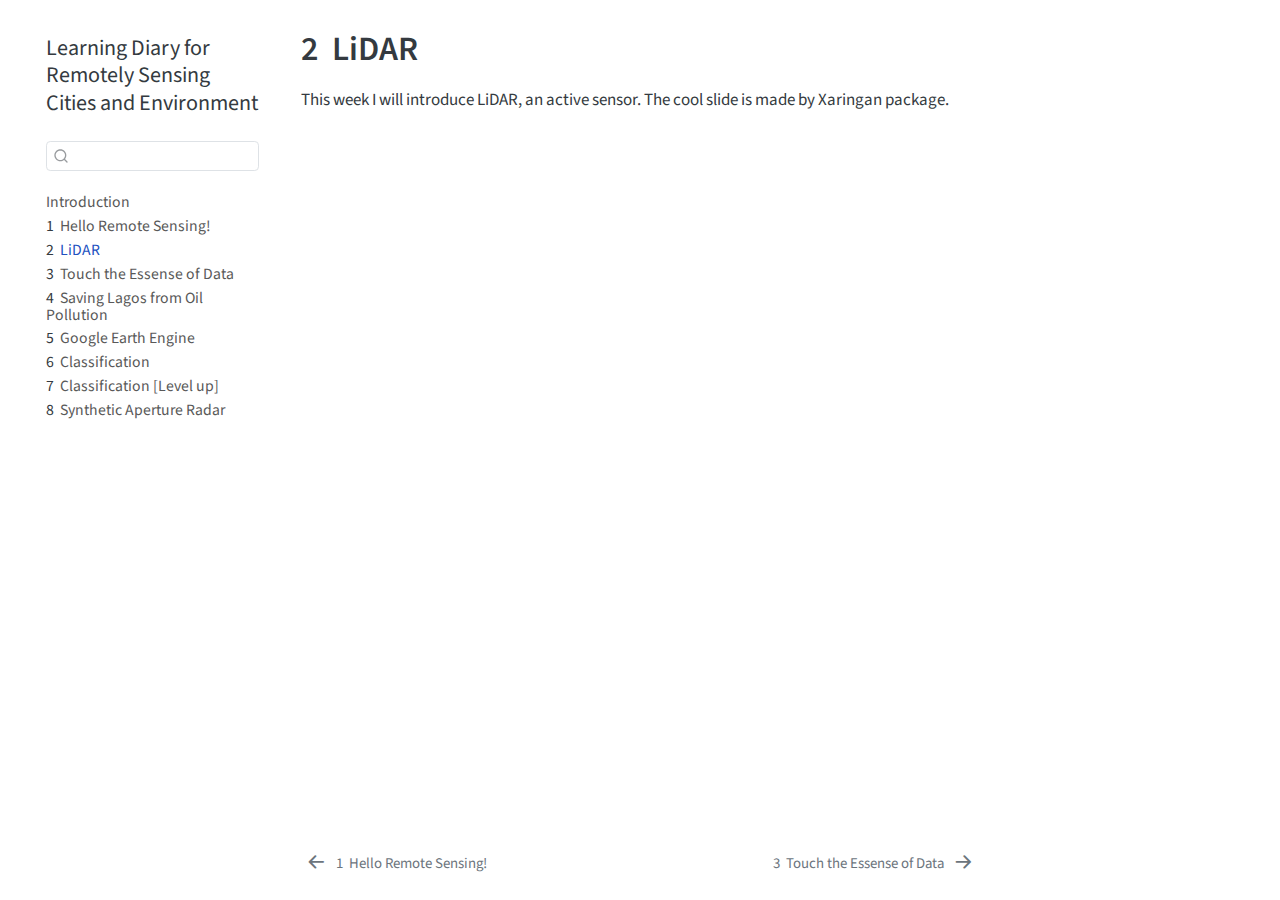
<file: docs/Week2.html>
<!DOCTYPE html>
<html xmlns="http://www.w3.org/1999/xhtml" lang="en" xml:lang="en"><head>

<meta charset="utf-8">
<meta name="generator" content="quarto-1.4.549">

<meta name="viewport" content="width=device-width, initial-scale=1.0, user-scalable=yes">


<title>Learning Diary for Remotely Sensing Cities and Environment - 2&nbsp; LiDAR</title>
<style>
code{white-space: pre-wrap;}
span.smallcaps{font-variant: small-caps;}
div.columns{display: flex; gap: min(4vw, 1.5em);}
div.column{flex: auto; overflow-x: auto;}
div.hanging-indent{margin-left: 1.5em; text-indent: -1.5em;}
ul.task-list{list-style: none;}
ul.task-list li input[type="checkbox"] {
  width: 0.8em;
  margin: 0 0.8em 0.2em -1em; /* quarto-specific, see https://github.com/quarto-dev/quarto-cli/issues/4556 */ 
  vertical-align: middle;
}
</style>


<script src="site_libs/quarto-nav/quarto-nav.js"></script>
<script src="site_libs/quarto-nav/headroom.min.js"></script>
<script src="site_libs/clipboard/clipboard.min.js"></script>
<script src="site_libs/quarto-search/autocomplete.umd.js"></script>
<script src="site_libs/quarto-search/fuse.min.js"></script>
<script src="site_libs/quarto-search/quarto-search.js"></script>
<meta name="quarto:offset" content="./">
<link href="./Week3.html" rel="next">
<link href="./Week1.html" rel="prev">
<script src="site_libs/quarto-html/quarto.js"></script>
<script src="site_libs/quarto-html/popper.min.js"></script>
<script src="site_libs/quarto-html/tippy.umd.min.js"></script>
<script src="site_libs/quarto-html/anchor.min.js"></script>
<link href="site_libs/quarto-html/tippy.css" rel="stylesheet">
<link href="site_libs/quarto-html/quarto-syntax-highlighting.css" rel="stylesheet" id="quarto-text-highlighting-styles">
<script src="site_libs/bootstrap/bootstrap.min.js"></script>
<link href="site_libs/bootstrap/bootstrap-icons.css" rel="stylesheet">
<link href="site_libs/bootstrap/bootstrap.min.css" rel="stylesheet" id="quarto-bootstrap" data-mode="light">
<script id="quarto-search-options" type="application/json">{
  "location": "sidebar",
  "copy-button": false,
  "collapse-after": 3,
  "panel-placement": "start",
  "type": "textbox",
  "limit": 50,
  "keyboard-shortcut": [
    "f",
    "/",
    "s"
  ],
  "show-item-context": false,
  "language": {
    "search-no-results-text": "No results",
    "search-matching-documents-text": "matching documents",
    "search-copy-link-title": "Copy link to search",
    "search-hide-matches-text": "Hide additional matches",
    "search-more-match-text": "more match in this document",
    "search-more-matches-text": "more matches in this document",
    "search-clear-button-title": "Clear",
    "search-text-placeholder": "",
    "search-detached-cancel-button-title": "Cancel",
    "search-submit-button-title": "Submit",
    "search-label": "Search"
  }
}</script>


</head>

<body class="nav-sidebar floating">

<div id="quarto-search-results"></div>
  <header id="quarto-header" class="headroom fixed-top">
  <nav class="quarto-secondary-nav">
    <div class="container-fluid d-flex">
      <button type="button" class="quarto-btn-toggle btn" data-bs-toggle="collapse" data-bs-target=".quarto-sidebar-collapse-item" aria-controls="quarto-sidebar" aria-expanded="false" aria-label="Toggle sidebar navigation" onclick="if (window.quartoToggleHeadroom) { window.quartoToggleHeadroom(); }">
        <i class="bi bi-layout-text-sidebar-reverse"></i>
      </button>
        <nav class="quarto-page-breadcrumbs" aria-label="breadcrumb"><ol class="breadcrumb"><li class="breadcrumb-item"><a href="./Week2.html"><span class="chapter-number">2</span>&nbsp; <span class="chapter-title">LiDAR</span></a></li></ol></nav>
        <a class="flex-grow-1" role="button" data-bs-toggle="collapse" data-bs-target=".quarto-sidebar-collapse-item" aria-controls="quarto-sidebar" aria-expanded="false" aria-label="Toggle sidebar navigation" onclick="if (window.quartoToggleHeadroom) { window.quartoToggleHeadroom(); }">      
        </a>
      <button type="button" class="btn quarto-search-button" aria-label="" onclick="window.quartoOpenSearch();">
        <i class="bi bi-search"></i>
      </button>
    </div>
  </nav>
</header>
<!-- content -->
<div id="quarto-content" class="quarto-container page-columns page-rows-contents page-layout-article">
<!-- sidebar -->
  <nav id="quarto-sidebar" class="sidebar collapse collapse-horizontal quarto-sidebar-collapse-item sidebar-navigation floating overflow-auto">
    <div class="pt-lg-2 mt-2 text-left sidebar-header">
    <div class="sidebar-title mb-0 py-0">
      <a href="./">Learning Diary for Remotely Sensing Cities and Environment</a> 
    </div>
      </div>
        <div class="mt-2 flex-shrink-0 align-items-center">
        <div class="sidebar-search">
        <div id="quarto-search" class="" title="Search"></div>
        </div>
        </div>
    <div class="sidebar-menu-container"> 
    <ul class="list-unstyled mt-1">
        <li class="sidebar-item">
  <div class="sidebar-item-container"> 
  <a href="./index.html" class="sidebar-item-text sidebar-link">
 <span class="menu-text">Introduction</span></a>
  </div>
</li>
        <li class="sidebar-item">
  <div class="sidebar-item-container"> 
  <a href="./Week1.html" class="sidebar-item-text sidebar-link">
 <span class="menu-text"><span class="chapter-number">1</span>&nbsp; <span class="chapter-title">Hello Remote Sensing!</span></span></a>
  </div>
</li>
        <li class="sidebar-item">
  <div class="sidebar-item-container"> 
  <a href="./Week2.html" class="sidebar-item-text sidebar-link active">
 <span class="menu-text"><span class="chapter-number">2</span>&nbsp; <span class="chapter-title">LiDAR</span></span></a>
  </div>
</li>
        <li class="sidebar-item">
  <div class="sidebar-item-container"> 
  <a href="./Week3.html" class="sidebar-item-text sidebar-link">
 <span class="menu-text"><span class="chapter-number">3</span>&nbsp; <span class="chapter-title">Touch the Essense of Data</span></span></a>
  </div>
</li>
        <li class="sidebar-item">
  <div class="sidebar-item-container"> 
  <a href="./Week4.html" class="sidebar-item-text sidebar-link">
 <span class="menu-text"><span class="chapter-number">4</span>&nbsp; <span class="chapter-title">Saving Lagos from Oil Pollution</span></span></a>
  </div>
</li>
        <li class="sidebar-item">
  <div class="sidebar-item-container"> 
  <a href="./Week5.html" class="sidebar-item-text sidebar-link">
 <span class="menu-text"><span class="chapter-number">5</span>&nbsp; <span class="chapter-title">Google Earth Engine</span></span></a>
  </div>
</li>
        <li class="sidebar-item">
  <div class="sidebar-item-container"> 
  <a href="./Week6.html" class="sidebar-item-text sidebar-link">
 <span class="menu-text"><span class="chapter-number">6</span>&nbsp; <span class="chapter-title">Classification</span></span></a>
  </div>
</li>
        <li class="sidebar-item">
  <div class="sidebar-item-container"> 
  <a href="./Week7.html" class="sidebar-item-text sidebar-link">
 <span class="menu-text"><span class="chapter-number">7</span>&nbsp; <span class="chapter-title">Classification [Level up]</span></span></a>
  </div>
</li>
        <li class="sidebar-item">
  <div class="sidebar-item-container"> 
  <a href="./Week8.html" class="sidebar-item-text sidebar-link">
 <span class="menu-text"><span class="chapter-number">8</span>&nbsp; <span class="chapter-title">Synthetic Aperture Radar</span></span></a>
  </div>
</li>
    </ul>
    </div>
</nav>
<div id="quarto-sidebar-glass" class="quarto-sidebar-collapse-item" data-bs-toggle="collapse" data-bs-target=".quarto-sidebar-collapse-item"></div>
<!-- margin-sidebar -->
    <div id="quarto-margin-sidebar" class="sidebar margin-sidebar">
        
    </div>
<!-- main -->
<main class="content" id="quarto-document-content">

<header id="title-block-header" class="quarto-title-block default">
<div class="quarto-title">
<h1 class="title"><span class="chapter-number">2</span>&nbsp; <span class="chapter-title">LiDAR</span></h1>
</div>



<div class="quarto-title-meta">

    
  
    
  </div>
  


</header>


<p>This week I will introduce LiDAR, an active sensor. The cool slide is made by Xaringan package.</p>
<iframe width="500" height="300" src="https://nyqqq.github.io/learning_diary/Slides.html" title="Quarto Documentation"></iframe>



</main> <!-- /main -->
<script id="quarto-html-after-body" type="application/javascript">
window.document.addEventListener("DOMContentLoaded", function (event) {
  const toggleBodyColorMode = (bsSheetEl) => {
    const mode = bsSheetEl.getAttribute("data-mode");
    const bodyEl = window.document.querySelector("body");
    if (mode === "dark") {
      bodyEl.classList.add("quarto-dark");
      bodyEl.classList.remove("quarto-light");
    } else {
      bodyEl.classList.add("quarto-light");
      bodyEl.classList.remove("quarto-dark");
    }
  }
  const toggleBodyColorPrimary = () => {
    const bsSheetEl = window.document.querySelector("link#quarto-bootstrap");
    if (bsSheetEl) {
      toggleBodyColorMode(bsSheetEl);
    }
  }
  toggleBodyColorPrimary();  
  const icon = "";
  const anchorJS = new window.AnchorJS();
  anchorJS.options = {
    placement: 'right',
    icon: icon
  };
  anchorJS.add('.anchored');
  const isCodeAnnotation = (el) => {
    for (const clz of el.classList) {
      if (clz.startsWith('code-annotation-')) {                     
        return true;
      }
    }
    return false;
  }
  const clipboard = new window.ClipboardJS('.code-copy-button', {
    text: function(trigger) {
      const codeEl = trigger.previousElementSibling.cloneNode(true);
      for (const childEl of codeEl.children) {
        if (isCodeAnnotation(childEl)) {
          childEl.remove();
        }
      }
      return codeEl.innerText;
    }
  });
  clipboard.on('success', function(e) {
    // button target
    const button = e.trigger;
    // don't keep focus
    button.blur();
    // flash "checked"
    button.classList.add('code-copy-button-checked');
    var currentTitle = button.getAttribute("title");
    button.setAttribute("title", "Copied!");
    let tooltip;
    if (window.bootstrap) {
      button.setAttribute("data-bs-toggle", "tooltip");
      button.setAttribute("data-bs-placement", "left");
      button.setAttribute("data-bs-title", "Copied!");
      tooltip = new bootstrap.Tooltip(button, 
        { trigger: "manual", 
          customClass: "code-copy-button-tooltip",
          offset: [0, -8]});
      tooltip.show();    
    }
    setTimeout(function() {
      if (tooltip) {
        tooltip.hide();
        button.removeAttribute("data-bs-title");
        button.removeAttribute("data-bs-toggle");
        button.removeAttribute("data-bs-placement");
      }
      button.setAttribute("title", currentTitle);
      button.classList.remove('code-copy-button-checked');
    }, 1000);
    // clear code selection
    e.clearSelection();
  });
  function tippyHover(el, contentFn, onTriggerFn, onUntriggerFn) {
    const config = {
      allowHTML: true,
      maxWidth: 500,
      delay: 100,
      arrow: false,
      appendTo: function(el) {
          return el.parentElement;
      },
      interactive: true,
      interactiveBorder: 10,
      theme: 'quarto',
      placement: 'bottom-start',
    };
    if (contentFn) {
      config.content = contentFn;
    }
    if (onTriggerFn) {
      config.onTrigger = onTriggerFn;
    }
    if (onUntriggerFn) {
      config.onUntrigger = onUntriggerFn;
    }
    window.tippy(el, config); 
  }
  const noterefs = window.document.querySelectorAll('a[role="doc-noteref"]');
  for (var i=0; i<noterefs.length; i++) {
    const ref = noterefs[i];
    tippyHover(ref, function() {
      // use id or data attribute instead here
      let href = ref.getAttribute('data-footnote-href') || ref.getAttribute('href');
      try { href = new URL(href).hash; } catch {}
      const id = href.replace(/^#\/?/, "");
      const note = window.document.getElementById(id);
      return note.innerHTML;
    });
  }
  const xrefs = window.document.querySelectorAll('a.quarto-xref');
  const processXRef = (id, note) => {
    // Strip column container classes
    const stripColumnClz = (el) => {
      el.classList.remove("page-full", "page-columns");
      if (el.children) {
        for (const child of el.children) {
          stripColumnClz(child);
        }
      }
    }
    stripColumnClz(note)
    if (id === null || id.startsWith('sec-')) {
      // Special case sections, only their first couple elements
      const container = document.createElement("div");
      if (note.children && note.children.length > 2) {
        container.appendChild(note.children[0].cloneNode(true));
        for (let i = 1; i < note.children.length; i++) {
          const child = note.children[i];
          if (child.tagName === "P" && child.innerText === "") {
            continue;
          } else {
            container.appendChild(child.cloneNode(true));
            break;
          }
        }
        if (window.Quarto?.typesetMath) {
          window.Quarto.typesetMath(container);
        }
        return container.innerHTML
      } else {
        if (window.Quarto?.typesetMath) {
          window.Quarto.typesetMath(note);
        }
        return note.innerHTML;
      }
    } else {
      // Remove any anchor links if they are present
      const anchorLink = note.querySelector('a.anchorjs-link');
      if (anchorLink) {
        anchorLink.remove();
      }
      if (window.Quarto?.typesetMath) {
        window.Quarto.typesetMath(note);
      }
      // TODO in 1.5, we should make sure this works without a callout special case
      if (note.classList.contains("callout")) {
        return note.outerHTML;
      } else {
        return note.innerHTML;
      }
    }
  }
  for (var i=0; i<xrefs.length; i++) {
    const xref = xrefs[i];
    tippyHover(xref, undefined, function(instance) {
      instance.disable();
      let url = xref.getAttribute('href');
      let hash = undefined; 
      if (url.startsWith('#')) {
        hash = url;
      } else {
        try { hash = new URL(url).hash; } catch {}
      }
      if (hash) {
        const id = hash.replace(/^#\/?/, "");
        const note = window.document.getElementById(id);
        if (note !== null) {
          try {
            const html = processXRef(id, note.cloneNode(true));
            instance.setContent(html);
          } finally {
            instance.enable();
            instance.show();
          }
        } else {
          // See if we can fetch this
          fetch(url.split('#')[0])
          .then(res => res.text())
          .then(html => {
            const parser = new DOMParser();
            const htmlDoc = parser.parseFromString(html, "text/html");
            const note = htmlDoc.getElementById(id);
            if (note !== null) {
              const html = processXRef(id, note);
              instance.setContent(html);
            } 
          }).finally(() => {
            instance.enable();
            instance.show();
          });
        }
      } else {
        // See if we can fetch a full url (with no hash to target)
        // This is a special case and we should probably do some content thinning / targeting
        fetch(url)
        .then(res => res.text())
        .then(html => {
          const parser = new DOMParser();
          const htmlDoc = parser.parseFromString(html, "text/html");
          const note = htmlDoc.querySelector('main.content');
          if (note !== null) {
            // This should only happen for chapter cross references
            // (since there is no id in the URL)
            // remove the first header
            if (note.children.length > 0 && note.children[0].tagName === "HEADER") {
              note.children[0].remove();
            }
            const html = processXRef(null, note);
            instance.setContent(html);
          } 
        }).finally(() => {
          instance.enable();
          instance.show();
        });
      }
    }, function(instance) {
    });
  }
      let selectedAnnoteEl;
      const selectorForAnnotation = ( cell, annotation) => {
        let cellAttr = 'data-code-cell="' + cell + '"';
        let lineAttr = 'data-code-annotation="' +  annotation + '"';
        const selector = 'span[' + cellAttr + '][' + lineAttr + ']';
        return selector;
      }
      const selectCodeLines = (annoteEl) => {
        const doc = window.document;
        const targetCell = annoteEl.getAttribute("data-target-cell");
        const targetAnnotation = annoteEl.getAttribute("data-target-annotation");
        const annoteSpan = window.document.querySelector(selectorForAnnotation(targetCell, targetAnnotation));
        const lines = annoteSpan.getAttribute("data-code-lines").split(",");
        const lineIds = lines.map((line) => {
          return targetCell + "-" + line;
        })
        let top = null;
        let height = null;
        let parent = null;
        if (lineIds.length > 0) {
            //compute the position of the single el (top and bottom and make a div)
            const el = window.document.getElementById(lineIds[0]);
            top = el.offsetTop;
            height = el.offsetHeight;
            parent = el.parentElement.parentElement;
          if (lineIds.length > 1) {
            const lastEl = window.document.getElementById(lineIds[lineIds.length - 1]);
            const bottom = lastEl.offsetTop + lastEl.offsetHeight;
            height = bottom - top;
          }
          if (top !== null && height !== null && parent !== null) {
            // cook up a div (if necessary) and position it 
            let div = window.document.getElementById("code-annotation-line-highlight");
            if (div === null) {
              div = window.document.createElement("div");
              div.setAttribute("id", "code-annotation-line-highlight");
              div.style.position = 'absolute';
              parent.appendChild(div);
            }
            div.style.top = top - 2 + "px";
            div.style.height = height + 4 + "px";
            div.style.left = 0;
            let gutterDiv = window.document.getElementById("code-annotation-line-highlight-gutter");
            if (gutterDiv === null) {
              gutterDiv = window.document.createElement("div");
              gutterDiv.setAttribute("id", "code-annotation-line-highlight-gutter");
              gutterDiv.style.position = 'absolute';
              const codeCell = window.document.getElementById(targetCell);
              const gutter = codeCell.querySelector('.code-annotation-gutter');
              gutter.appendChild(gutterDiv);
            }
            gutterDiv.style.top = top - 2 + "px";
            gutterDiv.style.height = height + 4 + "px";
          }
          selectedAnnoteEl = annoteEl;
        }
      };
      const unselectCodeLines = () => {
        const elementsIds = ["code-annotation-line-highlight", "code-annotation-line-highlight-gutter"];
        elementsIds.forEach((elId) => {
          const div = window.document.getElementById(elId);
          if (div) {
            div.remove();
          }
        });
        selectedAnnoteEl = undefined;
      };
        // Handle positioning of the toggle
    window.addEventListener(
      "resize",
      throttle(() => {
        elRect = undefined;
        if (selectedAnnoteEl) {
          selectCodeLines(selectedAnnoteEl);
        }
      }, 10)
    );
    function throttle(fn, ms) {
    let throttle = false;
    let timer;
      return (...args) => {
        if(!throttle) { // first call gets through
            fn.apply(this, args);
            throttle = true;
        } else { // all the others get throttled
            if(timer) clearTimeout(timer); // cancel #2
            timer = setTimeout(() => {
              fn.apply(this, args);
              timer = throttle = false;
            }, ms);
        }
      };
    }
      // Attach click handler to the DT
      const annoteDls = window.document.querySelectorAll('dt[data-target-cell]');
      for (const annoteDlNode of annoteDls) {
        annoteDlNode.addEventListener('click', (event) => {
          const clickedEl = event.target;
          if (clickedEl !== selectedAnnoteEl) {
            unselectCodeLines();
            const activeEl = window.document.querySelector('dt[data-target-cell].code-annotation-active');
            if (activeEl) {
              activeEl.classList.remove('code-annotation-active');
            }
            selectCodeLines(clickedEl);
            clickedEl.classList.add('code-annotation-active');
          } else {
            // Unselect the line
            unselectCodeLines();
            clickedEl.classList.remove('code-annotation-active');
          }
        });
      }
  const findCites = (el) => {
    const parentEl = el.parentElement;
    if (parentEl) {
      const cites = parentEl.dataset.cites;
      if (cites) {
        return {
          el,
          cites: cites.split(' ')
        };
      } else {
        return findCites(el.parentElement)
      }
    } else {
      return undefined;
    }
  };
  var bibliorefs = window.document.querySelectorAll('a[role="doc-biblioref"]');
  for (var i=0; i<bibliorefs.length; i++) {
    const ref = bibliorefs[i];
    const citeInfo = findCites(ref);
    if (citeInfo) {
      tippyHover(citeInfo.el, function() {
        var popup = window.document.createElement('div');
        citeInfo.cites.forEach(function(cite) {
          var citeDiv = window.document.createElement('div');
          citeDiv.classList.add('hanging-indent');
          citeDiv.classList.add('csl-entry');
          var biblioDiv = window.document.getElementById('ref-' + cite);
          if (biblioDiv) {
            citeDiv.innerHTML = biblioDiv.innerHTML;
          }
          popup.appendChild(citeDiv);
        });
        return popup.innerHTML;
      });
    }
  }
});
</script>
<nav class="page-navigation">
  <div class="nav-page nav-page-previous">
      <a href="./Week1.html" class="pagination-link  aria-label=" &lt;span="" remote="" sensing!&lt;="" span&gt;"="">
        <i class="bi bi-arrow-left-short"></i> <span class="nav-page-text"><span class="chapter-number">1</span>&nbsp; <span class="chapter-title">Hello Remote Sensing!</span></span>
      </a>          
  </div>
  <div class="nav-page nav-page-next">
      <a href="./Week3.html" class="pagination-link" aria-label="<span class='chapter-number'>3</span>&nbsp; <span class='chapter-title'>Touch the Essense of Data</span>">
        <span class="nav-page-text"><span class="chapter-number">3</span>&nbsp; <span class="chapter-title">Touch the Essense of Data</span></span> <i class="bi bi-arrow-right-short"></i>
      </a>
  </div>
</nav>
</div> <!-- /content -->




</body></html>
</file>
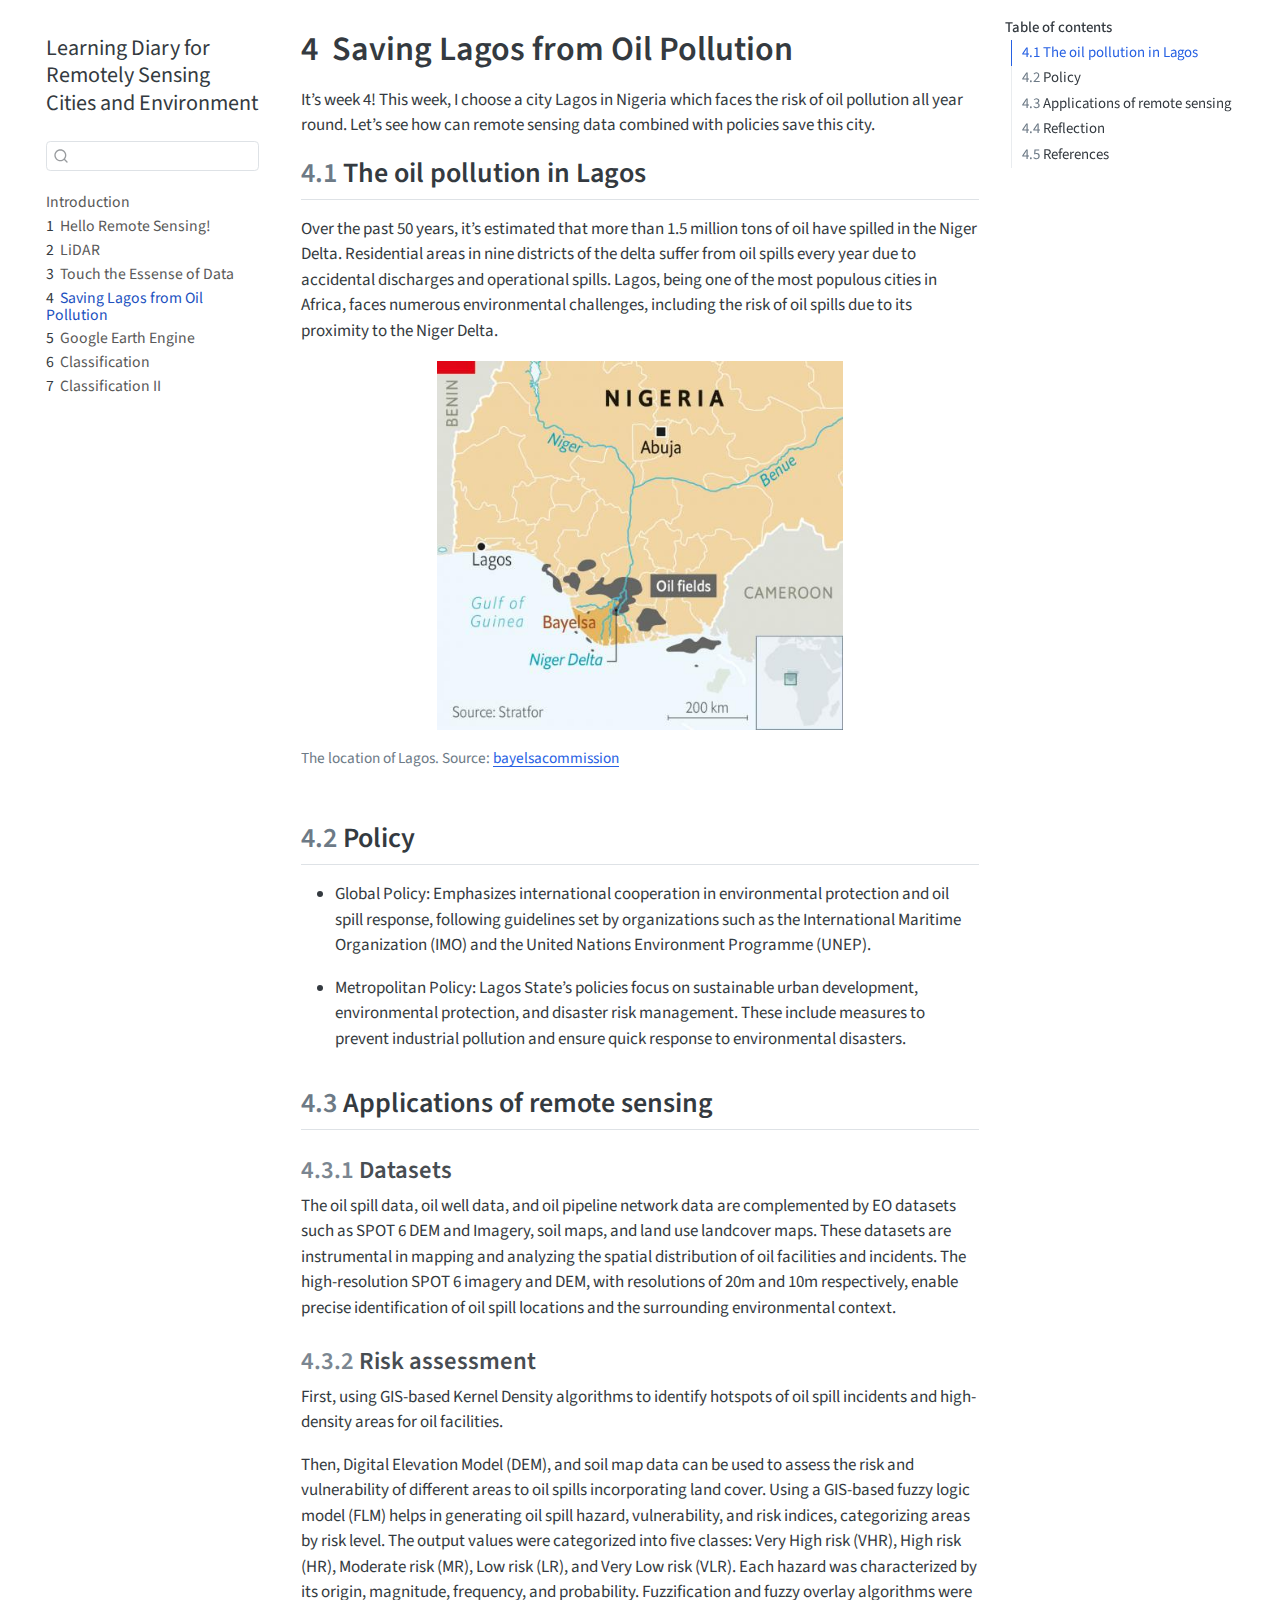
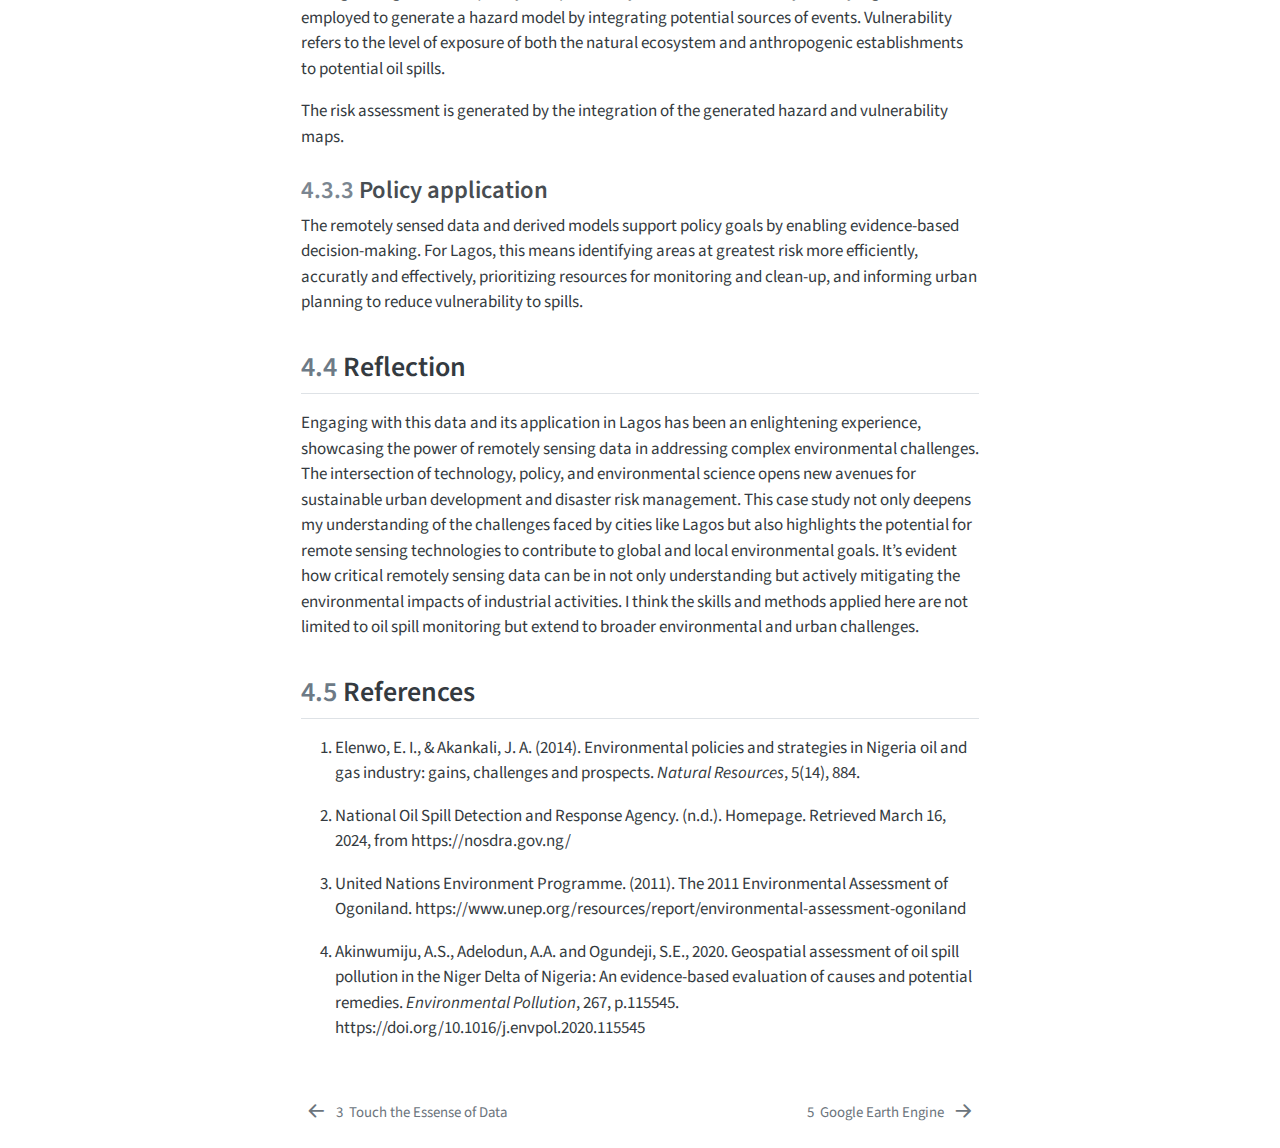
<file: docs/Week4.html>
<!DOCTYPE html>
<html xmlns="http://www.w3.org/1999/xhtml" lang="en" xml:lang="en"><head>

<meta charset="utf-8">
<meta name="generator" content="quarto-1.4.549">

<meta name="viewport" content="width=device-width, initial-scale=1.0, user-scalable=yes">


<title>Learning Diary for Remotely Sensing Cities and Environment - 4&nbsp; Saving Lagos from Oil Pollution</title>
<style>
code{white-space: pre-wrap;}
span.smallcaps{font-variant: small-caps;}
div.columns{display: flex; gap: min(4vw, 1.5em);}
div.column{flex: auto; overflow-x: auto;}
div.hanging-indent{margin-left: 1.5em; text-indent: -1.5em;}
ul.task-list{list-style: none;}
ul.task-list li input[type="checkbox"] {
  width: 0.8em;
  margin: 0 0.8em 0.2em -1em; /* quarto-specific, see https://github.com/quarto-dev/quarto-cli/issues/4556 */ 
  vertical-align: middle;
}
</style>


<script src="site_libs/quarto-nav/quarto-nav.js"></script>
<script src="site_libs/quarto-nav/headroom.min.js"></script>
<script src="site_libs/clipboard/clipboard.min.js"></script>
<script src="site_libs/quarto-search/autocomplete.umd.js"></script>
<script src="site_libs/quarto-search/fuse.min.js"></script>
<script src="site_libs/quarto-search/quarto-search.js"></script>
<meta name="quarto:offset" content="./">
<link href="./Week5.html" rel="next">
<link href="./Week3.html" rel="prev">
<script src="site_libs/quarto-html/quarto.js"></script>
<script src="site_libs/quarto-html/popper.min.js"></script>
<script src="site_libs/quarto-html/tippy.umd.min.js"></script>
<script src="site_libs/quarto-html/anchor.min.js"></script>
<link href="site_libs/quarto-html/tippy.css" rel="stylesheet">
<link href="site_libs/quarto-html/quarto-syntax-highlighting.css" rel="stylesheet" id="quarto-text-highlighting-styles">
<script src="site_libs/bootstrap/bootstrap.min.js"></script>
<link href="site_libs/bootstrap/bootstrap-icons.css" rel="stylesheet">
<link href="site_libs/bootstrap/bootstrap.min.css" rel="stylesheet" id="quarto-bootstrap" data-mode="light">
<script id="quarto-search-options" type="application/json">{
  "location": "sidebar",
  "copy-button": false,
  "collapse-after": 3,
  "panel-placement": "start",
  "type": "textbox",
  "limit": 50,
  "keyboard-shortcut": [
    "f",
    "/",
    "s"
  ],
  "show-item-context": false,
  "language": {
    "search-no-results-text": "No results",
    "search-matching-documents-text": "matching documents",
    "search-copy-link-title": "Copy link to search",
    "search-hide-matches-text": "Hide additional matches",
    "search-more-match-text": "more match in this document",
    "search-more-matches-text": "more matches in this document",
    "search-clear-button-title": "Clear",
    "search-text-placeholder": "",
    "search-detached-cancel-button-title": "Cancel",
    "search-submit-button-title": "Submit",
    "search-label": "Search"
  }
}</script>


</head>

<body class="nav-sidebar floating">

<div id="quarto-search-results"></div>
  <header id="quarto-header" class="headroom fixed-top">
  <nav class="quarto-secondary-nav">
    <div class="container-fluid d-flex">
      <button type="button" class="quarto-btn-toggle btn" data-bs-toggle="collapse" data-bs-target=".quarto-sidebar-collapse-item" aria-controls="quarto-sidebar" aria-expanded="false" aria-label="Toggle sidebar navigation" onclick="if (window.quartoToggleHeadroom) { window.quartoToggleHeadroom(); }">
        <i class="bi bi-layout-text-sidebar-reverse"></i>
      </button>
        <nav class="quarto-page-breadcrumbs" aria-label="breadcrumb"><ol class="breadcrumb"><li class="breadcrumb-item"><a href="./Week4.html"><span class="chapter-number">4</span>&nbsp; <span class="chapter-title">Saving Lagos from Oil Pollution</span></a></li></ol></nav>
        <a class="flex-grow-1" role="button" data-bs-toggle="collapse" data-bs-target=".quarto-sidebar-collapse-item" aria-controls="quarto-sidebar" aria-expanded="false" aria-label="Toggle sidebar navigation" onclick="if (window.quartoToggleHeadroom) { window.quartoToggleHeadroom(); }">      
        </a>
      <button type="button" class="btn quarto-search-button" aria-label="" onclick="window.quartoOpenSearch();">
        <i class="bi bi-search"></i>
      </button>
    </div>
  </nav>
</header>
<!-- content -->
<div id="quarto-content" class="quarto-container page-columns page-rows-contents page-layout-article">
<!-- sidebar -->
  <nav id="quarto-sidebar" class="sidebar collapse collapse-horizontal quarto-sidebar-collapse-item sidebar-navigation floating overflow-auto">
    <div class="pt-lg-2 mt-2 text-left sidebar-header">
    <div class="sidebar-title mb-0 py-0">
      <a href="./">Learning Diary for Remotely Sensing Cities and Environment</a> 
    </div>
      </div>
        <div class="mt-2 flex-shrink-0 align-items-center">
        <div class="sidebar-search">
        <div id="quarto-search" class="" title="Search"></div>
        </div>
        </div>
    <div class="sidebar-menu-container"> 
    <ul class="list-unstyled mt-1">
        <li class="sidebar-item">
  <div class="sidebar-item-container"> 
  <a href="./index.html" class="sidebar-item-text sidebar-link">
 <span class="menu-text">Introduction</span></a>
  </div>
</li>
        <li class="sidebar-item">
  <div class="sidebar-item-container"> 
  <a href="./Week1.html" class="sidebar-item-text sidebar-link">
 <span class="menu-text"><span class="chapter-number">1</span>&nbsp; <span class="chapter-title">Hello Remote Sensing!</span></span></a>
  </div>
</li>
        <li class="sidebar-item">
  <div class="sidebar-item-container"> 
  <a href="./Week2.html" class="sidebar-item-text sidebar-link">
 <span class="menu-text"><span class="chapter-number">2</span>&nbsp; <span class="chapter-title">LiDAR</span></span></a>
  </div>
</li>
        <li class="sidebar-item">
  <div class="sidebar-item-container"> 
  <a href="./Week3.html" class="sidebar-item-text sidebar-link">
 <span class="menu-text"><span class="chapter-number">3</span>&nbsp; <span class="chapter-title">Touch the Essense of Data</span></span></a>
  </div>
</li>
        <li class="sidebar-item">
  <div class="sidebar-item-container"> 
  <a href="./Week4.html" class="sidebar-item-text sidebar-link active">
 <span class="menu-text"><span class="chapter-number">4</span>&nbsp; <span class="chapter-title">Saving Lagos from Oil Pollution</span></span></a>
  </div>
</li>
        <li class="sidebar-item">
  <div class="sidebar-item-container"> 
  <a href="./Week5.html" class="sidebar-item-text sidebar-link">
 <span class="menu-text"><span class="chapter-number">5</span>&nbsp; <span class="chapter-title">Google Earth Engine</span></span></a>
  </div>
</li>
        <li class="sidebar-item">
  <div class="sidebar-item-container"> 
  <a href="./Week6.html" class="sidebar-item-text sidebar-link">
 <span class="menu-text"><span class="chapter-number">6</span>&nbsp; <span class="chapter-title">Classification</span></span></a>
  </div>
</li>
        <li class="sidebar-item">
  <div class="sidebar-item-container"> 
  <a href="./Week7.html" class="sidebar-item-text sidebar-link">
 <span class="menu-text"><span class="chapter-number">7</span>&nbsp; <span class="chapter-title">Classification II</span></span></a>
  </div>
</li>
    </ul>
    </div>
</nav>
<div id="quarto-sidebar-glass" class="quarto-sidebar-collapse-item" data-bs-toggle="collapse" data-bs-target=".quarto-sidebar-collapse-item"></div>
<!-- margin-sidebar -->
    <div id="quarto-margin-sidebar" class="sidebar margin-sidebar">
        <nav id="TOC" role="doc-toc" class="toc-active">
    <h2 id="toc-title">Table of contents</h2>
   
  <ul>
  <li><a href="#the-oil-pollution-in-lagos" id="toc-the-oil-pollution-in-lagos" class="nav-link active" data-scroll-target="#the-oil-pollution-in-lagos"><span class="header-section-number">4.1</span> The oil pollution in Lagos</a></li>
  <li><a href="#policy" id="toc-policy" class="nav-link" data-scroll-target="#policy"><span class="header-section-number">4.2</span> Policy</a></li>
  <li><a href="#applications-of-remote-sensing" id="toc-applications-of-remote-sensing" class="nav-link" data-scroll-target="#applications-of-remote-sensing"><span class="header-section-number">4.3</span> Applications of remote sensing</a>
  <ul class="collapse">
  <li><a href="#datasets" id="toc-datasets" class="nav-link" data-scroll-target="#datasets"><span class="header-section-number">4.3.1</span> Datasets</a></li>
  <li><a href="#risk-assessment" id="toc-risk-assessment" class="nav-link" data-scroll-target="#risk-assessment"><span class="header-section-number">4.3.2</span> Risk assessment</a></li>
  <li><a href="#policy-application" id="toc-policy-application" class="nav-link" data-scroll-target="#policy-application"><span class="header-section-number">4.3.3</span> Policy application</a></li>
  </ul></li>
  <li><a href="#reflection" id="toc-reflection" class="nav-link" data-scroll-target="#reflection"><span class="header-section-number">4.4</span> Reflection</a></li>
  <li><a href="#references" id="toc-references" class="nav-link" data-scroll-target="#references"><span class="header-section-number">4.5</span> References</a></li>
  </ul>
</nav>
    </div>
<!-- main -->
<main class="content" id="quarto-document-content">

<header id="title-block-header" class="quarto-title-block default">
<div class="quarto-title">
<h1 class="title"><span class="chapter-number">4</span>&nbsp; <span class="chapter-title">Saving Lagos from Oil Pollution</span></h1>
</div>



<div class="quarto-title-meta">

    
  
    
  </div>
  


</header>


<p>It’s week 4! This week, I choose a city Lagos in Nigeria which faces the risk of oil pollution all year round. Let’s see how can remote sensing data combined with policies save this city.</p>
<section id="the-oil-pollution-in-lagos" class="level2" data-number="4.1">
<h2 data-number="4.1" class="anchored" data-anchor-id="the-oil-pollution-in-lagos"><span class="header-section-number">4.1</span> The oil pollution in Lagos</h2>
<p>Over the past 50 years, it’s estimated that more than 1.5 million tons of oil have spilled in the Niger Delta. Residential areas in nine districts of the delta suffer from oil spills every year due to accidental discharges and operational spills. Lagos, being one of the most populous cities in Africa, faces numerous environmental challenges, including the risk of oil spills due to its proximity to the Niger Delta.</p>
<div class="cell" data-layout-align="center">
<div class="cell-output-display">
<div class="quarto-figure quarto-figure-center">
<figure class="figure">
<p><img src="image/Lagos.jpeg" class="img-fluid quarto-figure quarto-figure-center figure-img" style="width:60.0%"></p>
<figcaption>The location of Lagos. Source: <a href="https://www.bayelsacommission.org/wp-content/uploads/2019/03/20190330_DAM992.jpg">bayelsacommission</a></figcaption>
</figure>
</div>
</div>
</div>
</section>
<section id="policy" class="level2" data-number="4.2">
<h2 data-number="4.2" class="anchored" data-anchor-id="policy"><span class="header-section-number">4.2</span> Policy</h2>
<ul>
<li><p>Global Policy: Emphasizes international cooperation in environmental protection and oil spill response, following guidelines set by organizations such as the International Maritime Organization (IMO) and the United Nations Environment Programme (UNEP).</p></li>
<li><p>Metropolitan Policy: Lagos State’s policies focus on sustainable urban development, environmental protection, and disaster risk management. These include measures to prevent industrial pollution and ensure quick response to environmental disasters.</p></li>
</ul>
</section>
<section id="applications-of-remote-sensing" class="level2" data-number="4.3">
<h2 data-number="4.3" class="anchored" data-anchor-id="applications-of-remote-sensing"><span class="header-section-number">4.3</span> Applications of remote sensing</h2>
<section id="datasets" class="level3" data-number="4.3.1">
<h3 data-number="4.3.1" class="anchored" data-anchor-id="datasets"><span class="header-section-number">4.3.1</span> Datasets</h3>
<p>The oil spill data, oil well data, and oil pipeline network data are complemented by EO datasets such as SPOT 6 DEM and Imagery, soil maps, and land use landcover maps. These datasets are instrumental in mapping and analyzing the spatial distribution of oil facilities and incidents. The high-resolution SPOT 6 imagery and DEM, with resolutions of 20m and 10m respectively, enable precise identification of oil spill locations and the surrounding environmental context.</p>
</section>
<section id="risk-assessment" class="level3" data-number="4.3.2">
<h3 data-number="4.3.2" class="anchored" data-anchor-id="risk-assessment"><span class="header-section-number">4.3.2</span> Risk assessment</h3>
<p>First, using GIS-based Kernel Density algorithms to identify hotspots of oil spill incidents and high-density areas for oil facilities.</p>
<p>Then, Digital Elevation Model (DEM), and soil map data can be used to assess the risk and vulnerability of different areas to oil spills incorporating land cover. Using a GIS-based fuzzy logic model (FLM) helps in generating oil spill hazard, vulnerability, and risk indices, categorizing areas by risk level. The output values were categorized into five classes: Very High risk (VHR), High risk (HR), Moderate risk (MR), Low risk (LR), and Very Low risk (VLR). Each hazard was characterized by its origin, magnitude, frequency, and probability. Fuzzification and fuzzy overlay algorithms were employed to generate a hazard model by integrating potential sources of events. Vulnerability refers to the level of exposure of both the natural ecosystem and anthropogenic establishments to potential oil spills.</p>
<p>The risk assessment is generated by the integration of the generated hazard and vulnerability maps.</p>
</section>
<section id="policy-application" class="level3" data-number="4.3.3">
<h3 data-number="4.3.3" class="anchored" data-anchor-id="policy-application"><span class="header-section-number">4.3.3</span> Policy application</h3>
<p>The remotely sensed data and derived models support policy goals by enabling evidence-based decision-making. For Lagos, this means identifying areas at greatest risk more efficiently, accuratly and effectively, prioritizing resources for monitoring and clean-up, and informing urban planning to reduce vulnerability to spills.</p>
</section>
</section>
<section id="reflection" class="level2" data-number="4.4">
<h2 data-number="4.4" class="anchored" data-anchor-id="reflection"><span class="header-section-number">4.4</span> Reflection</h2>
<p>Engaging with this data and its application in Lagos has been an enlightening experience, showcasing the power of remotely sensing data in addressing complex environmental challenges. The intersection of technology, policy, and environmental science opens new avenues for sustainable urban development and disaster risk management. This case study not only deepens my understanding of the challenges faced by cities like Lagos but also highlights the potential for remote sensing technologies to contribute to global and local environmental goals. It’s evident how critical remotely sensing data can be in not only understanding but actively mitigating the environmental impacts of industrial activities. I think the skills and methods applied here are not limited to oil spill monitoring but extend to broader environmental and urban challenges.</p>
</section>
<section id="references" class="level2" data-number="4.5">
<h2 data-number="4.5" class="anchored" data-anchor-id="references"><span class="header-section-number">4.5</span> References</h2>
<ol type="1">
<li><p>Elenwo, E. I., &amp; Akankali, J. A. (2014). Environmental policies and strategies in Nigeria oil and gas industry: gains, challenges and prospects. <em>Natural Resources</em>, 5(14), 884.</p></li>
<li><p>National Oil Spill Detection and Response Agency. (n.d.). Homepage. Retrieved March 16, 2024, from https://nosdra.gov.ng/</p></li>
<li><p>United Nations Environment Programme. (2011). The 2011 Environmental Assessment of Ogoniland. https://www.unep.org/resources/report/environmental-assessment-ogoniland</p></li>
<li><p>Akinwumiju, A.S., Adelodun, A.A. and Ogundeji, S.E., 2020. Geospatial assessment of oil spill pollution in the Niger Delta of Nigeria: An evidence-based evaluation of causes and potential remedies. <em>Environmental Pollution</em>, 267, p.115545. https://doi.org/10.1016/j.envpol.2020.115545</p></li>
</ol>


</section>

</main> <!-- /main -->
<script id="quarto-html-after-body" type="application/javascript">
window.document.addEventListener("DOMContentLoaded", function (event) {
  const toggleBodyColorMode = (bsSheetEl) => {
    const mode = bsSheetEl.getAttribute("data-mode");
    const bodyEl = window.document.querySelector("body");
    if (mode === "dark") {
      bodyEl.classList.add("quarto-dark");
      bodyEl.classList.remove("quarto-light");
    } else {
      bodyEl.classList.add("quarto-light");
      bodyEl.classList.remove("quarto-dark");
    }
  }
  const toggleBodyColorPrimary = () => {
    const bsSheetEl = window.document.querySelector("link#quarto-bootstrap");
    if (bsSheetEl) {
      toggleBodyColorMode(bsSheetEl);
    }
  }
  toggleBodyColorPrimary();  
  const icon = "";
  const anchorJS = new window.AnchorJS();
  anchorJS.options = {
    placement: 'right',
    icon: icon
  };
  anchorJS.add('.anchored');
  const isCodeAnnotation = (el) => {
    for (const clz of el.classList) {
      if (clz.startsWith('code-annotation-')) {                     
        return true;
      }
    }
    return false;
  }
  const clipboard = new window.ClipboardJS('.code-copy-button', {
    text: function(trigger) {
      const codeEl = trigger.previousElementSibling.cloneNode(true);
      for (const childEl of codeEl.children) {
        if (isCodeAnnotation(childEl)) {
          childEl.remove();
        }
      }
      return codeEl.innerText;
    }
  });
  clipboard.on('success', function(e) {
    // button target
    const button = e.trigger;
    // don't keep focus
    button.blur();
    // flash "checked"
    button.classList.add('code-copy-button-checked');
    var currentTitle = button.getAttribute("title");
    button.setAttribute("title", "Copied!");
    let tooltip;
    if (window.bootstrap) {
      button.setAttribute("data-bs-toggle", "tooltip");
      button.setAttribute("data-bs-placement", "left");
      button.setAttribute("data-bs-title", "Copied!");
      tooltip = new bootstrap.Tooltip(button, 
        { trigger: "manual", 
          customClass: "code-copy-button-tooltip",
          offset: [0, -8]});
      tooltip.show();    
    }
    setTimeout(function() {
      if (tooltip) {
        tooltip.hide();
        button.removeAttribute("data-bs-title");
        button.removeAttribute("data-bs-toggle");
        button.removeAttribute("data-bs-placement");
      }
      button.setAttribute("title", currentTitle);
      button.classList.remove('code-copy-button-checked');
    }, 1000);
    // clear code selection
    e.clearSelection();
  });
  function tippyHover(el, contentFn, onTriggerFn, onUntriggerFn) {
    const config = {
      allowHTML: true,
      maxWidth: 500,
      delay: 100,
      arrow: false,
      appendTo: function(el) {
          return el.parentElement;
      },
      interactive: true,
      interactiveBorder: 10,
      theme: 'quarto',
      placement: 'bottom-start',
    };
    if (contentFn) {
      config.content = contentFn;
    }
    if (onTriggerFn) {
      config.onTrigger = onTriggerFn;
    }
    if (onUntriggerFn) {
      config.onUntrigger = onUntriggerFn;
    }
    window.tippy(el, config); 
  }
  const noterefs = window.document.querySelectorAll('a[role="doc-noteref"]');
  for (var i=0; i<noterefs.length; i++) {
    const ref = noterefs[i];
    tippyHover(ref, function() {
      // use id or data attribute instead here
      let href = ref.getAttribute('data-footnote-href') || ref.getAttribute('href');
      try { href = new URL(href).hash; } catch {}
      const id = href.replace(/^#\/?/, "");
      const note = window.document.getElementById(id);
      return note.innerHTML;
    });
  }
  const xrefs = window.document.querySelectorAll('a.quarto-xref');
  const processXRef = (id, note) => {
    // Strip column container classes
    const stripColumnClz = (el) => {
      el.classList.remove("page-full", "page-columns");
      if (el.children) {
        for (const child of el.children) {
          stripColumnClz(child);
        }
      }
    }
    stripColumnClz(note)
    if (id === null || id.startsWith('sec-')) {
      // Special case sections, only their first couple elements
      const container = document.createElement("div");
      if (note.children && note.children.length > 2) {
        container.appendChild(note.children[0].cloneNode(true));
        for (let i = 1; i < note.children.length; i++) {
          const child = note.children[i];
          if (child.tagName === "P" && child.innerText === "") {
            continue;
          } else {
            container.appendChild(child.cloneNode(true));
            break;
          }
        }
        if (window.Quarto?.typesetMath) {
          window.Quarto.typesetMath(container);
        }
        return container.innerHTML
      } else {
        if (window.Quarto?.typesetMath) {
          window.Quarto.typesetMath(note);
        }
        return note.innerHTML;
      }
    } else {
      // Remove any anchor links if they are present
      const anchorLink = note.querySelector('a.anchorjs-link');
      if (anchorLink) {
        anchorLink.remove();
      }
      if (window.Quarto?.typesetMath) {
        window.Quarto.typesetMath(note);
      }
      // TODO in 1.5, we should make sure this works without a callout special case
      if (note.classList.contains("callout")) {
        return note.outerHTML;
      } else {
        return note.innerHTML;
      }
    }
  }
  for (var i=0; i<xrefs.length; i++) {
    const xref = xrefs[i];
    tippyHover(xref, undefined, function(instance) {
      instance.disable();
      let url = xref.getAttribute('href');
      let hash = undefined; 
      if (url.startsWith('#')) {
        hash = url;
      } else {
        try { hash = new URL(url).hash; } catch {}
      }
      if (hash) {
        const id = hash.replace(/^#\/?/, "");
        const note = window.document.getElementById(id);
        if (note !== null) {
          try {
            const html = processXRef(id, note.cloneNode(true));
            instance.setContent(html);
          } finally {
            instance.enable();
            instance.show();
          }
        } else {
          // See if we can fetch this
          fetch(url.split('#')[0])
          .then(res => res.text())
          .then(html => {
            const parser = new DOMParser();
            const htmlDoc = parser.parseFromString(html, "text/html");
            const note = htmlDoc.getElementById(id);
            if (note !== null) {
              const html = processXRef(id, note);
              instance.setContent(html);
            } 
          }).finally(() => {
            instance.enable();
            instance.show();
          });
        }
      } else {
        // See if we can fetch a full url (with no hash to target)
        // This is a special case and we should probably do some content thinning / targeting
        fetch(url)
        .then(res => res.text())
        .then(html => {
          const parser = new DOMParser();
          const htmlDoc = parser.parseFromString(html, "text/html");
          const note = htmlDoc.querySelector('main.content');
          if (note !== null) {
            // This should only happen for chapter cross references
            // (since there is no id in the URL)
            // remove the first header
            if (note.children.length > 0 && note.children[0].tagName === "HEADER") {
              note.children[0].remove();
            }
            const html = processXRef(null, note);
            instance.setContent(html);
          } 
        }).finally(() => {
          instance.enable();
          instance.show();
        });
      }
    }, function(instance) {
    });
  }
      let selectedAnnoteEl;
      const selectorForAnnotation = ( cell, annotation) => {
        let cellAttr = 'data-code-cell="' + cell + '"';
        let lineAttr = 'data-code-annotation="' +  annotation + '"';
        const selector = 'span[' + cellAttr + '][' + lineAttr + ']';
        return selector;
      }
      const selectCodeLines = (annoteEl) => {
        const doc = window.document;
        const targetCell = annoteEl.getAttribute("data-target-cell");
        const targetAnnotation = annoteEl.getAttribute("data-target-annotation");
        const annoteSpan = window.document.querySelector(selectorForAnnotation(targetCell, targetAnnotation));
        const lines = annoteSpan.getAttribute("data-code-lines").split(",");
        const lineIds = lines.map((line) => {
          return targetCell + "-" + line;
        })
        let top = null;
        let height = null;
        let parent = null;
        if (lineIds.length > 0) {
            //compute the position of the single el (top and bottom and make a div)
            const el = window.document.getElementById(lineIds[0]);
            top = el.offsetTop;
            height = el.offsetHeight;
            parent = el.parentElement.parentElement;
          if (lineIds.length > 1) {
            const lastEl = window.document.getElementById(lineIds[lineIds.length - 1]);
            const bottom = lastEl.offsetTop + lastEl.offsetHeight;
            height = bottom - top;
          }
          if (top !== null && height !== null && parent !== null) {
            // cook up a div (if necessary) and position it 
            let div = window.document.getElementById("code-annotation-line-highlight");
            if (div === null) {
              div = window.document.createElement("div");
              div.setAttribute("id", "code-annotation-line-highlight");
              div.style.position = 'absolute';
              parent.appendChild(div);
            }
            div.style.top = top - 2 + "px";
            div.style.height = height + 4 + "px";
            div.style.left = 0;
            let gutterDiv = window.document.getElementById("code-annotation-line-highlight-gutter");
            if (gutterDiv === null) {
              gutterDiv = window.document.createElement("div");
              gutterDiv.setAttribute("id", "code-annotation-line-highlight-gutter");
              gutterDiv.style.position = 'absolute';
              const codeCell = window.document.getElementById(targetCell);
              const gutter = codeCell.querySelector('.code-annotation-gutter');
              gutter.appendChild(gutterDiv);
            }
            gutterDiv.style.top = top - 2 + "px";
            gutterDiv.style.height = height + 4 + "px";
          }
          selectedAnnoteEl = annoteEl;
        }
      };
      const unselectCodeLines = () => {
        const elementsIds = ["code-annotation-line-highlight", "code-annotation-line-highlight-gutter"];
        elementsIds.forEach((elId) => {
          const div = window.document.getElementById(elId);
          if (div) {
            div.remove();
          }
        });
        selectedAnnoteEl = undefined;
      };
        // Handle positioning of the toggle
    window.addEventListener(
      "resize",
      throttle(() => {
        elRect = undefined;
        if (selectedAnnoteEl) {
          selectCodeLines(selectedAnnoteEl);
        }
      }, 10)
    );
    function throttle(fn, ms) {
    let throttle = false;
    let timer;
      return (...args) => {
        if(!throttle) { // first call gets through
            fn.apply(this, args);
            throttle = true;
        } else { // all the others get throttled
            if(timer) clearTimeout(timer); // cancel #2
            timer = setTimeout(() => {
              fn.apply(this, args);
              timer = throttle = false;
            }, ms);
        }
      };
    }
      // Attach click handler to the DT
      const annoteDls = window.document.querySelectorAll('dt[data-target-cell]');
      for (const annoteDlNode of annoteDls) {
        annoteDlNode.addEventListener('click', (event) => {
          const clickedEl = event.target;
          if (clickedEl !== selectedAnnoteEl) {
            unselectCodeLines();
            const activeEl = window.document.querySelector('dt[data-target-cell].code-annotation-active');
            if (activeEl) {
              activeEl.classList.remove('code-annotation-active');
            }
            selectCodeLines(clickedEl);
            clickedEl.classList.add('code-annotation-active');
          } else {
            // Unselect the line
            unselectCodeLines();
            clickedEl.classList.remove('code-annotation-active');
          }
        });
      }
  const findCites = (el) => {
    const parentEl = el.parentElement;
    if (parentEl) {
      const cites = parentEl.dataset.cites;
      if (cites) {
        return {
          el,
          cites: cites.split(' ')
        };
      } else {
        return findCites(el.parentElement)
      }
    } else {
      return undefined;
    }
  };
  var bibliorefs = window.document.querySelectorAll('a[role="doc-biblioref"]');
  for (var i=0; i<bibliorefs.length; i++) {
    const ref = bibliorefs[i];
    const citeInfo = findCites(ref);
    if (citeInfo) {
      tippyHover(citeInfo.el, function() {
        var popup = window.document.createElement('div');
        citeInfo.cites.forEach(function(cite) {
          var citeDiv = window.document.createElement('div');
          citeDiv.classList.add('hanging-indent');
          citeDiv.classList.add('csl-entry');
          var biblioDiv = window.document.getElementById('ref-' + cite);
          if (biblioDiv) {
            citeDiv.innerHTML = biblioDiv.innerHTML;
          }
          popup.appendChild(citeDiv);
        });
        return popup.innerHTML;
      });
    }
  }
});
</script>
<nav class="page-navigation">
  <div class="nav-page nav-page-previous">
      <a href="./Week3.html" class="pagination-link  aria-label=" &lt;span="" the="" essense="" of="" data&lt;="" span&gt;"="">
        <i class="bi bi-arrow-left-short"></i> <span class="nav-page-text"><span class="chapter-number">3</span>&nbsp; <span class="chapter-title">Touch the Essense of Data</span></span>
      </a>          
  </div>
  <div class="nav-page nav-page-next">
      <a href="./Week5.html" class="pagination-link" aria-label="<span class='chapter-number'>5</span>&nbsp; <span class='chapter-title'>Google Earth Engine</span>">
        <span class="nav-page-text"><span class="chapter-number">5</span>&nbsp; <span class="chapter-title">Google Earth Engine</span></span> <i class="bi bi-arrow-right-short"></i>
      </a>
  </div>
</nav>
</div> <!-- /content -->




</body></html>
</file>
<file: _book/site_libs/quarto-html/tippy.css>
.tippy-box[data-animation=fade][data-state=hidden]{opacity:0}[data-tippy-root]{max-width:calc(100vw - 10px)}.tippy-box{position:relative;background-color:#333;color:#fff;border-radius:4px;font-size:14px;line-height:1.4;white-space:normal;outline:0;transition-property:transform,visibility,opacity}.tippy-box[data-placement^=top]>.tippy-arrow{bottom:0}.tippy-box[data-placement^=top]>.tippy-arrow:before{bottom:-7px;left:0;border-width:8px 8px 0;border-top-color:initial;transform-origin:center top}.tippy-box[data-placement^=bottom]>.tippy-arrow{top:0}.tippy-box[data-placement^=bottom]>.tippy-arrow:before{top:-7px;left:0;border-width:0 8px 8px;border-bottom-color:initial;transform-origin:center bottom}.tippy-box[data-placement^=left]>.tippy-arrow{right:0}.tippy-box[data-placement^=left]>.tippy-arrow:before{border-width:8px 0 8px 8px;border-left-color:initial;right:-7px;transform-origin:center left}.tippy-box[data-placement^=right]>.tippy-arrow{left:0}.tippy-box[data-placement^=right]>.tippy-arrow:before{left:-7px;border-width:8px 8px 8px 0;border-right-color:initial;transform-origin:center right}.tippy-box[data-inertia][data-state=visible]{transition-timing-function:cubic-bezier(.54,1.5,.38,1.11)}.tippy-arrow{width:16px;height:16px;color:#333}.tippy-arrow:before{content:"";position:absolute;border-color:transparent;border-style:solid}.tippy-content{position:relative;padding:5px 9px;z-index:1}
</file>
<file: _book/site_libs/quarto-html/quarto-syntax-highlighting.css>
/* quarto syntax highlight colors */
:root {
  --quarto-hl-ot-color: #003B4F;
  --quarto-hl-at-color: #657422;
  --quarto-hl-ss-color: #20794D;
  --quarto-hl-an-color: #5E5E5E;
  --quarto-hl-fu-color: #4758AB;
  --quarto-hl-st-color: #20794D;
  --quarto-hl-cf-color: #003B4F;
  --quarto-hl-op-color: #5E5E5E;
  --quarto-hl-er-color: #AD0000;
  --quarto-hl-bn-color: #AD0000;
  --quarto-hl-al-color: #AD0000;
  --quarto-hl-va-color: #111111;
  --quarto-hl-bu-color: inherit;
  --quarto-hl-ex-color: inherit;
  --quarto-hl-pp-color: #AD0000;
  --quarto-hl-in-color: #5E5E5E;
  --quarto-hl-vs-color: #20794D;
  --quarto-hl-wa-color: #5E5E5E;
  --quarto-hl-do-color: #5E5E5E;
  --quarto-hl-im-color: #00769E;
  --quarto-hl-ch-color: #20794D;
  --quarto-hl-dt-color: #AD0000;
  --quarto-hl-fl-color: #AD0000;
  --quarto-hl-co-color: #5E5E5E;
  --quarto-hl-cv-color: #5E5E5E;
  --quarto-hl-cn-color: #8f5902;
  --quarto-hl-sc-color: #5E5E5E;
  --quarto-hl-dv-color: #AD0000;
  --quarto-hl-kw-color: #003B4F;
}

/* other quarto variables */
:root {
  --quarto-font-monospace: SFMono-Regular, Menlo, Monaco, Consolas, "Liberation Mono", "Courier New", monospace;
}

pre > code.sourceCode > span {
  color: #003B4F;
}

code span {
  color: #003B4F;
}

code.sourceCode > span {
  color: #003B4F;
}

div.sourceCode,
div.sourceCode pre.sourceCode {
  color: #003B4F;
}

code span.ot {
  color: #003B4F;
  font-style: inherit;
}

code span.at {
  color: #657422;
  font-style: inherit;
}

code span.ss {
  color: #20794D;
  font-style: inherit;
}

code span.an {
  color: #5E5E5E;
  font-style: inherit;
}

code span.fu {
  color: #4758AB;
  font-style: inherit;
}

code span.st {
  color: #20794D;
  font-style: inherit;
}

code span.cf {
  color: #003B4F;
  font-style: inherit;
}

code span.op {
  color: #5E5E5E;
  font-style: inherit;
}

code span.er {
  color: #AD0000;
  font-style: inherit;
}

code span.bn {
  color: #AD0000;
  font-style: inherit;
}

code span.al {
  color: #AD0000;
  font-style: inherit;
}

code span.va {
  color: #111111;
  font-style: inherit;
}

code span.bu {
  font-style: inherit;
}

code span.ex {
  font-style: inherit;
}

code span.pp {
  color: #AD0000;
  font-style: inherit;
}

code span.in {
  color: #5E5E5E;
  font-style: inherit;
}

code span.vs {
  color: #20794D;
  font-style: inherit;
}

code span.wa {
  color: #5E5E5E;
  font-style: italic;
}

code span.do {
  color: #5E5E5E;
  font-style: italic;
}

code span.im {
  color: #00769E;
  font-style: inherit;
}

code span.ch {
  color: #20794D;
  font-style: inherit;
}

code span.dt {
  color: #AD0000;
  font-style: inherit;
}

code span.fl {
  color: #AD0000;
  font-style: inherit;
}

code span.co {
  color: #5E5E5E;
  font-style: inherit;
}

code span.cv {
  color: #5E5E5E;
  font-style: italic;
}

code span.cn {
  color: #8f5902;
  font-style: inherit;
}

code span.sc {
  color: #5E5E5E;
  font-style: inherit;
}

code span.dv {
  color: #AD0000;
  font-style: inherit;
}

code span.kw {
  color: #003B4F;
  font-style: inherit;
}

.prevent-inlining {
  content: "</";
}

/*# sourceMappingURL=debc5d5d77c3f9108843748ff7464032.css.map */
</file>
<file: content/docs/site_libs/quarto-html/tippy.css>
.tippy-box[data-animation=fade][data-state=hidden]{opacity:0}[data-tippy-root]{max-width:calc(100vw - 10px)}.tippy-box{position:relative;background-color:#333;color:#fff;border-radius:4px;font-size:14px;line-height:1.4;white-space:normal;outline:0;transition-property:transform,visibility,opacity}.tippy-box[data-placement^=top]>.tippy-arrow{bottom:0}.tippy-box[data-placement^=top]>.tippy-arrow:before{bottom:-7px;left:0;border-width:8px 8px 0;border-top-color:initial;transform-origin:center top}.tippy-box[data-placement^=bottom]>.tippy-arrow{top:0}.tippy-box[data-placement^=bottom]>.tippy-arrow:before{top:-7px;left:0;border-width:0 8px 8px;border-bottom-color:initial;transform-origin:center bottom}.tippy-box[data-placement^=left]>.tippy-arrow{right:0}.tippy-box[data-placement^=left]>.tippy-arrow:before{border-width:8px 0 8px 8px;border-left-color:initial;right:-7px;transform-origin:center left}.tippy-box[data-placement^=right]>.tippy-arrow{left:0}.tippy-box[data-placement^=right]>.tippy-arrow:before{left:-7px;border-width:8px 8px 8px 0;border-right-color:initial;transform-origin:center right}.tippy-box[data-inertia][data-state=visible]{transition-timing-function:cubic-bezier(.54,1.5,.38,1.11)}.tippy-arrow{width:16px;height:16px;color:#333}.tippy-arrow:before{content:"";position:absolute;border-color:transparent;border-style:solid}.tippy-content{position:relative;padding:5px 9px;z-index:1}
</file>
<file: content/docs/site_libs/quarto-html/quarto-syntax-highlighting.css>
/* quarto syntax highlight colors */
:root {
  --quarto-hl-ot-color: #003B4F;
  --quarto-hl-at-color: #657422;
  --quarto-hl-ss-color: #20794D;
  --quarto-hl-an-color: #5E5E5E;
  --quarto-hl-fu-color: #4758AB;
  --quarto-hl-st-color: #20794D;
  --quarto-hl-cf-color: #003B4F;
  --quarto-hl-op-color: #5E5E5E;
  --quarto-hl-er-color: #AD0000;
  --quarto-hl-bn-color: #AD0000;
  --quarto-hl-al-color: #AD0000;
  --quarto-hl-va-color: #111111;
  --quarto-hl-bu-color: inherit;
  --quarto-hl-ex-color: inherit;
  --quarto-hl-pp-color: #AD0000;
  --quarto-hl-in-color: #5E5E5E;
  --quarto-hl-vs-color: #20794D;
  --quarto-hl-wa-color: #5E5E5E;
  --quarto-hl-do-color: #5E5E5E;
  --quarto-hl-im-color: #00769E;
  --quarto-hl-ch-color: #20794D;
  --quarto-hl-dt-color: #AD0000;
  --quarto-hl-fl-color: #AD0000;
  --quarto-hl-co-color: #5E5E5E;
  --quarto-hl-cv-color: #5E5E5E;
  --quarto-hl-cn-color: #8f5902;
  --quarto-hl-sc-color: #5E5E5E;
  --quarto-hl-dv-color: #AD0000;
  --quarto-hl-kw-color: #003B4F;
}

/* other quarto variables */
:root {
  --quarto-font-monospace: SFMono-Regular, Menlo, Monaco, Consolas, "Liberation Mono", "Courier New", monospace;
}

pre > code.sourceCode > span {
  color: #003B4F;
}

code span {
  color: #003B4F;
}

code.sourceCode > span {
  color: #003B4F;
}

div.sourceCode,
div.sourceCode pre.sourceCode {
  color: #003B4F;
}

code span.ot {
  color: #003B4F;
  font-style: inherit;
}

code span.at {
  color: #657422;
  font-style: inherit;
}

code span.ss {
  color: #20794D;
  font-style: inherit;
}

code span.an {
  color: #5E5E5E;
  font-style: inherit;
}

code span.fu {
  color: #4758AB;
  font-style: inherit;
}

code span.st {
  color: #20794D;
  font-style: inherit;
}

code span.cf {
  color: #003B4F;
  font-style: inherit;
}

code span.op {
  color: #5E5E5E;
  font-style: inherit;
}

code span.er {
  color: #AD0000;
  font-style: inherit;
}

code span.bn {
  color: #AD0000;
  font-style: inherit;
}

code span.al {
  color: #AD0000;
  font-style: inherit;
}

code span.va {
  color: #111111;
  font-style: inherit;
}

code span.bu {
  font-style: inherit;
}

code span.ex {
  font-style: inherit;
}

code span.pp {
  color: #AD0000;
  font-style: inherit;
}

code span.in {
  color: #5E5E5E;
  font-style: inherit;
}

code span.vs {
  color: #20794D;
  font-style: inherit;
}

code span.wa {
  color: #5E5E5E;
  font-style: italic;
}

code span.do {
  color: #5E5E5E;
  font-style: italic;
}

code span.im {
  color: #00769E;
  font-style: inherit;
}

code span.ch {
  color: #20794D;
  font-style: inherit;
}

code span.dt {
  color: #AD0000;
  font-style: inherit;
}

code span.fl {
  color: #AD0000;
  font-style: inherit;
}

code span.co {
  color: #5E5E5E;
  font-style: inherit;
}

code span.cv {
  color: #5E5E5E;
  font-style: italic;
}

code span.cn {
  color: #8f5902;
  font-style: inherit;
}

code span.sc {
  color: #5E5E5E;
  font-style: inherit;
}

code span.dv {
  color: #AD0000;
  font-style: inherit;
}

code span.kw {
  color: #003B4F;
  font-style: inherit;
}

.prevent-inlining {
  content: "</";
}

/*# sourceMappingURL=debc5d5d77c3f9108843748ff7464032.css.map */
</file>
<file: content/intro_files/libs/quarto-html/tippy.css>
.tippy-box[data-animation=fade][data-state=hidden]{opacity:0}[data-tippy-root]{max-width:calc(100vw - 10px)}.tippy-box{position:relative;background-color:#333;color:#fff;border-radius:4px;font-size:14px;line-height:1.4;white-space:normal;outline:0;transition-property:transform,visibility,opacity}.tippy-box[data-placement^=top]>.tippy-arrow{bottom:0}.tippy-box[data-placement^=top]>.tippy-arrow:before{bottom:-7px;left:0;border-width:8px 8px 0;border-top-color:initial;transform-origin:center top}.tippy-box[data-placement^=bottom]>.tippy-arrow{top:0}.tippy-box[data-placement^=bottom]>.tippy-arrow:before{top:-7px;left:0;border-width:0 8px 8px;border-bottom-color:initial;transform-origin:center bottom}.tippy-box[data-placement^=left]>.tippy-arrow{right:0}.tippy-box[data-placement^=left]>.tippy-arrow:before{border-width:8px 0 8px 8px;border-left-color:initial;right:-7px;transform-origin:center left}.tippy-box[data-placement^=right]>.tippy-arrow{left:0}.tippy-box[data-placement^=right]>.tippy-arrow:before{left:-7px;border-width:8px 8px 8px 0;border-right-color:initial;transform-origin:center right}.tippy-box[data-inertia][data-state=visible]{transition-timing-function:cubic-bezier(.54,1.5,.38,1.11)}.tippy-arrow{width:16px;height:16px;color:#333}.tippy-arrow:before{content:"";position:absolute;border-color:transparent;border-style:solid}.tippy-content{position:relative;padding:5px 9px;z-index:1}
</file>
<file: content/intro_files/libs/quarto-html/quarto-syntax-highlighting.css>
/* quarto syntax highlight colors */
:root {
  --quarto-hl-ot-color: #003B4F;
  --quarto-hl-at-color: #657422;
  --quarto-hl-ss-color: #20794D;
  --quarto-hl-an-color: #5E5E5E;
  --quarto-hl-fu-color: #4758AB;
  --quarto-hl-st-color: #20794D;
  --quarto-hl-cf-color: #003B4F;
  --quarto-hl-op-color: #5E5E5E;
  --quarto-hl-er-color: #AD0000;
  --quarto-hl-bn-color: #AD0000;
  --quarto-hl-al-color: #AD0000;
  --quarto-hl-va-color: #111111;
  --quarto-hl-bu-color: inherit;
  --quarto-hl-ex-color: inherit;
  --quarto-hl-pp-color: #AD0000;
  --quarto-hl-in-color: #5E5E5E;
  --quarto-hl-vs-color: #20794D;
  --quarto-hl-wa-color: #5E5E5E;
  --quarto-hl-do-color: #5E5E5E;
  --quarto-hl-im-color: #00769E;
  --quarto-hl-ch-color: #20794D;
  --quarto-hl-dt-color: #AD0000;
  --quarto-hl-fl-color: #AD0000;
  --quarto-hl-co-color: #5E5E5E;
  --quarto-hl-cv-color: #5E5E5E;
  --quarto-hl-cn-color: #8f5902;
  --quarto-hl-sc-color: #5E5E5E;
  --quarto-hl-dv-color: #AD0000;
  --quarto-hl-kw-color: #003B4F;
}

/* other quarto variables */
:root {
  --quarto-font-monospace: SFMono-Regular, Menlo, Monaco, Consolas, "Liberation Mono", "Courier New", monospace;
}

pre > code.sourceCode > span {
  color: #003B4F;
}

code span {
  color: #003B4F;
}

code.sourceCode > span {
  color: #003B4F;
}

div.sourceCode,
div.sourceCode pre.sourceCode {
  color: #003B4F;
}

code span.ot {
  color: #003B4F;
  font-style: inherit;
}

code span.at {
  color: #657422;
  font-style: inherit;
}

code span.ss {
  color: #20794D;
  font-style: inherit;
}

code span.an {
  color: #5E5E5E;
  font-style: inherit;
}

code span.fu {
  color: #4758AB;
  font-style: inherit;
}

code span.st {
  color: #20794D;
  font-style: inherit;
}

code span.cf {
  color: #003B4F;
  font-style: inherit;
}

code span.op {
  color: #5E5E5E;
  font-style: inherit;
}

code span.er {
  color: #AD0000;
  font-style: inherit;
}

code span.bn {
  color: #AD0000;
  font-style: inherit;
}

code span.al {
  color: #AD0000;
  font-style: inherit;
}

code span.va {
  color: #111111;
  font-style: inherit;
}

code span.bu {
  font-style: inherit;
}

code span.ex {
  font-style: inherit;
}

code span.pp {
  color: #AD0000;
  font-style: inherit;
}

code span.in {
  color: #5E5E5E;
  font-style: inherit;
}

code span.vs {
  color: #20794D;
  font-style: inherit;
}

code span.wa {
  color: #5E5E5E;
  font-style: italic;
}

code span.do {
  color: #5E5E5E;
  font-style: italic;
}

code span.im {
  color: #00769E;
  font-style: inherit;
}

code span.ch {
  color: #20794D;
  font-style: inherit;
}

code span.dt {
  color: #AD0000;
  font-style: inherit;
}

code span.fl {
  color: #AD0000;
  font-style: inherit;
}

code span.co {
  color: #5E5E5E;
  font-style: inherit;
}

code span.cv {
  color: #5E5E5E;
  font-style: italic;
}

code span.cn {
  color: #8f5902;
  font-style: inherit;
}

code span.sc {
  color: #5E5E5E;
  font-style: inherit;
}

code span.dv {
  color: #AD0000;
  font-style: inherit;
}

code span.kw {
  color: #003B4F;
  font-style: inherit;
}

.prevent-inlining {
  content: "</";
}

/*# sourceMappingURL=debc5d5d77c3f9108843748ff7464032.css.map */
</file>
<file: content/libs/remark-css-0.0.1/default.css>
a, a > code {
  color: rgb(249, 38, 114);
  text-decoration: none;
}
.footnote {
  position: absolute;
  bottom: 3em;
  padding-right: 4em;
  font-size: 90%;
}
.remark-code-line-highlighted     { background-color: #ffff88; }

.inverse {
  background-color: #272822;
  color: #d6d6d6;
  text-shadow: 0 0 20px #333;
}
.inverse h1, .inverse h2, .inverse h3 {
  color: #f3f3f3;
}
/* Two-column layout */
.left-column {
  color: #777;
  width: 20%;
  height: 92%;
  float: left;
}
.left-column h2:last-of-type, .left-column h3:last-child {
  color: #000;
}
.right-column {
  width: 75%;
  float: right;
  padding-top: 1em;
}
.pull-left {
  float: left;
  width: 47%;
}
.pull-right {
  float: right;
  width: 47%;
}
.pull-right + * {
  clear: both;
}
img, video, iframe {
  max-width: 100%;
}
blockquote {
  border-left: solid 5px lightgray;
  padding-left: 1em;
}
.remark-slide table {
  margin: auto;
  border-top: 1px solid #666;
  border-bottom: 1px solid #666;
}
.remark-slide table thead th { border-bottom: 1px solid #ddd; }
th, td { padding: 5px; }
.remark-slide thead, .remark-slide tfoot, .remark-slide tr:nth-child(even) { background: #eee }

@page { margin: 0; }
@media print {
  .remark-slide-scaler {
    width: 100% !important;
    height: 100% !important;
    transform: scale(1) !important;
    top: 0 !important;
    left: 0 !important;
  }
}
</file>
<file: content/libs/remark-css-0.0.1/default-fonts.css>
@import url(https://fonts.googleapis.com/css?family=Yanone+Kaffeesatz);
@import url(https://fonts.googleapis.com/css?family=Droid+Serif:400,700,400italic);
@import url(https://fonts.googleapis.com/css?family=Source+Code+Pro:400,700);

body { font-family: 'Droid Serif', 'Palatino Linotype', 'Book Antiqua', Palatino, 'Microsoft YaHei', 'Songti SC', serif; }
h1, h2, h3 {
  font-family: 'Yanone Kaffeesatz';
  font-weight: normal;
}
.remark-code, .remark-inline-code { font-family: 'Source Code Pro', 'Lucida Console', Monaco, monospace; }
</file>
<file: content/my_style.css>
h1, h2, h3{
  color: #001265;
}

.title-slide {
    background-color: #001057;
}

.small {
  font-size: 70%;
  line-height: 100%;

}
</file>
<file: docs/site_libs/quarto-html/tippy.css>
.tippy-box[data-animation=fade][data-state=hidden]{opacity:0}[data-tippy-root]{max-width:calc(100vw - 10px)}.tippy-box{position:relative;background-color:#333;color:#fff;border-radius:4px;font-size:14px;line-height:1.4;white-space:normal;outline:0;transition-property:transform,visibility,opacity}.tippy-box[data-placement^=top]>.tippy-arrow{bottom:0}.tippy-box[data-placement^=top]>.tippy-arrow:before{bottom:-7px;left:0;border-width:8px 8px 0;border-top-color:initial;transform-origin:center top}.tippy-box[data-placement^=bottom]>.tippy-arrow{top:0}.tippy-box[data-placement^=bottom]>.tippy-arrow:before{top:-7px;left:0;border-width:0 8px 8px;border-bottom-color:initial;transform-origin:center bottom}.tippy-box[data-placement^=left]>.tippy-arrow{right:0}.tippy-box[data-placement^=left]>.tippy-arrow:before{border-width:8px 0 8px 8px;border-left-color:initial;right:-7px;transform-origin:center left}.tippy-box[data-placement^=right]>.tippy-arrow{left:0}.tippy-box[data-placement^=right]>.tippy-arrow:before{left:-7px;border-width:8px 8px 8px 0;border-right-color:initial;transform-origin:center right}.tippy-box[data-inertia][data-state=visible]{transition-timing-function:cubic-bezier(.54,1.5,.38,1.11)}.tippy-arrow{width:16px;height:16px;color:#333}.tippy-arrow:before{content:"";position:absolute;border-color:transparent;border-style:solid}.tippy-content{position:relative;padding:5px 9px;z-index:1}
</file>
<file: docs/site_libs/quarto-html/quarto-syntax-highlighting.css>
/* quarto syntax highlight colors */
:root {
  --quarto-hl-ot-color: #003B4F;
  --quarto-hl-at-color: #657422;
  --quarto-hl-ss-color: #20794D;
  --quarto-hl-an-color: #5E5E5E;
  --quarto-hl-fu-color: #4758AB;
  --quarto-hl-st-color: #20794D;
  --quarto-hl-cf-color: #003B4F;
  --quarto-hl-op-color: #5E5E5E;
  --quarto-hl-er-color: #AD0000;
  --quarto-hl-bn-color: #AD0000;
  --quarto-hl-al-color: #AD0000;
  --quarto-hl-va-color: #111111;
  --quarto-hl-bu-color: inherit;
  --quarto-hl-ex-color: inherit;
  --quarto-hl-pp-color: #AD0000;
  --quarto-hl-in-color: #5E5E5E;
  --quarto-hl-vs-color: #20794D;
  --quarto-hl-wa-color: #5E5E5E;
  --quarto-hl-do-color: #5E5E5E;
  --quarto-hl-im-color: #00769E;
  --quarto-hl-ch-color: #20794D;
  --quarto-hl-dt-color: #AD0000;
  --quarto-hl-fl-color: #AD0000;
  --quarto-hl-co-color: #5E5E5E;
  --quarto-hl-cv-color: #5E5E5E;
  --quarto-hl-cn-color: #8f5902;
  --quarto-hl-sc-color: #5E5E5E;
  --quarto-hl-dv-color: #AD0000;
  --quarto-hl-kw-color: #003B4F;
}

/* other quarto variables */
:root {
  --quarto-font-monospace: SFMono-Regular, Menlo, Monaco, Consolas, "Liberation Mono", "Courier New", monospace;
}

pre > code.sourceCode > span {
  color: #003B4F;
}

code span {
  color: #003B4F;
}

code.sourceCode > span {
  color: #003B4F;
}

div.sourceCode,
div.sourceCode pre.sourceCode {
  color: #003B4F;
}

code span.ot {
  color: #003B4F;
  font-style: inherit;
}

code span.at {
  color: #657422;
  font-style: inherit;
}

code span.ss {
  color: #20794D;
  font-style: inherit;
}

code span.an {
  color: #5E5E5E;
  font-style: inherit;
}

code span.fu {
  color: #4758AB;
  font-style: inherit;
}

code span.st {
  color: #20794D;
  font-style: inherit;
}

code span.cf {
  color: #003B4F;
  font-style: inherit;
}

code span.op {
  color: #5E5E5E;
  font-style: inherit;
}

code span.er {
  color: #AD0000;
  font-style: inherit;
}

code span.bn {
  color: #AD0000;
  font-style: inherit;
}

code span.al {
  color: #AD0000;
  font-style: inherit;
}

code span.va {
  color: #111111;
  font-style: inherit;
}

code span.bu {
  font-style: inherit;
}

code span.ex {
  font-style: inherit;
}

code span.pp {
  color: #AD0000;
  font-style: inherit;
}

code span.in {
  color: #5E5E5E;
  font-style: inherit;
}

code span.vs {
  color: #20794D;
  font-style: inherit;
}

code span.wa {
  color: #5E5E5E;
  font-style: italic;
}

code span.do {
  color: #5E5E5E;
  font-style: italic;
}

code span.im {
  color: #00769E;
  font-style: inherit;
}

code span.ch {
  color: #20794D;
  font-style: inherit;
}

code span.dt {
  color: #AD0000;
  font-style: inherit;
}

code span.fl {
  color: #AD0000;
  font-style: inherit;
}

code span.co {
  color: #5E5E5E;
  font-style: inherit;
}

code span.cv {
  color: #5E5E5E;
  font-style: italic;
}

code span.cn {
  color: #8f5902;
  font-style: inherit;
}

code span.sc {
  color: #5E5E5E;
  font-style: inherit;
}

code span.dv {
  color: #AD0000;
  font-style: inherit;
}

code span.kw {
  color: #003B4F;
  font-style: inherit;
}

.prevent-inlining {
  content: "</";
}

/*# sourceMappingURL=debc5d5d77c3f9108843748ff7464032.css.map */
</file>
